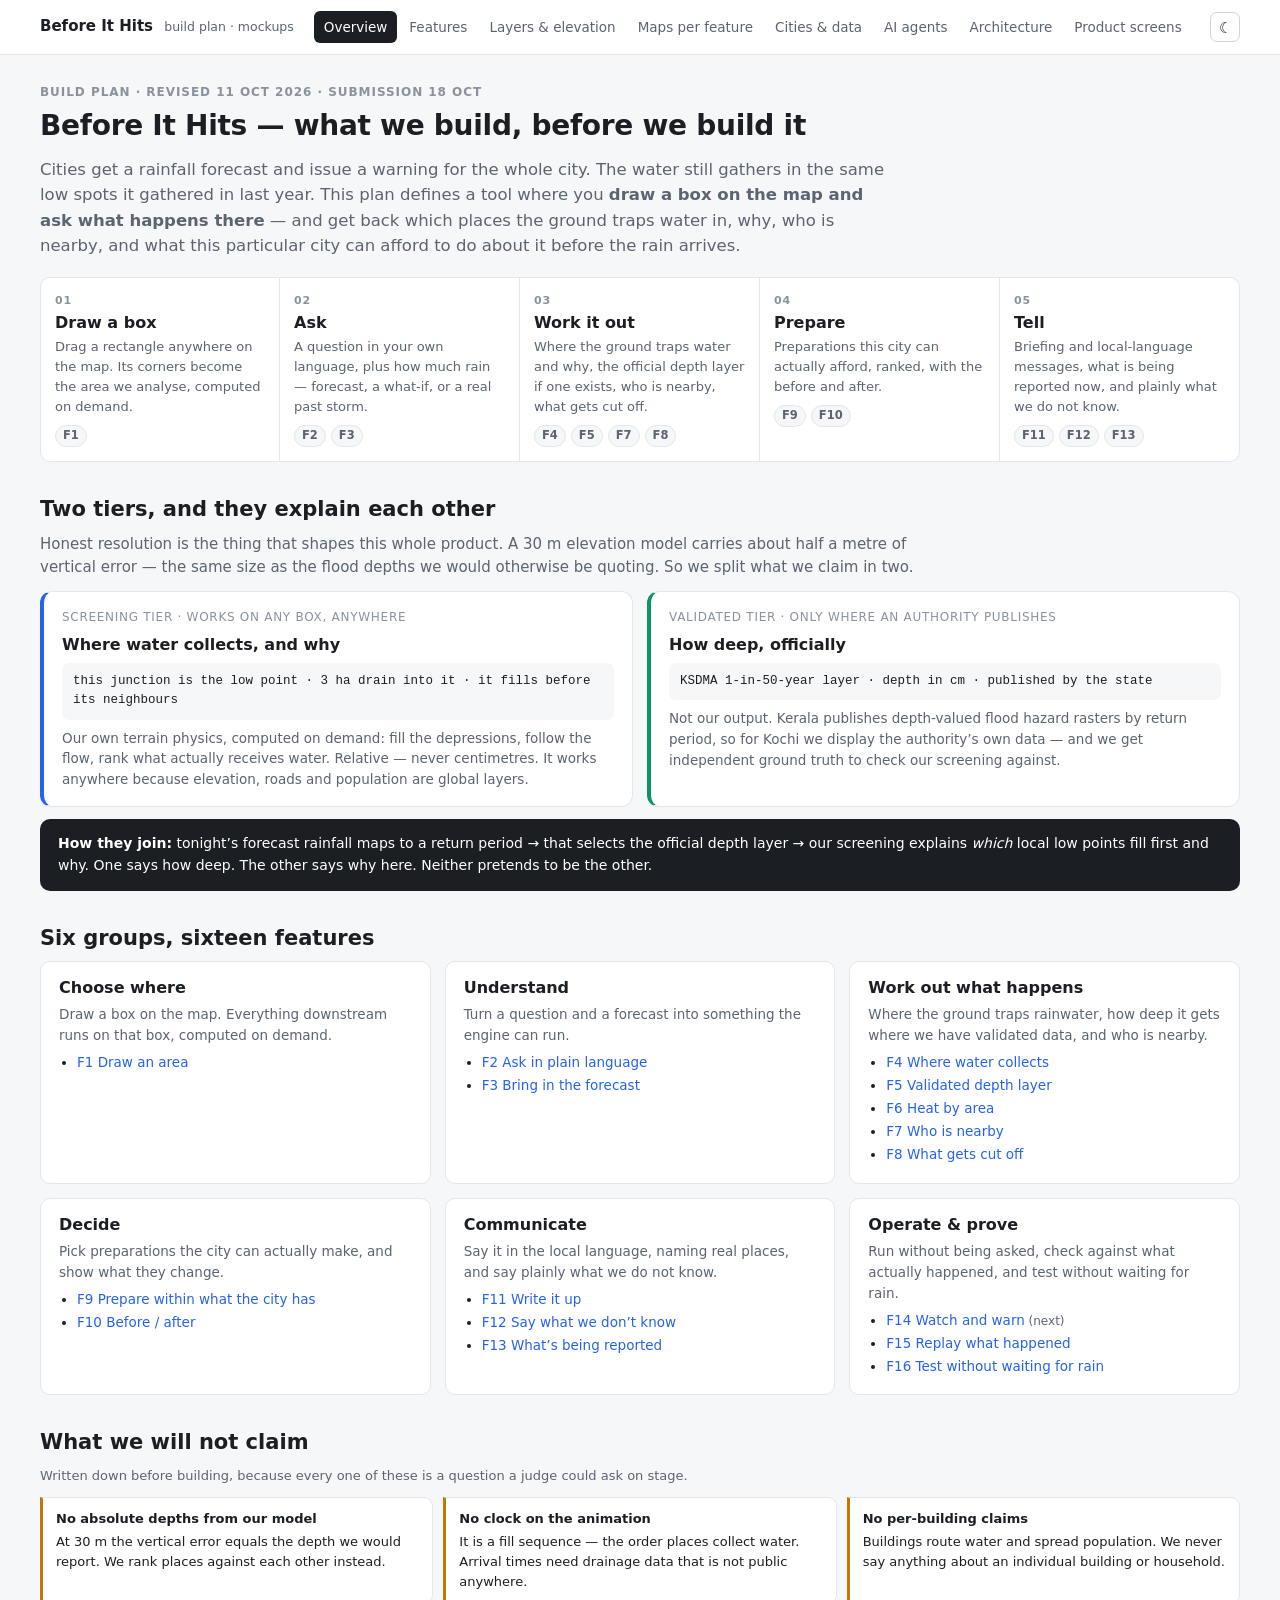
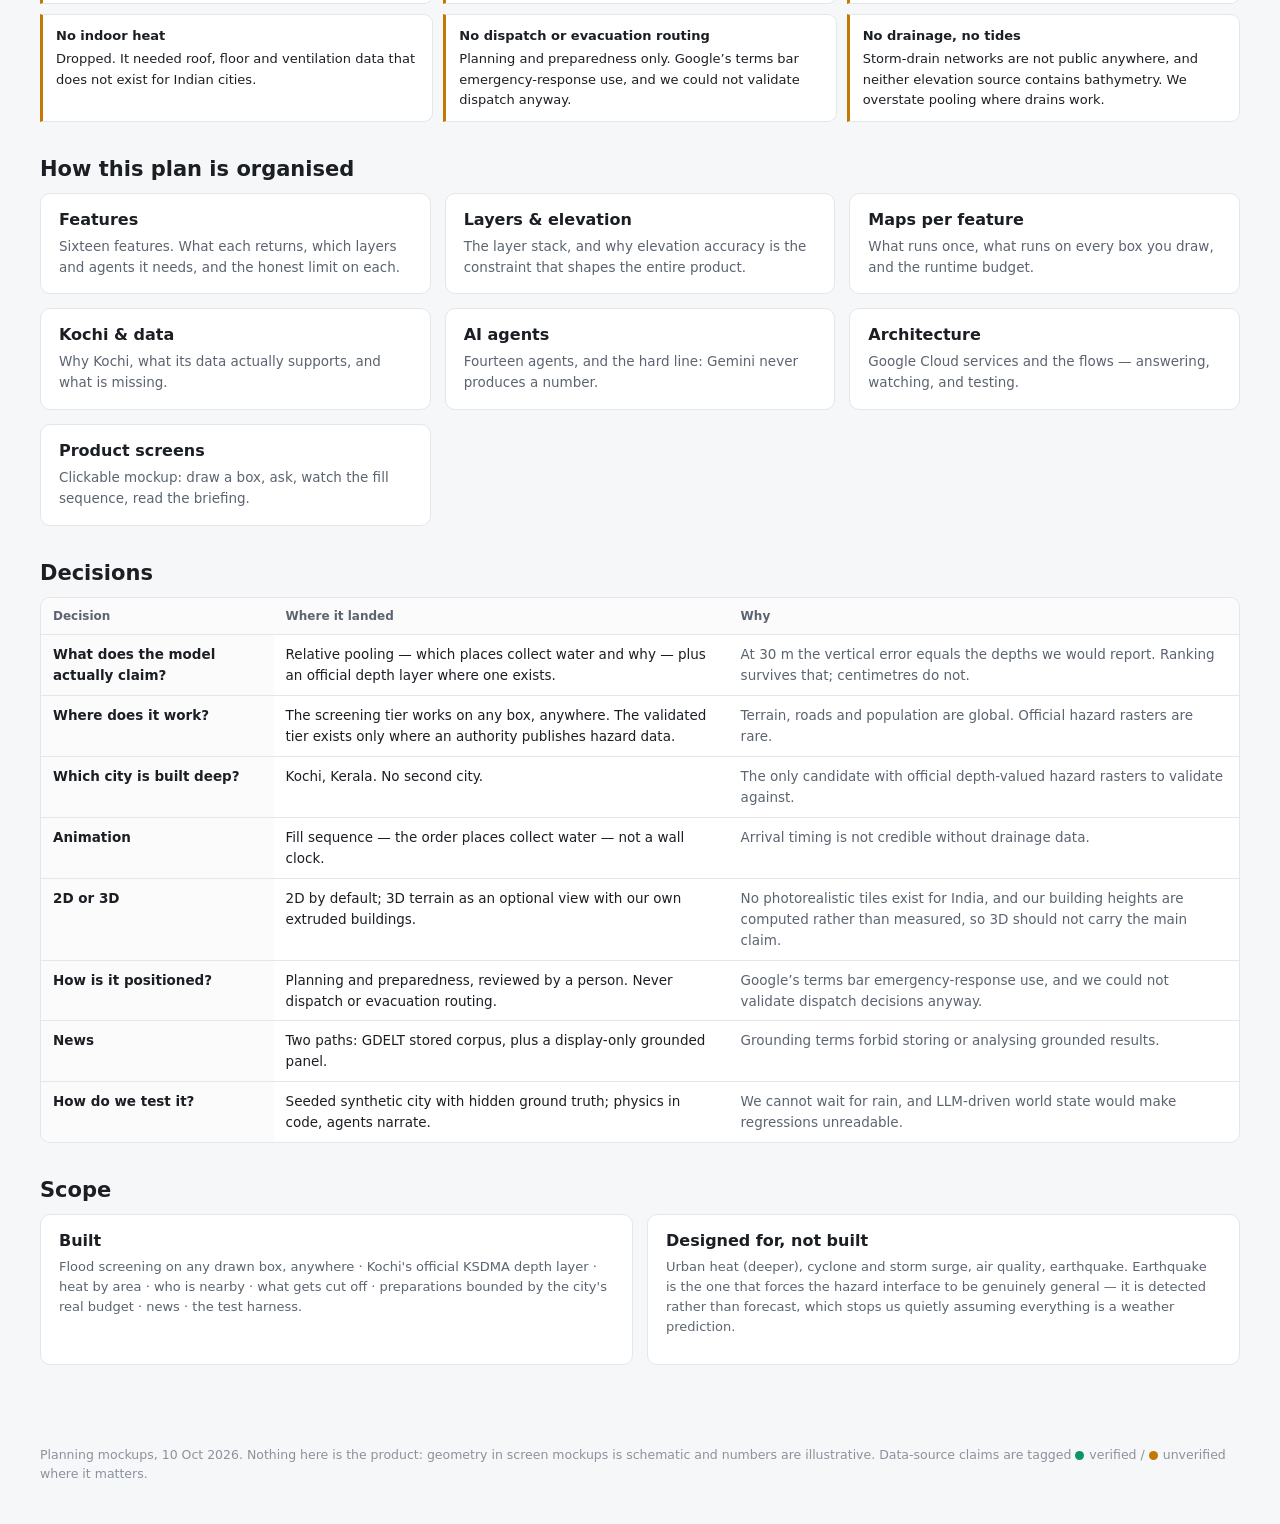
<file: plan/index.html>
<!doctype html>
<html lang="en">
<head>
<meta charset="utf-8">
<meta name="viewport" content="width=device-width, initial-scale=1">
<title>Before It Hits — build plan</title>
<script>(function(){try{var t=localStorage.getItem('biht-theme')||(matchMedia('(prefers-color-scheme: dark)').matches?'dark':'light');document.documentElement.setAttribute('data-theme',t);}catch(e){}})();</script>
<link rel="stylesheet" href="assets/style.css">
<style>
  .flow { display: grid; grid-template-columns: repeat(5, 1fr); gap: 0; margin-top: 18px; }
  .flow .stage { background: var(--card); border: 1px solid var(--line); padding: 14px; position: relative; }
  .flow .stage:first-child { border-radius: 10px 0 0 10px; }
  .flow .stage:last-child { border-radius: 0 10px 10px 0; }
  .flow .stage + .stage { border-left: 0; }
  .flow .n { font-size: 11px; font-weight: 700; color: var(--faint); letter-spacing: .08em; }
  .flow .stage h3 { margin: 4px 0 4px; }
  .flow .stage p { font-size: 13px; color: var(--muted); margin: 0; }
  .flow .stage .chips { margin-top: 8px; }
  @media (max-width: 900px) { .flow { grid-template-columns: 1fr; } .flow .stage { border-radius: 0 !important; border-left: 1px solid var(--line) !important; } }
  .tiers { display: grid; grid-template-columns: 1fr 1fr; gap: 14px; }
  @media (max-width: 860px) { .tiers { grid-template-columns: 1fr; } }
  .tier { border-radius: 12px; padding: 16px 18px; border: 1px solid var(--line); background: var(--card); }
  .tier.screen { border-left: 4px solid var(--water); }
  .tier.valid { border-left: 4px solid var(--act); }
  .tier h3 { margin-bottom: 2px; }
  .tier .where { font-size: 12px; color: var(--faint); text-transform: uppercase; letter-spacing: .06em; margin-bottom: 8px; }
  .tier .says { font-family: var(--mono); font-size: 12.5px; background: var(--bg); border-radius: 7px; padding: 9px 11px; margin: 8px 0; }
  .tier p { font-size: 13.5px; margin: 0; }
  .join { background: var(--accent-solid); color: #fff; border-radius: 10px; padding: 14px 18px; margin-top: 12px; font-size: 14px; }
  .join b { color: #fff; }
  .limits { display: grid; grid-template-columns: repeat(3, minmax(0,1fr)); gap: 10px; }
  @media (max-width: 900px) { .limits { grid-template-columns: 1fr; } }
  .limit { background: var(--card); border: 1px solid var(--line); border-left: 3px solid var(--weak); border-radius: 0 9px 9px 0; padding: 11px 13px; font-size: 13px; }
  .limit b { display: block; margin-bottom: 3px; }
  .group-card ul { margin: 6px 0 0; padding-left: 18px; font-size: 13.5px; }
  .group-card li { margin: 2px 0; }
</style>
</head>
<body>
<main class="page">
  <div class="eyebrow">Build plan · revised 11 Oct 2026 · submission 18 Oct</div>
  <h1>Before It Hits — what we build, before we build it</h1>
  <p class="lede">
    Cities get a rainfall forecast and issue a warning for the whole city. The water still gathers in the same
    low spots it gathered in last year. This plan defines a tool where you <b>draw a box on the map and ask what happens there</b> —
    and get back which places the ground traps water in, why, who is nearby, and what this particular city can afford to do about it
    before the rain arrives.
  </p>

  <div class="flow" id="flow"></div>

  <section class="section">
    <h2>Two tiers, and they explain each other</h2>
    <p class="muted" style="max-width:900px">
      Honest resolution is the thing that shapes this whole product. A 30 m elevation model carries about half a metre of
      vertical error — the same size as the flood depths we would otherwise be quoting. So we split what we claim in two.
    </p>
    <div class="tiers" id="tiers"></div>
    <div class="join" id="join"></div>
  </section>

  <section class="section">
    <h2>Six groups, sixteen features</h2>
    <div class="grid g3" id="groups"></div>
  </section>

  <section class="section">
    <h2>What we will not claim</h2>
    <p class="muted small" style="max-width:900px">Written down before building, because every one of these is a question a judge could ask on stage.</p>
    <div class="limits" id="limits"></div>
  </section>

  <section class="section">
    <h2>How this plan is organised</h2>
    <div class="grid g3" id="pages"></div>
  </section>

  <section class="section">
    <h2>Decisions</h2>
    <div class="tablewrap"><table class="t" id="decisions"></table></div>
  </section>

  <section class="section">
    <h2>Scope</h2>
    <div class="grid g2">
      <div class="card">
        <h3>Built</h3>
        <p class="small muted">Flood screening on any drawn box, anywhere · Kochi's official KSDMA depth layer · heat by area · who is nearby · what gets cut off · preparations bounded by the city's real budget · news · the test harness.</p>
      </div>
      <div class="card">
        <h3>Designed for, not built</h3>
        <p class="small muted">Urban heat (deeper), cyclone and storm surge, air quality, earthquake. Earthquake is the one that forces the hazard interface to be genuinely general — it is detected rather than forecast, which stops us quietly assuming everything is a weather prediction.</p>
      </div>
    </div>
  </section>
</main>

<script src="assets/common.js"></script>
<script src="assets/data.js"></script>
<script>
(function () {
  const { el } = UI;
  const P = PLAN;

  const stages = [
    ['01', 'Draw a box', 'Drag a rectangle anywhere on the map. Its corners become the area we analyse, computed on demand.', ['F1']],
    ['02', 'Ask', 'A question in your own language, plus how much rain — forecast, a what-if, or a real past storm.', ['F2', 'F3']],
    ['03', 'Work it out', 'Where the ground traps water and why, the official depth layer if one exists, who is nearby, what gets cut off.', ['F4', 'F5', 'F7', 'F8']],
    ['04', 'Prepare', 'Preparations this city can actually afford, ranked, with the before and after.', ['F9', 'F10']],
    ['05', 'Tell', 'Briefing and local-language messages, what is being reported now, and plainly what we do not know.', ['F11', 'F12', 'F13']],
  ];
  const flow = document.getElementById('flow');
  stages.forEach(([n, h, p, fs]) => flow.appendChild(el('div', { class: 'stage' }, [
    el('div', { class: 'n', text: n }), el('h3', { text: h }), el('p', { text: p }),
    el('div', { class: 'chips' }, fs.map((f) => el('a', { href: 'features.html#' + f, class: 'badge', text: f }))),
  ])));

  const tiers = document.getElementById('tiers');
  tiers.appendChild(el('div', { class: 'tier screen' }, [
    el('div', { class: 'where', text: 'Screening tier · works on any box, anywhere' }),
    el('h3', { text: 'Where water collects, and why' }),
    el('div', { class: 'says', text: 'this junction is the low point · 3 ha drain into it · it fills before its neighbours' }),
    el('p', { class: 'muted', text: 'Our own terrain physics, computed on demand: fill the depressions, follow the flow, rank what actually receives water. Relative — never centimetres. It works anywhere because elevation, roads and population are global layers.' }),
  ]));
  tiers.appendChild(el('div', { class: 'tier valid' }, [
    el('div', { class: 'where', text: 'Validated tier · only where an authority publishes' }),
    el('h3', { text: 'How deep, officially' }),
    el('div', { class: 'says', text: 'KSDMA 1-in-50-year layer · depth in cm · published by the state' }),
    el('p', { class: 'muted', text: 'Not our output. Kerala publishes depth-valued flood hazard rasters by return period, so for Kochi we display the authority’s own data — and we get independent ground truth to check our screening against.' }),
  ]));
  document.getElementById('join').innerHTML =
    '<b>How they join:</b> tonight’s forecast rainfall maps to a return period → that selects the official depth layer → our screening explains <i>which</i> local low points fill first and why. ' +
    'One says how deep. The other says why here. Neither pretends to be the other.';

  const g = document.getElementById('groups');
  P.groups.forEach((grp) => {
    const fs = P.features.filter((f) => f.group === grp.id);
    g.appendChild(el('div', { class: 'card group-card' }, [
      el('h3', { text: grp.name }), el('div', { class: 'sub', text: grp.desc }),
      el('ul', null, fs.map((f) => el('li', null, [
        el('a', { href: 'features.html#' + f.id, text: f.id + ' ' + f.name }),
        f.tier === 'next' ? el('span', { class: 'tiny muted', text: '  (next)' }) : null,
      ]))),
    ]));
  });

  const limits = [
    ['No absolute depths from our model', 'At 30 m the vertical error equals the depth we would report. We rank places against each other instead.'],
    ['No clock on the animation', 'It is a fill sequence — the order places collect water. Arrival times need drainage data that is not public anywhere.'],
    ['No per-building claims', 'Buildings route water and spread population. We never say anything about an individual building or household.'],
    ['No indoor heat', 'Dropped. It needed roof, floor and ventilation data that does not exist for Indian cities.'],
    ['No dispatch or evacuation routing', 'Planning and preparedness only. Google’s terms bar emergency-response use, and we could not validate dispatch anyway.'],
    ['No drainage, no tides', 'Storm-drain networks are not public anywhere, and neither elevation source contains bathymetry. We overstate pooling where drains work.'],
  ];
  const lm = document.getElementById('limits');
  limits.forEach(([h, p]) => lm.appendChild(el('div', { class: 'limit' }, [el('b', { text: h }), p])));

  const pages = [
    ['features.html', 'Features', 'Sixteen features. What each returns, which layers and agents it needs, and the honest limit on each.'],
    ['layers.html', 'Layers & elevation', 'The layer stack, and why elevation accuracy is the constraint that shapes the entire product.'],
    ['maps.html', 'Maps per feature', 'What runs once, what runs on every box you draw, and the runtime budget.'],
    ['cities.html', 'Kochi & data', 'Why Kochi, what its data actually supports, and what is missing.'],
    ['agents.html', 'AI agents', 'Fourteen agents, and the hard line: Gemini never produces a number.'],
    ['architecture.html', 'Architecture', 'Google Cloud services and the flows — answering, watching, and testing.'],
    ['screens.html', 'Product screens', 'Clickable mockup: draw a box, ask, watch the fill sequence, read the briefing.'],
  ];
  const pg = document.getElementById('pages');
  pages.forEach(([href, h, p]) => pg.appendChild(el('a', { class: 'card link', href }, [el('h3', { text: h }), el('div', { class: 'sub', text: p })])));

  const t = document.getElementById('decisions');
  t.appendChild(el('tr', null, [el('th', { text: 'Decision' }), el('th', { text: 'Where it landed' }), el('th', { text: 'Why' })]));
  P.decisions.forEach((d) => t.appendChild(el('tr', null, [
    el('td', { class: 'rowhead', text: d.q }), el('td', { text: d.rec }), el('td', { class: 'muted', text: d.why }),
  ])));
})();
</script>
</body>
</html>
</file>
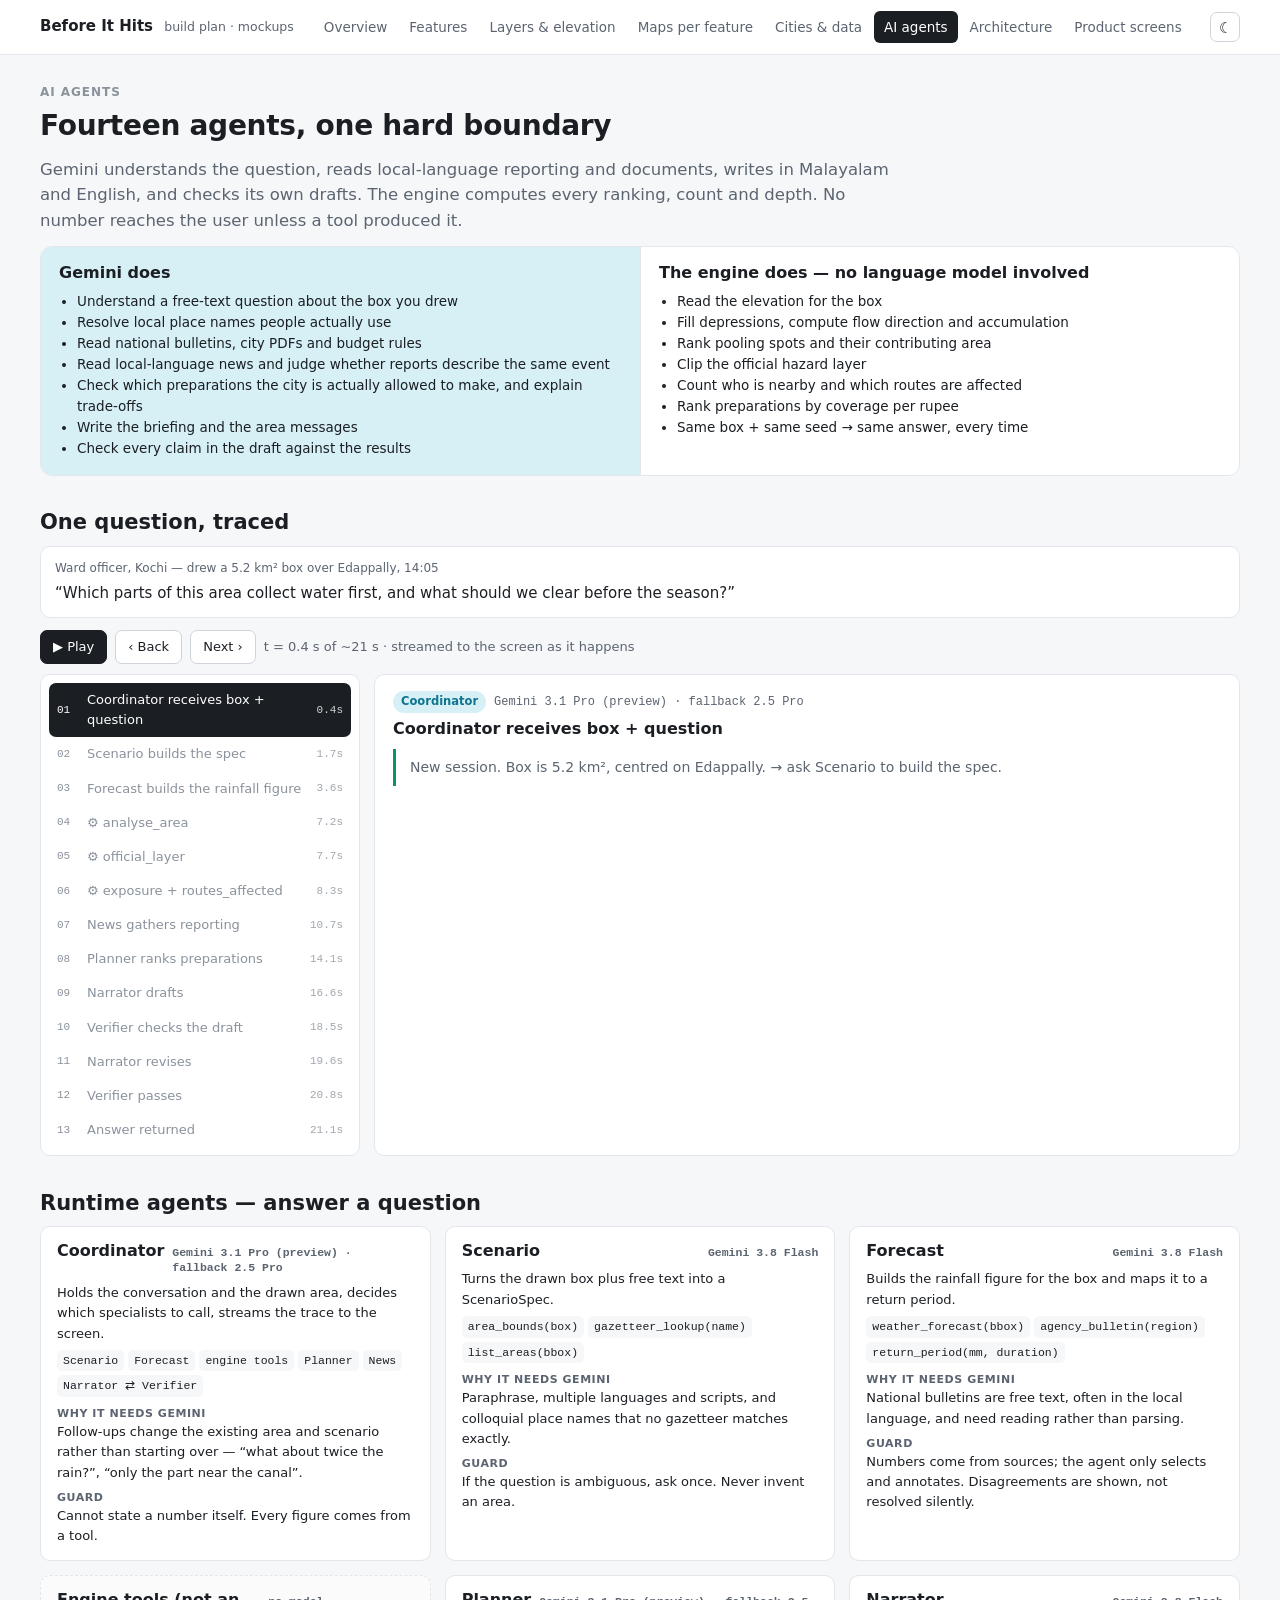
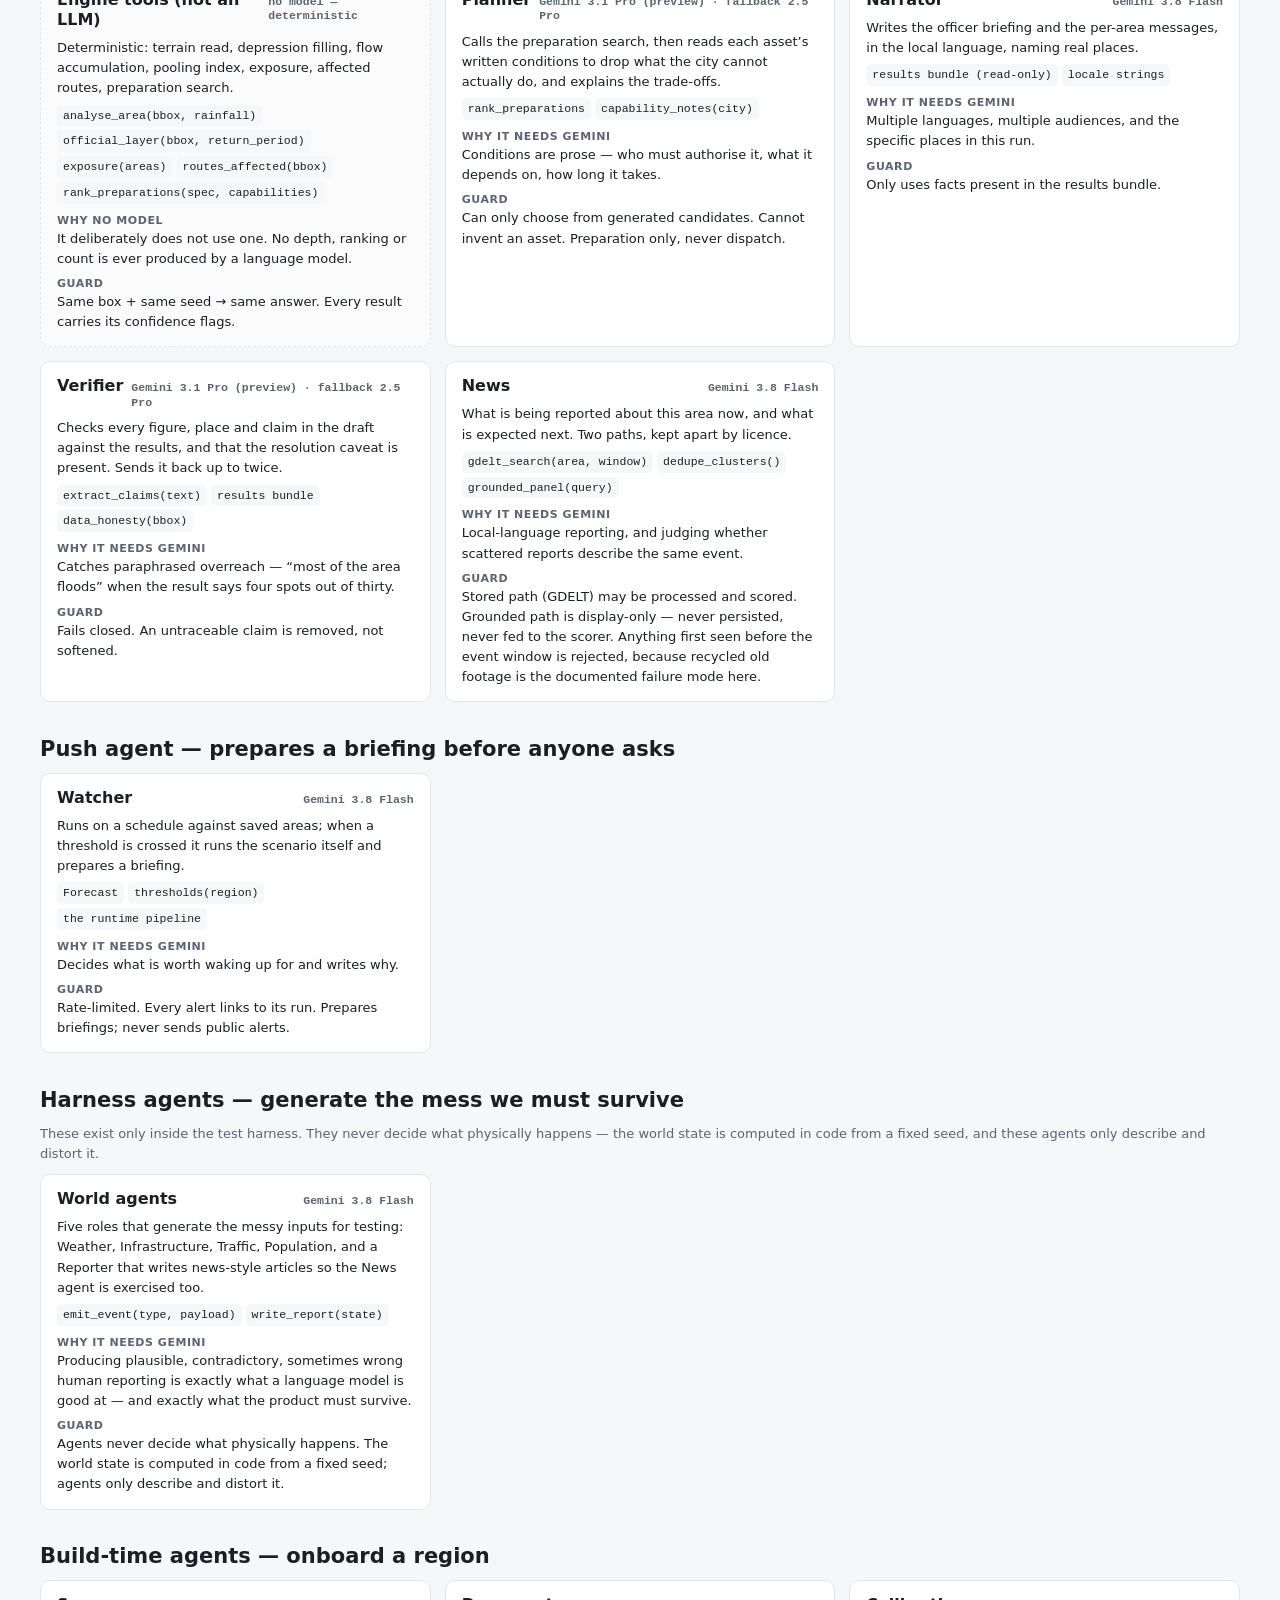
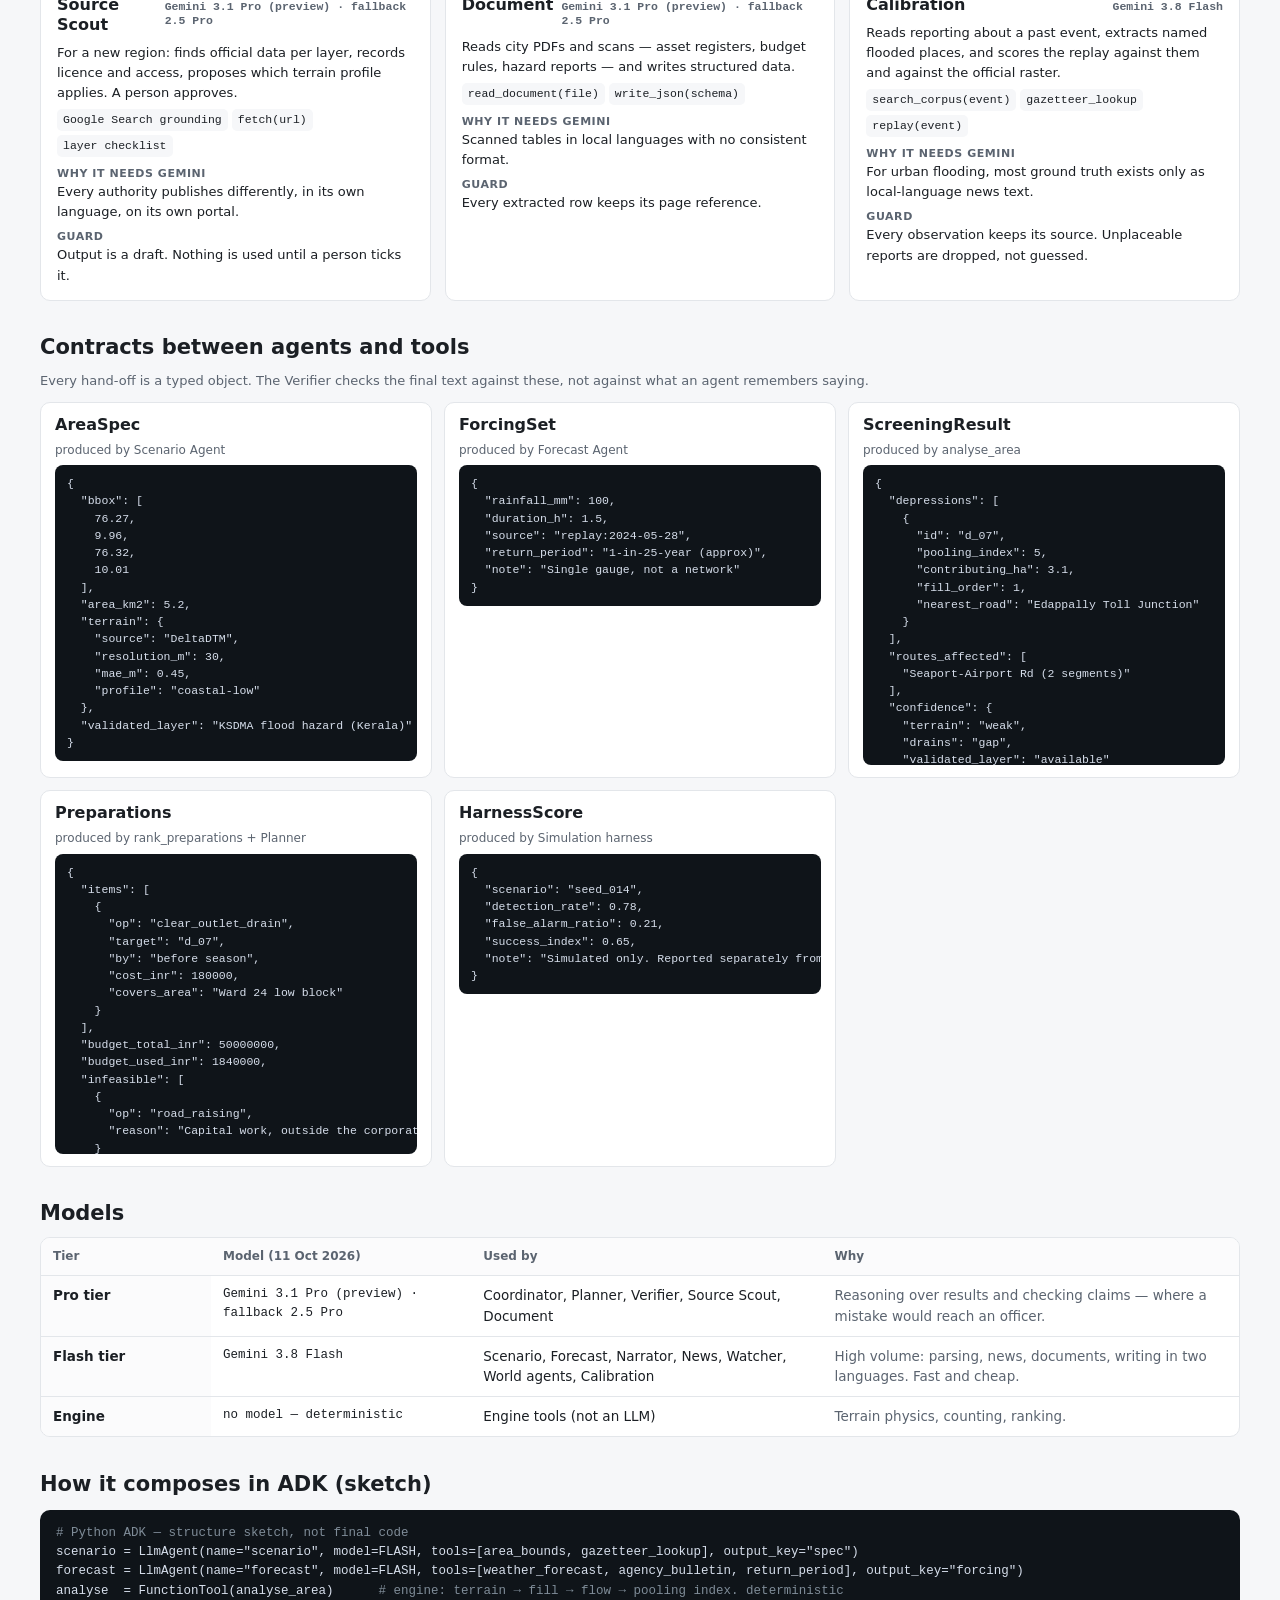
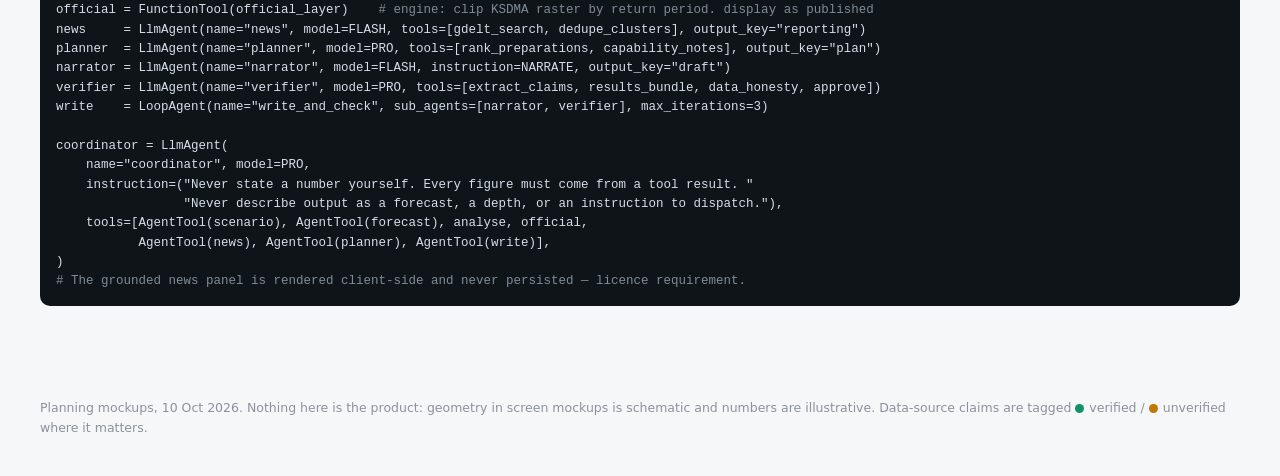
<file: plan/agents.html>
<!doctype html>
<html lang="en">
<head>
<meta charset="utf-8">
<meta name="viewport" content="width=device-width, initial-scale=1">
<title>AI agents — Before It Hits</title>
<script>(function(){try{var t=localStorage.getItem('biht-theme')||(matchMedia('(prefers-color-scheme: dark)').matches?'dark':'light');document.documentElement.setAttribute('data-theme',t);}catch(e){}})();</script>
<link rel="stylesheet" href="assets/style.css">
<style>
  .boundary { display: grid; grid-template-columns: 1fr 1fr; gap: 0; border: 1px solid var(--line); border-radius: 12px; overflow: hidden; }
  .boundary > div { padding: 16px 18px; }
  .boundary .llm { background: var(--ai-soft); }
  .boundary .eng { background: var(--card); border-left: 1px solid var(--line); }
  .boundary ul { margin: 6px 0 0; padding-left: 18px; font-size: 13.5px; }
  @media (max-width: 800px) { .boundary { grid-template-columns: 1fr; } .boundary .eng { border-left: 0; border-top: 1px solid var(--line); } }
  .trace { display: grid; grid-template-columns: 320px 1fr; gap: 14px; }
  @media (max-width: 900px) { .trace { grid-template-columns: 1fr; } }
  .tsteps { background: var(--card); border: 1px solid var(--line); border-radius: 10px; padding: 8px; max-height: 560px; overflow: auto; }
  .tstep { display: grid; grid-template-columns: 22px 1fr auto; gap: 8px; align-items: center; padding: 7px 8px; border-radius: 7px; font-size: 13px; cursor: pointer; color: var(--faint); }
  .tstep.done { color: var(--ink); }
  .tstep.cur { background: var(--accent-solid); color: #fff; }
  .tstep .n { font-family: var(--mono); font-size: 11px; }
  .tstep .t { font-family: var(--mono); font-size: 11px; opacity: .8; }
  .tdetail { background: var(--card); border: 1px solid var(--line); border-radius: 10px; padding: 16px 18px; min-height: 440px; }
  .tdetail .who { display: flex; align-items: center; gap: 8px; margin-bottom: 6px; }
  .tdetail pre { background: #0f1419; color: #d6deeb; border-radius: 8px; padding: 12px 14px; font: 12px/1.5 var(--mono); overflow: auto; white-space: pre-wrap; margin: 8px 0; }
  .tdetail .call { font-family: var(--mono); font-size: 12.5px; background: var(--ai-soft); color: var(--ai); padding: 6px 9px; border-radius: 6px; display: inline-block; margin: 2px 0; }
  .tdetail .call.eng { background: var(--bg); color: var(--ink); }
  .tctl { display: flex; gap: 8px; align-items: center; margin-bottom: 10px; flex-wrap: wrap; }
  .q-box { background: var(--card); border: 1px solid var(--line); border-radius: 10px; padding: 12px 14px; margin-bottom: 12px; font-size: 15px; }
  .q-box .ctx { font-size: 12px; color: var(--muted); display: block; margin-bottom: 4px; }
  .acard { background: var(--card); border: 1px solid var(--line); border-radius: 10px; padding: 14px 16px; scroll-margin-top: 70px; }
  .acard h3 { display: flex; justify-content: space-between; gap: 8px; align-items: baseline; }
  .acard .model { font-size: 11.5px; color: var(--muted); font-family: var(--mono); }
  .acard .tools { display: flex; flex-wrap: wrap; gap: 4px; margin: 6px 0 8px; }
  .acard .tools code { background: var(--bg); border-radius: 5px; padding: 2px 6px; font-size: 11.5px; }
  .acard .row { font-size: 13px; margin-top: 6px; }
  .acard .row b { display: block; font-size: 11px; text-transform: uppercase; letter-spacing: .05em; color: var(--muted); }
  .acard.none { background: var(--card-alt); border-style: dashed; }
  pre.code { background: #0f1419; color: #d6deeb; border-radius: 10px; padding: 14px 16px; font: 12.5px/1.55 var(--mono); overflow: auto; }
  pre.code .c { color: #7f8c98; }
  .contracts { display: grid; grid-template-columns: repeat(auto-fill, minmax(340px, 1fr)); gap: 12px; }
  .contracts pre { margin: 6px 0 0; background: #0f1419; color: #d6deeb; border-radius: 8px; padding: 10px 12px; font: 11.5px/1.5 var(--mono); overflow: auto; max-height: 300px; }
</style>
</head>
<body>
<main class="page">
  <div class="eyebrow">AI agents</div>
  <h1>Fourteen agents, one hard boundary</h1>
  <p class="lede">Gemini understands the question, reads local-language reporting and documents, writes in Malayalam and English, and checks its own drafts. The engine computes every ranking, count and depth. No number reaches the user unless a tool produced it.</p>

  <div class="boundary">
    <div class="llm">
      <h3>Gemini does</h3>
      <ul>
        <li>Understand a free-text question about the box you drew</li>
        <li>Resolve local place names people actually use</li>
        <li>Read national bulletins, city PDFs and budget rules</li>
        <li>Read local-language news and judge whether reports describe the same event</li>
        <li>Check which preparations the city is actually allowed to make, and explain trade-offs</li>
        <li>Write the briefing and the area messages</li>
        <li>Check every claim in the draft against the results</li>
      </ul>
    </div>
    <div class="eng">
      <h3>The engine does — no language model involved</h3>
      <ul>
        <li>Read the elevation for the box</li>
        <li>Fill depressions, compute flow direction and accumulation</li>
        <li>Rank pooling spots and their contributing area</li>
        <li>Clip the official hazard layer</li>
        <li>Count who is nearby and which routes are affected</li>
        <li>Rank preparations by coverage per rupee</li>
        <li>Same box + same seed → same answer, every time</li>
      </ul>
    </div>
  </div>

  <h2>One question, traced</h2>
  <div class="q-box">
    <span class="ctx">Ward officer, Kochi — drew a 5.2 km² box over Edappally, 14:05</span>
    “Which parts of this area collect water first, and what should we clear before the season?”
  </div>
  <div class="tctl">
    <button class="btn primary" id="play">▶ Play</button>
    <button class="btn" id="prev">‹ Back</button>
    <button class="btn" id="next">Next ›</button>
    <span class="small muted" id="clock"></span>
  </div>
  <div class="trace">
    <div class="tsteps" id="tsteps"></div>
    <div class="tdetail" id="tdetail"></div>
  </div>

  <h2>Runtime agents — answer a question</h2>
  <div class="grid g3" id="runtime"></div>
  <h2>Push agent — prepares a briefing before anyone asks</h2>
  <div class="grid g3" id="push"></div>
  <h2>Harness agents — generate the mess we must survive</h2>
  <p class="muted small">These exist only inside the test harness. They never decide what physically happens — the world state is computed in code from a fixed seed, and these agents only describe and distort it.</p>
  <div class="grid g3" id="harness"></div>
  <h2>Build-time agents — onboard a region</h2>
  <div class="grid g3" id="build"></div>

  <h2>Contracts between agents and tools</h2>
  <p class="muted small">Every hand-off is a typed object. The Verifier checks the final text against these, not against what an agent remembers saying.</p>
  <div class="contracts" id="contracts"></div>

  <h2>Models</h2>
  <div class="tablewrap"><table class="t" id="models"></table></div>

  <h2>How it composes in ADK (sketch)</h2>
  <pre class="code"><span class="c"># Python ADK — structure sketch, not final code</span>
scenario = LlmAgent(name="scenario", model=FLASH, tools=[area_bounds, gazetteer_lookup], output_key="spec")
forecast = LlmAgent(name="forecast", model=FLASH, tools=[weather_forecast, agency_bulletin, return_period], output_key="forcing")
analyse  = FunctionTool(analyse_area)      <span class="c"># engine: terrain → fill → flow → pooling index. deterministic</span>
official = FunctionTool(official_layer)    <span class="c"># engine: clip KSDMA raster by return period. display as published</span>
news     = LlmAgent(name="news", model=FLASH, tools=[gdelt_search, dedupe_clusters], output_key="reporting")
planner  = LlmAgent(name="planner", model=PRO, tools=[rank_preparations, capability_notes], output_key="plan")
narrator = LlmAgent(name="narrator", model=FLASH, instruction=NARRATE, output_key="draft")
verifier = LlmAgent(name="verifier", model=PRO, tools=[extract_claims, results_bundle, data_honesty, approve])
write    = LoopAgent(name="write_and_check", sub_agents=[narrator, verifier], max_iterations=3)

coordinator = LlmAgent(
    name="coordinator", model=PRO,
    instruction=("Never state a number yourself. Every figure must come from a tool result. "
                 "Never describe output as a forecast, a depth, or an instruction to dispatch."),
    tools=[AgentTool(scenario), AgentTool(forecast), analyse, official,
           AgentTool(news), AgentTool(planner), AgentTool(write)],
)
<span class="c"># The grounded news panel is rendered client-side and never persisted — licence requirement.</span></pre>
</main>

<script src="assets/common.js"></script>
<script src="assets/data.js"></script>
<script>
(function () {
  const { el, byId } = UI;
  const P = PLAN;
  const MODEL = {
    pro: 'Gemini 3.1 Pro (preview) · fallback 2.5 Pro',
    flash: 'Gemini 3.8 Flash',
    none: 'no model — deterministic',
  };

  const STEPS = [
    { a: 'A1', t: 0.4, title: 'Coordinator receives box + question', calls: [], out: 'New session. Box is 5.2 km², centred on Edappally. → ask Scenario to build the spec.' },
    { a: 'A2', t: 1.3, title: 'Scenario builds the spec', calls: ['area_bounds(box) → 76.27,9.96 → 76.32,10.01', 'gazetteer_lookup("Edappally") → confirms the box covers it'],
      json: { bbox: [76.27, 9.96, 76.32, 10.01], area_km2: 5.2, hazard: 'flood', mode: 'forecast', terrain: { source: 'DeltaDTM', profile: 'coastal-low', mae_m: 0.45 }, validated_layer: 'KSDMA (Kerala)', audience: 'officer' } },
    { a: 'A3', t: 1.9, title: 'Forecast builds the rainfall figure', calls: ['weather_forecast(bbox, 48h)', 'return_period(92mm, 2h) → ~1-in-25-year'],
      out: 'Expected peak ~92 mm in 2 h. Closest KSDMA return period: 1-in-25-year. Both the figure and the mapping are shown to the user — we do not silently pick one.' },
    { a: 'A4', t: 3.6, eng: true, title: 'analyse_area', calls: ['analyse_area(bbox, rainfall)'],
      out: 'Windowed terrain read 2.4 s · resample to 10 m (228×241 cells) · burn buildings and roads · fill depressions 0.4 s · rank by contributing area. 31 depressions found; 6 at pooling index 5. Confidence: terrain weak, drains gap.' },
    { a: 'A4', t: 0.5, eng: true, title: 'official_layer', calls: ['official_layer(bbox, "1-in-25-year")'],
      out: 'KSDMA raster clipped to the box and displayed as published. Four of our six top-ranked spots fall inside its high-depth zone — shown side by side, not merged.' },
    { a: 'A4', t: 0.6, eng: true, title: 'exposure + routes_affected', calls: ['exposure(areas)', 'routes_affected(bbox)'],
      out: 'About 900 residents in the two worst-affected wards. Two segments of the Seaport–Airport road cross top-ranked pooling spots.' },
    { a: 'A13', t: 2.4, title: 'News gathers reporting', calls: ['gdelt_search("Edappally OR Kochi flood", 72h)', 'dedupe_clusters() → 3 clusters from 11 articles'],
      out: '3 distinct story clusters. One cluster rejected: first seen Aug 2018, resurfacing now — exactly the recycled-footage failure mode. Grounded live panel rendered separately and never stored.' },
    { a: 'A5', t: 3.4, title: 'Planner ranks preparations', calls: ['rank_preparations(results, capabilities)', 'capability_notes("kochi")'],
      out: '9 candidates → 5 chosen within the ₹5 crore preparedness line. Top: clear the outlet drain serving the highest-ranked pooling spot. Dropped: road raising — capital work, outside this budget line.' },
    { a: 'A6', t: 2.5, title: 'Narrator drafts', calls: ['results bundle (read-only)'], out: 'Officer briefing in English; area messages in Malayalam naming Edappally and the junction.' },
    { a: 'A7', t: 1.9, title: 'Verifier checks the draft', calls: ['extract_claims(draft) → 19 claims'],
      out: '18 trace cleanly. One fails: the draft wrote “water will reach 40 cm here”, which our model never produced — that figure only exists in the KSDMA layer for a different return period. → sent back.', fail: true },
    { a: 'A6', t: 1.1, title: 'Narrator revises', calls: [], out: '“This junction is the first place water collects in the area — about 3 hectares drain into it.” No depth claimed from our own model.' },
    { a: 'A7', t: 1.2, title: 'Verifier passes', calls: ['extract_claims(draft) → 19 claims'], out: '19 of 19 traced. Screening caveat present. Drainage-gap note present. → approved.' },
    { a: 'A1', t: 0.3, title: 'Answer returned', calls: [], out: 'Map layers (pooling spots, fill order, official layer, affected routes), preparations with before/after, briefing, messages. Full trace saved.' },
  ];

  const A = byId(P.agents);
  let cur = -1, timer = null;
  const tsteps = document.getElementById('tsteps'), det = document.getElementById('tdetail');
  const total = STEPS.reduce((s, x) => s + x.t, 0);

  function drawList() {
    tsteps.innerHTML = '';
    let acc = 0;
    STEPS.forEach((s, i) => {
      acc += s.t;
      tsteps.appendChild(el('div', { class: 'tstep' + (i < cur ? ' done' : '') + (i === cur ? ' cur' : ''), onclick: () => { stop(); go(i); } }, [
        el('span', { class: 'n', text: String(i + 1).padStart(2, '0') }),
        el('span', { text: (s.eng ? '⚙ ' : '') + s.title }),
        el('span', { class: 't', text: acc.toFixed(1) + 's' }),
      ]));
    });
  }
  function go(i) {
    cur = Math.max(-1, Math.min(STEPS.length - 1, i));
    drawList();
    if (cur < 0) { det.innerHTML = '<p class="muted">Press play, or click a step.</p>'; document.getElementById('clock').textContent = ''; return; }
    const s = STEPS[cur], a = A[s.a];
    const acc = STEPS.slice(0, cur + 1).reduce((x, y) => x + y.t, 0);
    document.getElementById('clock').textContent = `t = ${acc.toFixed(1)} s of ~${total.toFixed(0)} s · streamed to the screen as it happens`;
    det.innerHTML = '';
    det.appendChild(el('div', { class: 'who' }, [
      el('span', { class: 'badge ' + (s.eng ? '' : 'ai'), text: a.name }),
      el('span', { class: 'tiny muted mono', text: MODEL[a.tier] }),
    ]));
    det.appendChild(el('h3', { text: s.title }));
    s.calls.forEach((c) => det.appendChild(el('div', null, el('span', { class: 'call' + (s.eng ? ' eng' : ''), text: c }))));
    if (s.json) det.appendChild(el('pre', { text: JSON.stringify(s.json, null, 2) }));
    if (s.out) det.appendChild(el('div', { class: 'note ' + (s.fail ? 'stop' : 'go'), style: 'margin-top:10px', text: s.out }));
  }
  function stop() { clearInterval(timer); timer = null; document.getElementById('play').textContent = '▶ Play'; }
  document.getElementById('play').onclick = () => {
    if (timer) return stop();
    if (cur >= STEPS.length - 1) cur = -1;
    document.getElementById('play').textContent = '❚❚ Pause';
    go(cur + 1);
    timer = setInterval(() => { if (cur >= STEPS.length - 1) return stop(); go(cur + 1); }, 1600);
  };
  document.getElementById('next').onclick = () => { stop(); go(cur + 1); };
  document.getElementById('prev').onclick = () => { stop(); go(cur - 1); };
  go(0);

  function card(a) {
    return el('div', { class: 'acard' + (a.tier === 'none' ? ' none' : ''), id: a.id }, [
      el('h3', null, [el('span', { text: a.name }), el('span', { class: 'model', text: MODEL[a.tier] })]),
      el('div', { class: 'small', text: a.role }),
      el('div', { class: 'tools' }, a.tools.map((t) => el('code', { text: t }))),
      el('div', { class: 'row' }, [el('b', { text: a.tier === 'none' ? 'Why no model' : 'Why it needs Gemini' }), a.whyLLM]),
      el('div', { class: 'row' }, [el('b', { text: 'Guard' }), a.guard]),
    ]);
  }
  const bucket = { runtime: 'runtime', push: 'push', harness: 'harness', build: 'build' };
  P.agents.forEach((a) => document.getElementById(bucket[a.when] || 'build').appendChild(card(a)));

  const ct = document.getElementById('contracts');
  P.contracts.forEach((c) => ct.appendChild(el('div', { class: 'card tight' }, [
    el('h3', { text: c.name }), el('div', { class: 'tiny muted', text: 'produced by ' + c.from }),
    el('pre', { text: JSON.stringify(c.json, null, 2) }),
  ])));

  const mt = document.getElementById('models');
  mt.appendChild(el('tr', null, [el('th', { text: 'Tier' }), el('th', { text: 'Model (11 Oct 2026)' }), el('th', { text: 'Used by' }), el('th', { text: 'Why' })]));
  [
    ['pro', 'Reasoning over results and checking claims — where a mistake would reach an officer.'],
    ['flash', 'High volume: parsing, news, documents, writing in two languages. Fast and cheap.'],
    ['none', 'Terrain physics, counting, ranking.'],
  ].forEach(([t, why]) => mt.appendChild(el('tr', null, [
    el('td', { class: 'rowhead', text: t === 'none' ? 'Engine' : t === 'pro' ? 'Pro tier' : 'Flash tier' }),
    el('td', { class: 'mono', text: MODEL[t] }),
    el('td', { text: P.agents.filter((a) => a.tier === t).map((a) => a.name).join(', ') }),
    el('td', { class: 'muted', text: why }),
  ])));
})();
</script>
</body>
</html>
</file>
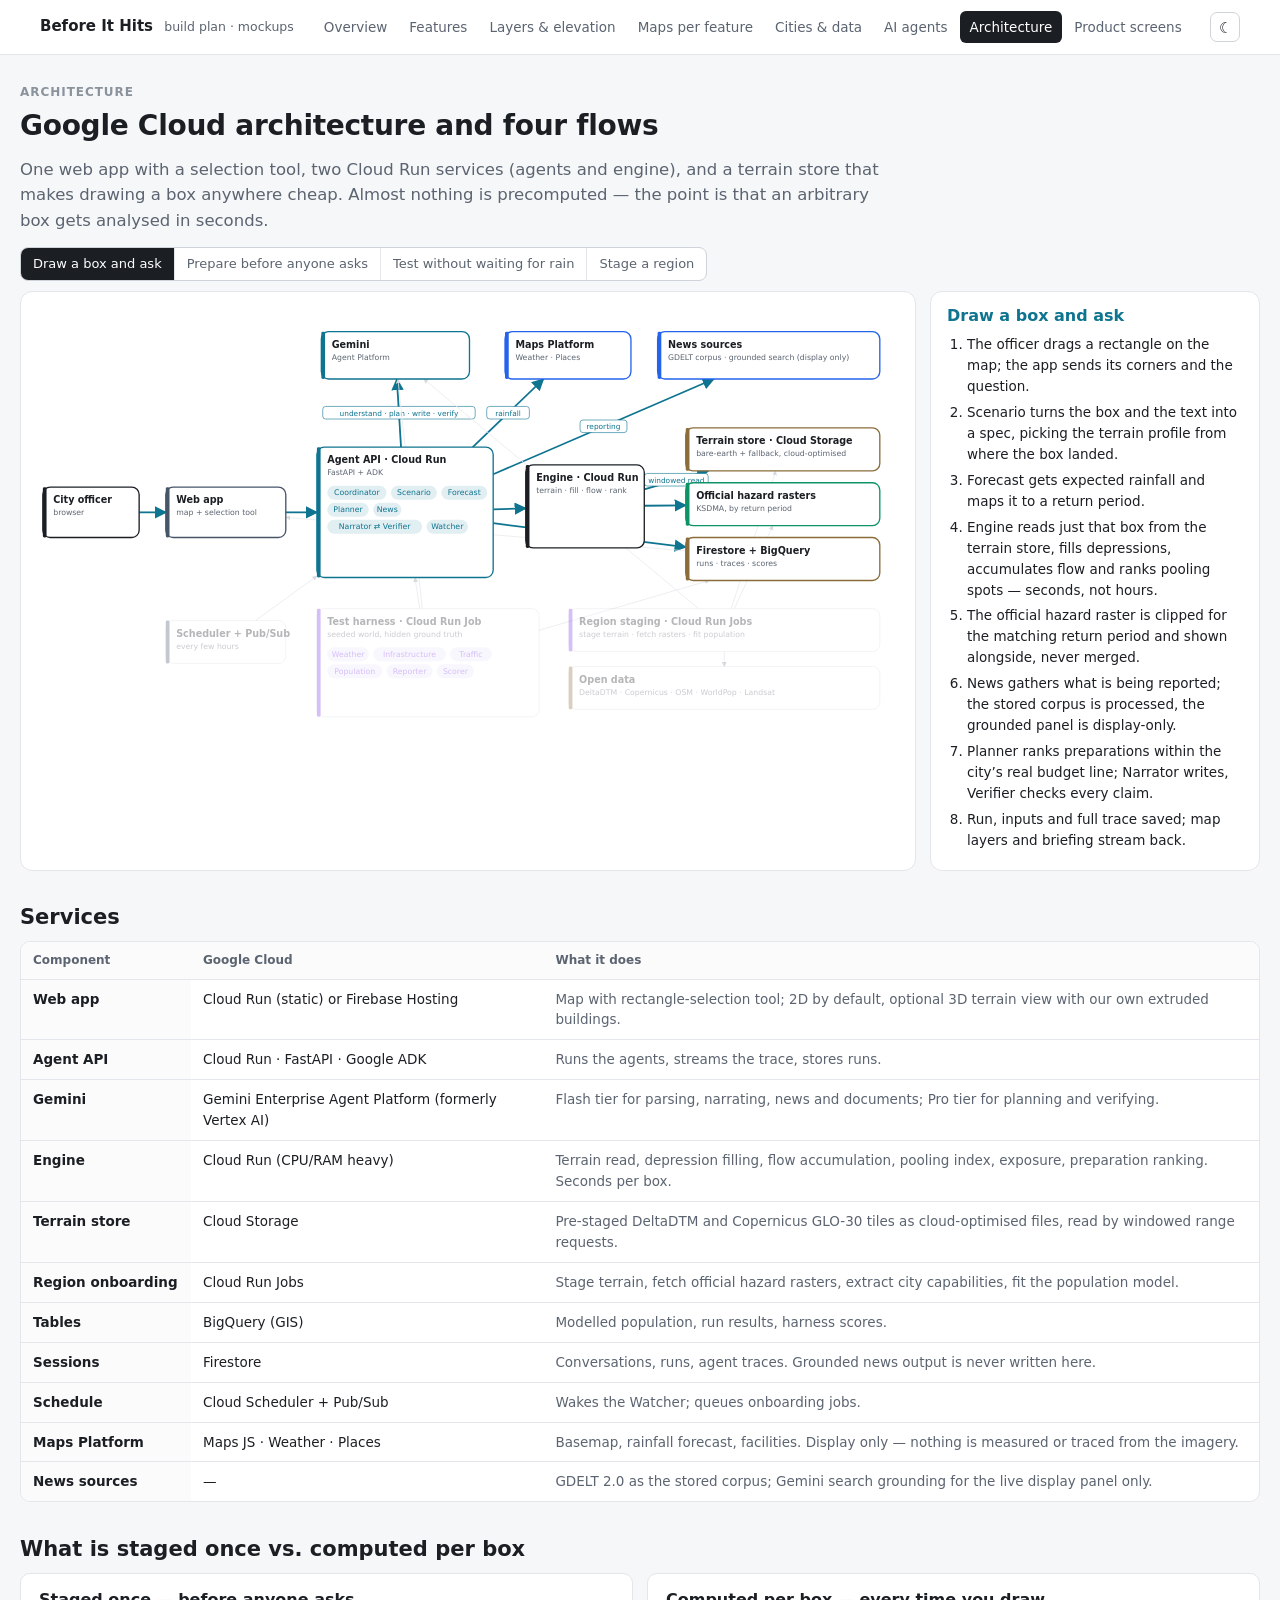
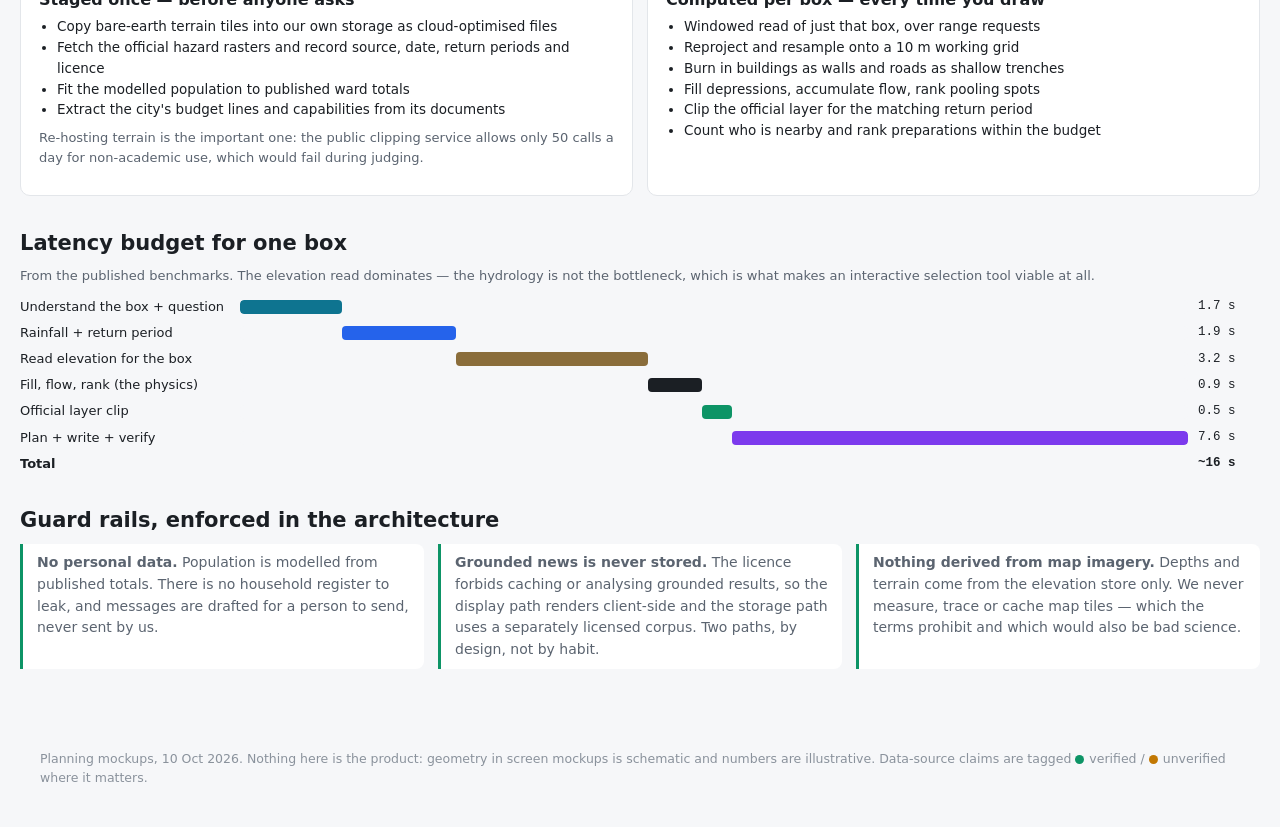
<file: plan/architecture.html>
<!doctype html>
<html lang="en">
<head>
<meta charset="utf-8">
<meta name="viewport" content="width=device-width, initial-scale=1">
<title>Architecture — Before It Hits</title>
<script>(function(){try{var t=localStorage.getItem('biht-theme')||(matchMedia('(prefers-color-scheme: dark)').matches?'dark':'light');document.documentElement.setAttribute('data-theme',t);}catch(e){}})();</script>
<link rel="stylesheet" href="assets/style.css">
<style>
  .arch { display: grid; grid-template-columns: 1fr 330px; gap: 14px; }
  @media (max-width: 1100px) { .arch { grid-template-columns: 1fr; } }
  /* Light island: the diagram's colours are tuned for a light canvas. */
  .diagram {
    --ink: #1b1f24; --muted: #5b6470; --faint: #8a929c; --line: #e3e6ea; --line-strong: #cfd4da;
    --card: #ffffff; --card-alt: #fbfbfc; background: #fff; color: var(--ink);
    border: 1px solid var(--line); border-radius: 12px; padding: 10px;
  }
  .diagram svg { width: 100%; height: auto; display: block; }
  .flowsteps { background: var(--card); border: 1px solid var(--line); border-radius: 12px; padding: 14px 16px; font-size: 13.5px; }
  .flowsteps ol { margin: 8px 0 0; padding-left: 20px; }
  .flowsteps li { margin: 5px 0; }
  .split { display: grid; grid-template-columns: 1fr 1fr; gap: 14px; }
  @media (max-width: 800px) { .split { grid-template-columns: 1fr; } }
  .split ul { margin: 6px 0 0; padding-left: 18px; font-size: 13.5px; }
  pre.tree { background: #0f1419; color: #d6deeb; border-radius: 10px; padding: 14px 16px; font: 12.5px/1.6 var(--mono); overflow: auto; }
  pre.tree .c { color: #7f8c98; }
  .bars { display: grid; gap: 6px; }
  .bar { display: grid; grid-template-columns: 210px 1fr 62px; gap: 10px; align-items: center; font-size: 13px; }
  .bar .track { background: var(--bg); border-radius: 4px; height: 14px; position: relative; overflow: hidden; }
  .bar .fill { position: absolute; top: 0; bottom: 0; border-radius: 4px; }
</style>
</head>
<body>
<main class="page wide">
  <div class="eyebrow">Architecture</div>
  <h1>Google Cloud architecture and four flows</h1>
  <p class="lede">One web app with a selection tool, two Cloud Run services (agents and engine), and a terrain store that makes drawing a box anywhere cheap. Almost nothing is precomputed — the point is that an arbitrary box gets analysed in seconds.</p>

  <div style="margin:14px 0 10px" id="flowSeg"></div>
  <div class="arch">
    <div class="diagram"><svg id="arch" viewBox="0 0 1180 620"></svg></div>
    <div class="flowsteps" id="flowSteps"></div>
  </div>

  <h2>Services</h2>
  <div class="tablewrap"><table class="t" id="services"></table></div>

  <h2>What is staged once vs. computed per box</h2>
  <div class="split">
    <div class="card">
      <h3>Staged once — before anyone asks</h3>
      <ul>
        <li>Copy bare-earth terrain tiles into our own storage as cloud-optimised files</li>
        <li>Fetch the official hazard rasters and record source, date, return periods and licence</li>
        <li>Fit the modelled population to published ward totals</li>
        <li>Extract the city's budget lines and capabilities from its documents</li>
      </ul>
      <p class="small muted" style="margin-top:8px">Re-hosting terrain is the important one: the public clipping service allows only 50 calls a day for non-academic use, which would fail during judging.</p>
    </div>
    <div class="card">
      <h3>Computed per box — every time you draw</h3>
      <ul>
        <li>Windowed read of just that box, over range requests</li>
        <li>Reproject and resample onto a 10 m working grid</li>
        <li>Burn in buildings as walls and roads as shallow trenches</li>
        <li>Fill depressions, accumulate flow, rank pooling spots</li>
        <li>Clip the official layer for the matching return period</li>
        <li>Count who is nearby and rank preparations within the budget</li>
      </ul>
    </div>
  </div>

  <h2>Latency budget for one box</h2>
  <p class="muted small">From the published benchmarks. The elevation read dominates — the hydrology is not the bottleneck, which is what makes an interactive selection tool viable at all.</p>
  <div class="bars" id="bars"></div>

  <h2>Guard rails, enforced in the architecture</h2>
  <div class="grid g3">
    <div class="note go"><b>No personal data.</b> Population is modelled from published totals. There is no household register to leak, and messages are drafted for a person to send, never sent by us.</div>
    <div class="note go"><b>Grounded news is never stored.</b> The licence forbids caching or analysing grounded results, so the display path renders client-side and the storage path uses a separately licensed corpus. Two paths, by design, not by habit.</div>
    <div class="note go"><b>Nothing derived from map imagery.</b> Depths and terrain come from the elevation store only. We never measure, trace or cache map tiles — which the terms prohibit and which would also be bad science.</div>
  </div>
</main>

<script src="assets/common.js"></script>
<script src="assets/data.js"></script>
<script>
(function () {
  const { el, svg, seg } = UI;
  const P = PLAN;

  const N = {
    user:   { x: 16,  y: 250, w: 130, h: 68, t: 'City officer', s: 'browser', c: '#1b1f24' },
    web:    { x: 182, y: 250, w: 162, h: 68, t: 'Web app', s: 'map + selection tool', c: '#475569' },
    api:    { x: 386, y: 196, w: 238, h: 176, t: 'Agent API · Cloud Run', s: 'FastAPI + ADK', c: '#0e7490',
              chips: ['Coordinator', 'Scenario', 'Forecast', 'Planner', 'News', 'Narrator ⇄ Verifier', 'Watcher'] },
    gem:    { x: 392, y: 40,  w: 200, h: 64, t: 'Gemini', s: 'Agent Platform', c: '#0e7490' },
    ext:    { x: 640, y: 40,  w: 170, h: 64, t: 'Maps Platform', s: 'Weather · Places', c: '#2563eb' },
    news:   { x: 846, y: 40,  w: 300, h: 64, t: 'News sources', s: 'GDELT corpus · grounded search (display only)', c: '#2563eb' },
    eng:    { x: 668, y: 220, w: 160, h: 112, t: 'Engine · Cloud Run', s: 'terrain · fill · flow · rank', c: '#1b1f24' },
    dem:    { x: 884, y: 170, w: 262, h: 58, t: 'Terrain store · Cloud Storage', s: 'bare-earth + fallback, cloud-optimised', c: '#8a6d3b' },
    official: { x: 884, y: 244, w: 262, h: 58, t: 'Official hazard rasters', s: 'KSDMA, by return period', c: '#0d9466' },
    store:  { x: 884, y: 318, w: 262, h: 58, t: 'Firestore + BigQuery', s: 'runs · traces · scores', c: '#8a6d3b' },
    sch:    { x: 182, y: 430, w: 162, h: 58, t: 'Scheduler + Pub/Sub', s: 'every few hours', c: '#475569' },
    harness:{ x: 386, y: 414, w: 300, h: 146, t: 'Test harness · Cloud Run Job', s: 'seeded world, hidden ground truth', c: '#7c3aed',
              chips: ['Weather', 'Infrastructure', 'Traffic', 'Population', 'Reporter', 'Scorer'] },
    jobs:   { x: 726, y: 414, w: 420, h: 58, t: 'Region staging · Cloud Run Jobs', s: 'stage terrain · fetch rasters · fit population', c: '#7c3aed' },
    open:   { x: 726, y: 492, w: 420, h: 58, t: 'Open data', s: 'DeltaDTM · Copernicus · OSM · WorldPop · Landsat', c: '#8a6d3b' },
  };

  const E = [
    ['user', 'web', ['ask'], 'draws a box'],
    ['web', 'api', ['ask'], 'bbox + question'],
    ['api', 'gem', ['ask', 'watch', 'test'], 'understand · plan · write · verify'],
    ['api', 'ext', ['ask', 'watch'], 'rainfall'],
    ['api', 'news', ['ask'], 'reporting'],
    ['api', 'eng', ['ask', 'watch', 'test'], 'analyse box'],
    ['eng', 'dem', ['ask', 'watch', 'test'], 'windowed read'],
    ['eng', 'official', ['ask', 'watch'], 'clip by return period'],
    ['api', 'store', ['ask', 'watch', 'test'], 'run + trace'],
    ['store', 'web', ['watch'], 'briefing'],
    ['sch', 'api', ['watch'], 'wake Watcher'],
    ['harness', 'api', ['test'], 'synthetic feeds'],
    ['harness', 'gem', ['test'], 'world agents narrate'],
    ['harness', 'store', ['test'], 'scores'],
    ['jobs', 'open', ['onboard'], 'download'],
    ['jobs', 'dem', ['onboard'], 'stage tiles'],
    ['jobs', 'official', ['onboard'], 'fetch rasters'],
    ['jobs', 'gem', ['onboard'], 'read documents'],
  ];

  const FLOWS = {
    ask: { name: 'Draw a box and ask', color: '#0e7490', steps: [
      'The officer drags a rectangle on the map; the app sends its corners and the question.',
      'Scenario turns the box and the text into a spec, picking the terrain profile from where the box landed.',
      'Forecast gets expected rainfall and maps it to a return period.',
      'Engine reads just that box from the terrain store, fills depressions, accumulates flow and ranks pooling spots — seconds, not hours.',
      'The official hazard raster is clipped for the matching return period and shown alongside, never merged.',
      'News gathers what is being reported; the stored corpus is processed, the grounded panel is display-only.',
      'Planner ranks preparations within the city’s real budget line; Narrator writes, Verifier checks every claim.',
      'Run, inputs and full trace saved; map layers and briefing stream back.',
    ] },
    watch: { name: 'Prepare before anyone asks', color: '#c2410c', steps: [
      'Scheduler wakes the Watcher for saved areas every few hours.',
      'It compares the forecast against the region’s own warning thresholds.',
      'If a threshold is crossed it writes the spec itself and runs the same pipeline.',
      'A briefing lands in the officer’s inbox. We prepare it; we never issue public alerts.',
    ] },
    test: { name: 'Test without waiting for rain', color: '#7c3aed', steps: [
      'A seeded world is built on the real city geometry — wards, roads, elevation.',
      'The physics is computed in code from that seed, so the same scenario always gives the same answer.',
      'World agents generate the mess: storms, pump failures, closures, resident reports, and news-style articles that exercise the News agent.',
      'The product sees only those feeds — never the hidden ground truth of which ward actually floods.',
      'The scorer compares what was flagged against what was true: detection rate, false alarms, success index.',
      'Twenty seeded scenarios run on every commit. Simulated and real-event scores are reported separately, never averaged.',
    ] },
    onboard: { name: 'Stage a region', color: '#8a6d3b', steps: [
      'Copy bare-earth terrain tiles into our own storage as cloud-optimised files.',
      'Fetch any official hazard rasters and record source, date, return periods and licence.',
      'Read the city’s documents for budget lines and capabilities.',
      'Fit the modelled population to published ward totals.',
      'After this the whole region is drawable — no per-box preparation needed.',
    ] },
  };

  let flow = 'ask';
  const s = document.getElementById('arch');
  const center = (n) => [n.x + n.w / 2, n.y + n.h / 2];
  function edgePts(a, b) {
    const [ax, ay] = center(a), [bx, by] = center(b);
    const clip = (n, x, y, tx, ty) => {
      const dx = tx - x, dy = ty - y;
      const sx = dx ? (n.w / 2) / Math.abs(dx) : Infinity, sy = dy ? (n.h / 2) / Math.abs(dy) : Infinity;
      const k = Math.min(sx, sy);
      return [x + dx * k, y + dy * k];
    };
    return [clip(a, ax, ay, bx, by), clip(b, bx, by, ax, ay)];
  }
  function draw() {
    s.innerHTML = '';
    const col = FLOWS[flow].color;
    s.appendChild(svg('defs', null, [
      svg('marker', { id: 'ar', viewBox: '0 0 10 10', refX: 9, refY: 5, markerWidth: 7, markerHeight: 7, orient: 'auto-start-reverse' }, svg('path', { d: 'M0 0L10 5L0 10z', fill: col })),
      svg('marker', { id: 'arf', viewBox: '0 0 10 10', refX: 9, refY: 5, markerWidth: 6, markerHeight: 6, orient: 'auto-start-reverse' }, svg('path', { d: 'M0 0L10 5L0 10z', fill: '#d5dae1' })),
    ]));
    E.forEach(([a, b, fl, label]) => {
      const on = fl.includes(flow);
      const [[x1, y1], [x2, y2]] = edgePts(N[a], N[b]);
      s.appendChild(svg('line', { x1, y1, x2, y2, stroke: on ? col : '#e8eaee', 'stroke-width': on ? 2.4 : 1.1, 'marker-end': on ? 'url(#ar)' : 'url(#arf)' }));
      if (on && Math.hypot(x2 - x1, y2 - y1) >= 86) {
        const mx = (x1 + x2) / 2, my = (y1 + y2) / 2, w = label.length * 5.7 + 12;
        s.appendChild(svg('rect', { x: mx - w / 2, y: my - 9, width: w, height: 17, rx: 4, fill: '#fff', stroke: col, 'stroke-width': 0.8 }));
        s.appendChild(svg('text', { x: mx, y: my + 3.5, 'text-anchor': 'middle', 'font-size': 10, fill: col, text: label }));
      }
    });
    const active = new Set();
    E.forEach(([a, b, fl]) => { if (fl.includes(flow)) { active.add(a); active.add(b); } });
    Object.entries(N).forEach(([id, n]) => {
      const on = active.has(id);
      const g = svg('g', { opacity: on ? 1 : 0.32 });
      g.appendChild(svg('rect', { x: n.x, y: n.y, width: n.w, height: n.h, rx: 10, fill: '#fff', stroke: on ? n.c : '#cfd4da', 'stroke-width': on ? 1.8 : 1 }));
      g.appendChild(svg('rect', { x: n.x, y: n.y, width: 5, height: n.h, rx: 2, fill: n.c }));
      g.appendChild(svg('text', { x: n.x + 14, y: n.y + 22, 'font-size': 13, 'font-weight': 600, fill: '#1b1f24', text: n.t }));
      if (n.s) g.appendChild(svg('text', { x: n.x + 14, y: n.y + 38, 'font-size': 10.5, fill: '#5b6470', text: n.s }));
      if (n.chips) {
        let cx = n.x + 14, cy = n.y + 52;
        n.chips.forEach((c) => {
          const w = c.length * 6 + 14;
          if (cx + w > n.x + n.w - 8) { cx = n.x + 14; cy += 23; }
          g.appendChild(svg('rect', { x: cx, y: cy, width: w, height: 19, rx: 9.5, fill: n.c, opacity: 0.12 }));
          g.appendChild(svg('text', { x: cx + w / 2, y: cy + 13, 'text-anchor': 'middle', 'font-size': 10.5, fill: n.c, text: c }));
          cx += w + 6;
        });
      }
      s.appendChild(g);
    });
    const fsBox = document.getElementById('flowSteps');
    fsBox.innerHTML = '';
    fsBox.appendChild(el('h3', { style: 'color:' + col, text: FLOWS[flow].name }));
    fsBox.appendChild(el('ol', null, FLOWS[flow].steps.map((x) => el('li', { text: x }))));
  }
  document.getElementById('flowSeg').appendChild(seg(Object.entries(FLOWS).map(([k, v]) => [k, v.name]), flow, (v) => { flow = v; draw(); }));
  draw();

  const st = document.getElementById('services');
  st.appendChild(el('tr', null, [el('th', { text: 'Component' }), el('th', { text: 'Google Cloud' }), el('th', { text: 'What it does' })]));
  P.services.forEach((x) => st.appendChild(el('tr', null, [el('td', { class: 'rowhead', text: x.name }), el('td', { text: x.gcp }), el('td', { class: 'muted', text: x.does })])));

  const LAT = [
    ['Understand the box + question', 1.7, '#0e7490'],
    ['Rainfall + return period', 1.9, '#2563eb'],
    ['Read elevation for the box', 3.2, '#8a6d3b'],
    ['Fill, flow, rank (the physics)', 0.9, '#1b1f24'],
    ['Official layer clip', 0.5, '#0d9466'],
    ['Plan + write + verify', 7.6, '#7c3aed'],
  ];
  const tot = LAT.reduce((a, b) => a + b[1], 0);
  let acc = 0;
  const bars = document.getElementById('bars');
  LAT.forEach(([n, t, c]) => {
    bars.appendChild(el('div', { class: 'bar' }, [
      el('span', { text: n }),
      el('div', { class: 'track' }, el('div', { class: 'fill', style: `left:${(acc / tot) * 100}%;width:${(t / tot) * 100}%;background:${c}` })),
      el('span', { class: 'mono', text: t.toFixed(1) + ' s' }),
    ]));
    acc += t;
  });
  bars.appendChild(el('div', { class: 'bar' }, [el('b', { text: 'Total' }), el('div'), el('b', { class: 'mono', text: '~' + tot.toFixed(0) + ' s' })]));
})();
</script>
</body>
</html>
</file>
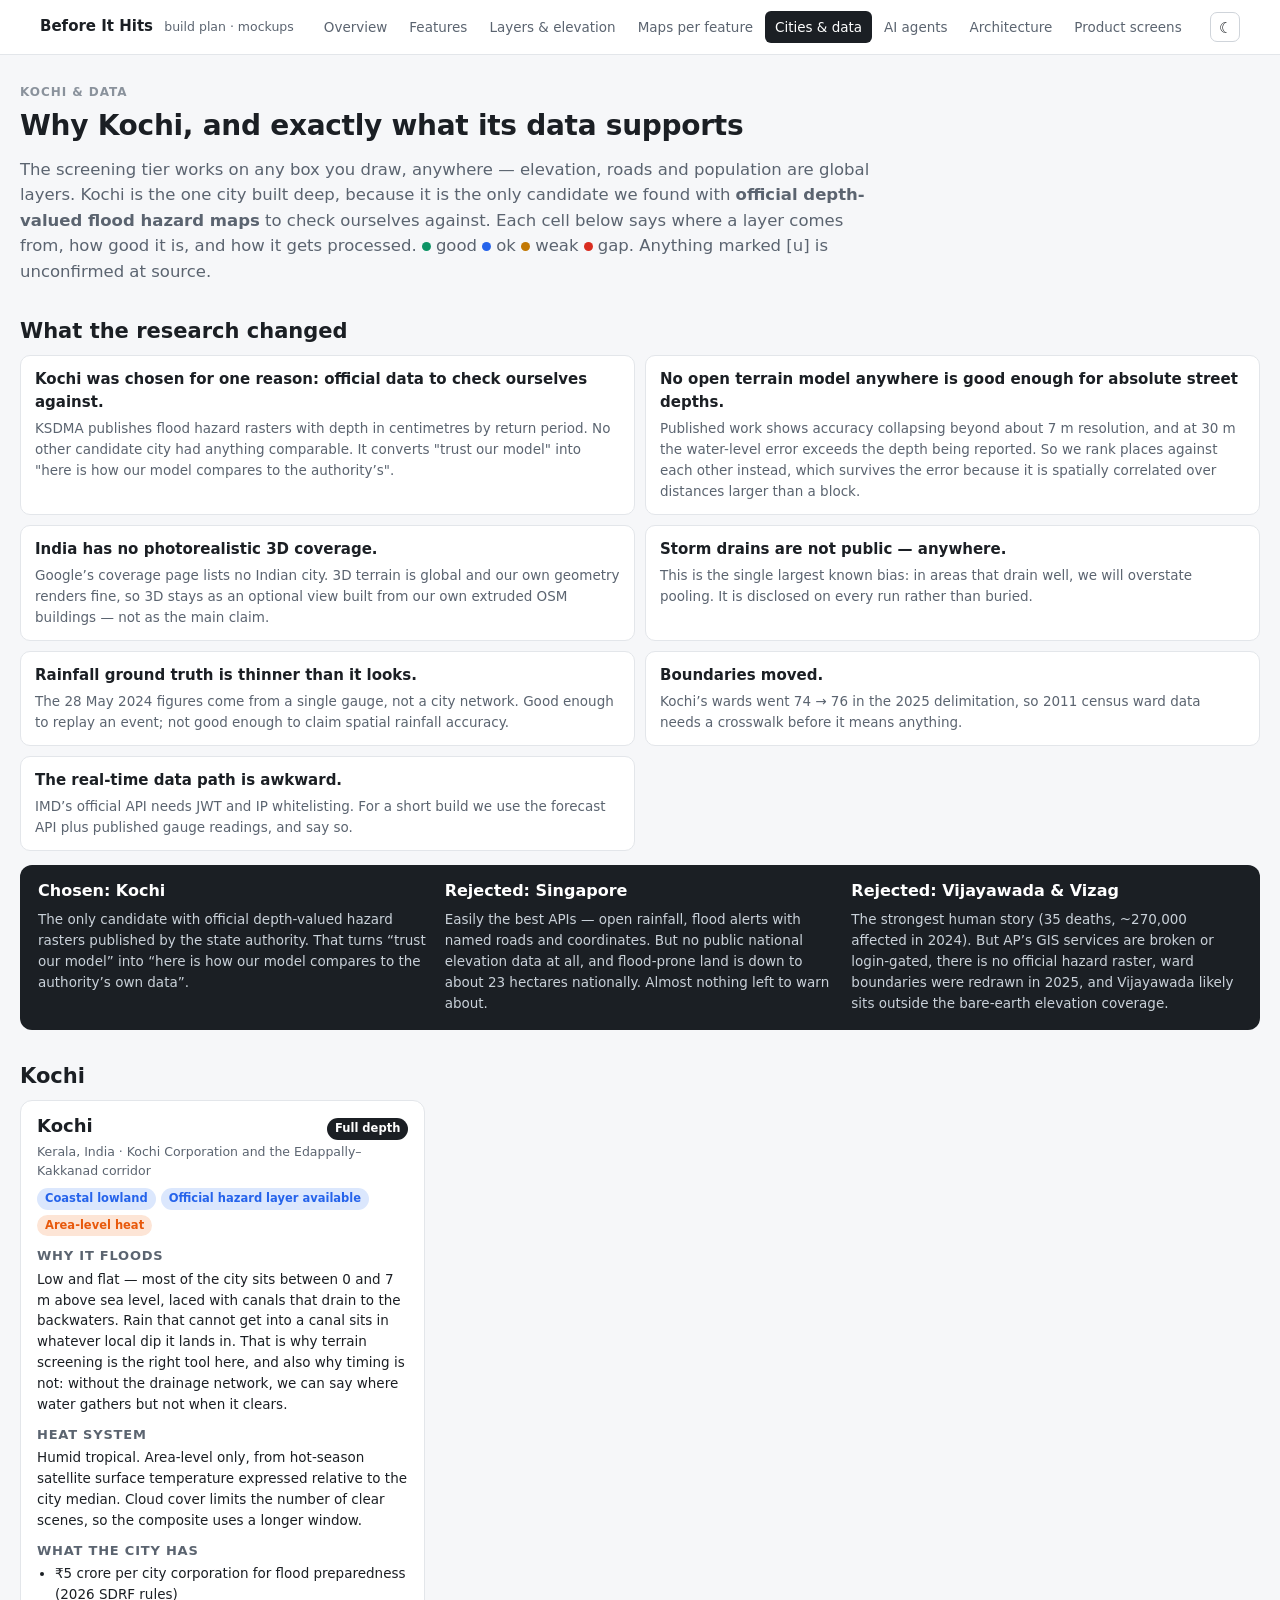
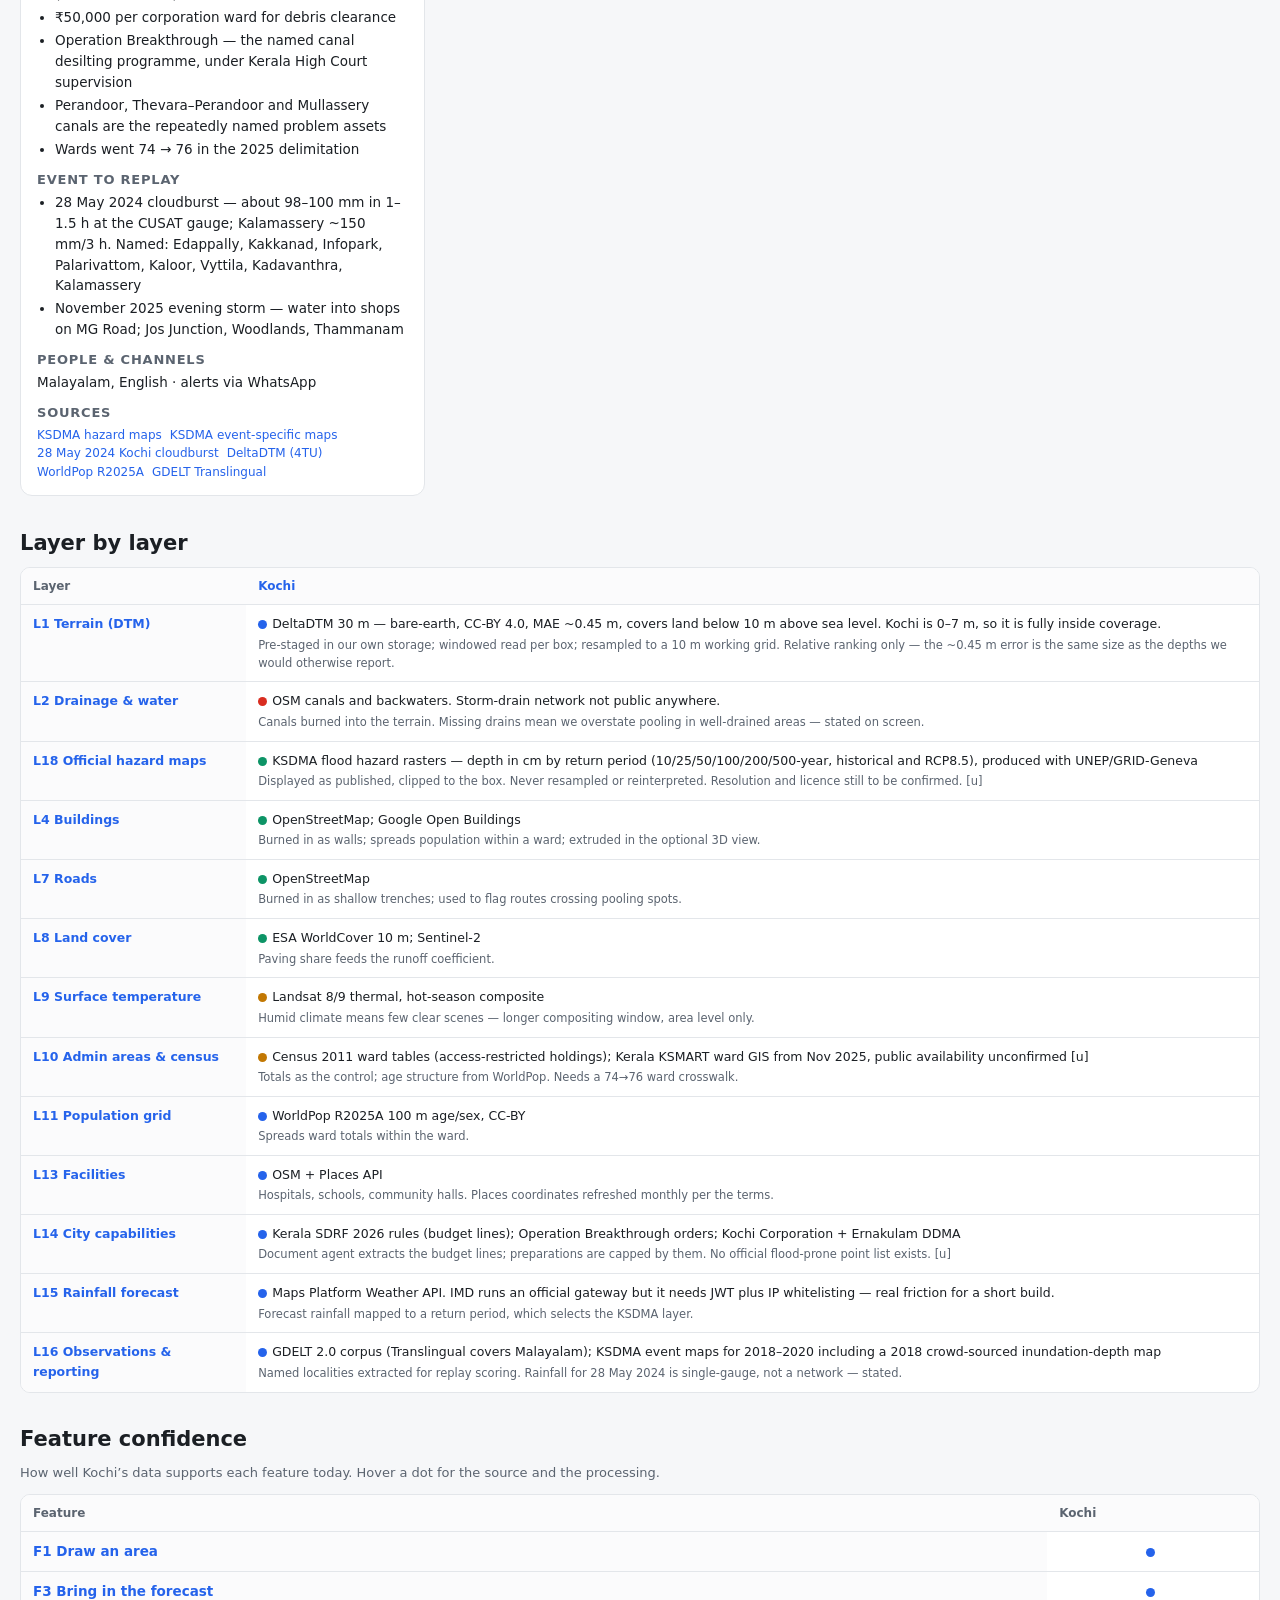
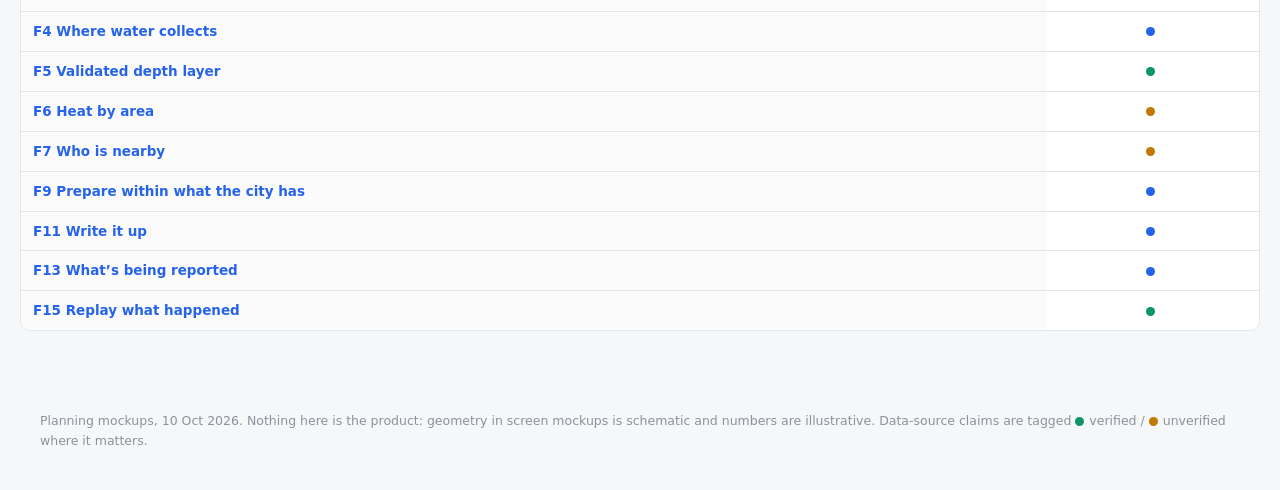
<file: plan/cities.html>
<!doctype html>
<html lang="en">
<head>
<meta charset="utf-8">
<meta name="viewport" content="width=device-width, initial-scale=1">
<title>Cities & data — Before It Hits</title>
<script>(function(){try{var t=localStorage.getItem('biht-theme')||(matchMedia('(prefers-color-scheme: dark)').matches?'dark':'light');document.documentElement.setAttribute('data-theme',t);}catch(e){}})();</script>
<link rel="stylesheet" href="assets/style.css">
<style>
  .findings { display: grid; grid-template-columns: repeat(2, minmax(0, 1fr)); gap: 10px; }
  @media (max-width: 800px) { .findings { grid-template-columns: 1fr; } }
  .finding { background: var(--card); border: 1px solid var(--line); border-radius: 10px; padding: 12px 14px; }
  .finding b { display: block; margin-bottom: 4px; }
  .finding p { margin: 0; font-size: 13.5px; color: var(--muted); }
  .rec { background: var(--accent-solid); color: #fff; border-radius: 12px; padding: 16px 18px; margin-top: 14px; display: grid; grid-template-columns: 1fr 1fr 1fr; gap: 16px; }
  .rec h3 { color: #fff; }
  .rec p { color: #c9d1d9; font-size: 13.5px; margin: 0; }
  @media (max-width: 900px) { .rec { grid-template-columns: 1fr; } }
  .ccards { display: grid; grid-template-columns: repeat(auto-fill, minmax(340px, 1fr)); gap: 12px; }
  .ccard { background: var(--card); border: 1px solid var(--line); border-radius: 12px; padding: 14px 16px; scroll-margin-top: 70px; font-size: 13.5px; }
  .ccard:target { outline: 2px solid var(--ink); }
  .ccard h3 { display: flex; justify-content: space-between; align-items: baseline; gap: 8px; font-size: 18px; margin-bottom: 2px; }
  .ccard .area { color: var(--muted); font-size: 12.5px; margin-bottom: 8px; }
  .ccard h4 { margin: 12px 0 4px; }
  .ccard ul { margin: 0; padding-left: 18px; }
  .ccard li { margin: 2px 0; }
  .ccard .srcs { font-size: 12px; }
  .ccard .srcs a { display: inline-block; margin-right: 8px; }
  table.cm td { min-width: 190px; font-size: 12.5px; }
  table.cm td .s { display: block; }
  table.cm td .p { display: block; color: var(--muted); font-size: 11.5px; margin-top: 3px; }
  table.cm th.city { min-width: 190px; }
  .fq td.c { text-align: center; }
</style>
</head>
<body>
<main class="page wide">
  <div class="eyebrow">Kochi & data</div>
  <h1>Why Kochi, and exactly what its data supports</h1>
  <p class="lede">The screening tier works on any box you draw, anywhere — elevation, roads and population are global layers. Kochi is the one city built deep, because it is the only candidate we found with <b>official depth-valued flood hazard maps</b> to check ourselves against. Each cell below says where a layer comes from, how good it is, and how it gets processed. <span class="q good"></span>good <span class="q ok"></span>ok <span class="q weak"></span>weak <span class="q gap"></span>gap. Anything marked [u] is unconfirmed at source.</p>

  <h2>What the research changed</h2>
  <div class="findings" id="findings"></div>

  <div class="rec">
    <div><h3>Chosen: Kochi</h3><p>The only candidate with official depth-valued hazard rasters published by the state authority. That turns “trust our model” into “here is how our model compares to the authority’s own data”.</p></div>
    <div><h3>Rejected: Singapore</h3><p>Easily the best APIs — open rainfall, flood alerts with named roads and coordinates. But no public national elevation data at all, and flood-prone land is down to about 23 hectares nationally. Almost nothing left to warn about.</p></div>
    <div><h3>Rejected: Vijayawada & Vizag</h3><p>The strongest human story (35 deaths, ~270,000 affected in 2024). But AP’s GIS services are broken or login-gated, there is no official hazard raster, ward boundaries were redrawn in 2025, and Vijayawada likely sits outside the bare-earth elevation coverage.</p></div>
  </div>

  <h2>Kochi</h2>
  <div class="ccards" id="cards"></div>

  <h2>Layer by layer</h2>
  <div class="tablewrap"><table class="t cm" id="matrix"></table></div>

  <h2>Feature confidence</h2>
  <p class="muted small">How well Kochi’s data supports each feature today. Hover a dot for the source and the processing.</p>
  <div class="tablewrap"><table class="t fq" id="fq"></table></div>
</main>

<script src="assets/common.js"></script>
<script src="assets/data.js"></script>
<script src="assets/data-cities.js"></script>
<script>
(function () {
  const { el, qdot, badge, byId } = UI;
  const P = PLAN, C = CITIES;
  const PR = byId(P.profiles), L = byId(P.layers), F = byId(P.features);

  const fd = document.getElementById('findings');
  C.findings.forEach((f) => fd.appendChild(el('div', { class: 'finding' }, [el('b', { text: f.h }), el('p', { text: f.p })])));

  const cards = document.getElementById('cards');
  C.cities.forEach((c) => cards.appendChild(el('div', { class: 'ccard', id: c.id }, [
    el('h3', null, [el('span', { text: c.name }), badge(c.depth === 'deep' ? 'Full depth' : 'Approximate', c.depth === 'deep' ? 'core' : 'next')]),
    el('div', { class: 'area', text: c.country + ' · ' + c.area }),
    el('div', { class: 'chips' }, [
      ...c.profiles.map((p) => el('a', { class: 'badge ' + P.hazards[PR[p].hazard].cls, href: 'maps.html#profiles', text: PR[p].name })),
      ...c.profilesMaybe.map((p) => el('a', { class: 'badge', href: 'maps.html#profiles', text: PR[p].name + ' (if access granted)' })),
    ]),
    el('h4', { text: 'Why it floods' }), el('div', { text: c.character }),
    el('h4', { text: 'Heat system' }), el('div', { text: c.heat }),
    el('h4', { text: 'What the city has' }), el('ul', null, c.inventory.map((x) => el('li', { text: x }))),
    el('h4', { text: 'Event to replay' }), el('ul', null, c.replay.map((x) => el('li', { text: x }))),
    el('h4', { text: 'People & channels' }), el('div', { text: c.languages.join(', ') + ' · alerts via ' + c.app }),
    el('h4', { text: 'Sources' }), el('div', { class: 'srcs' }, c.sources.map(([t, u]) => el('a', { href: u, target: '_blank', rel: 'noopener', text: t }))),
  ])));

  const m = document.getElementById('matrix');
  m.appendChild(el('tr', null, [el('th', { text: 'Layer' }), ...C.cities.map((c) => el('th', { class: 'city' }, el('a', { href: '#' + c.id, text: c.name })))]));
  C.layerRows.forEach(([id, label]) => m.appendChild(el('tr', null, [
    el('td', { class: 'rowhead' }, id === 'tide' ? label : el('a', { href: 'layers.html#' + id, text: id + ' ' + label })),
    ...C.cities.map((c) => { const x = c.layers[id]; return el('td', null, x ? [el('span', { class: 's' }, [qdot(x.q), x.src]), el('span', { class: 'p', text: x.proc })] : '—'); }),
  ])));

  const fq = document.getElementById('fq');
  fq.appendChild(el('tr', null, [el('th', { text: 'Feature' }), ...C.cities.map((c) => el('th', { class: 'c', text: c.name }))]));
  Object.keys(C.variants).forEach((fid) => fq.appendChild(el('tr', null, [
    el('td', { class: 'rowhead' }, el('a', { href: 'features.html#' + fid, text: fid + ' ' + F[fid].name })),
    ...C.cities.map((c) => { const x = C.variants[fid][c.id]; const td = el('td', { class: 'c' }, qdot(x.q)); UI.tip(td, `<b>${c.name} · ${F[fid].name}</b><br>${x.data}<br><span style="opacity:.75">${x.proc}</span>`); return td; }),
  ])));
})();
</script>
</body>
</html>
</file>
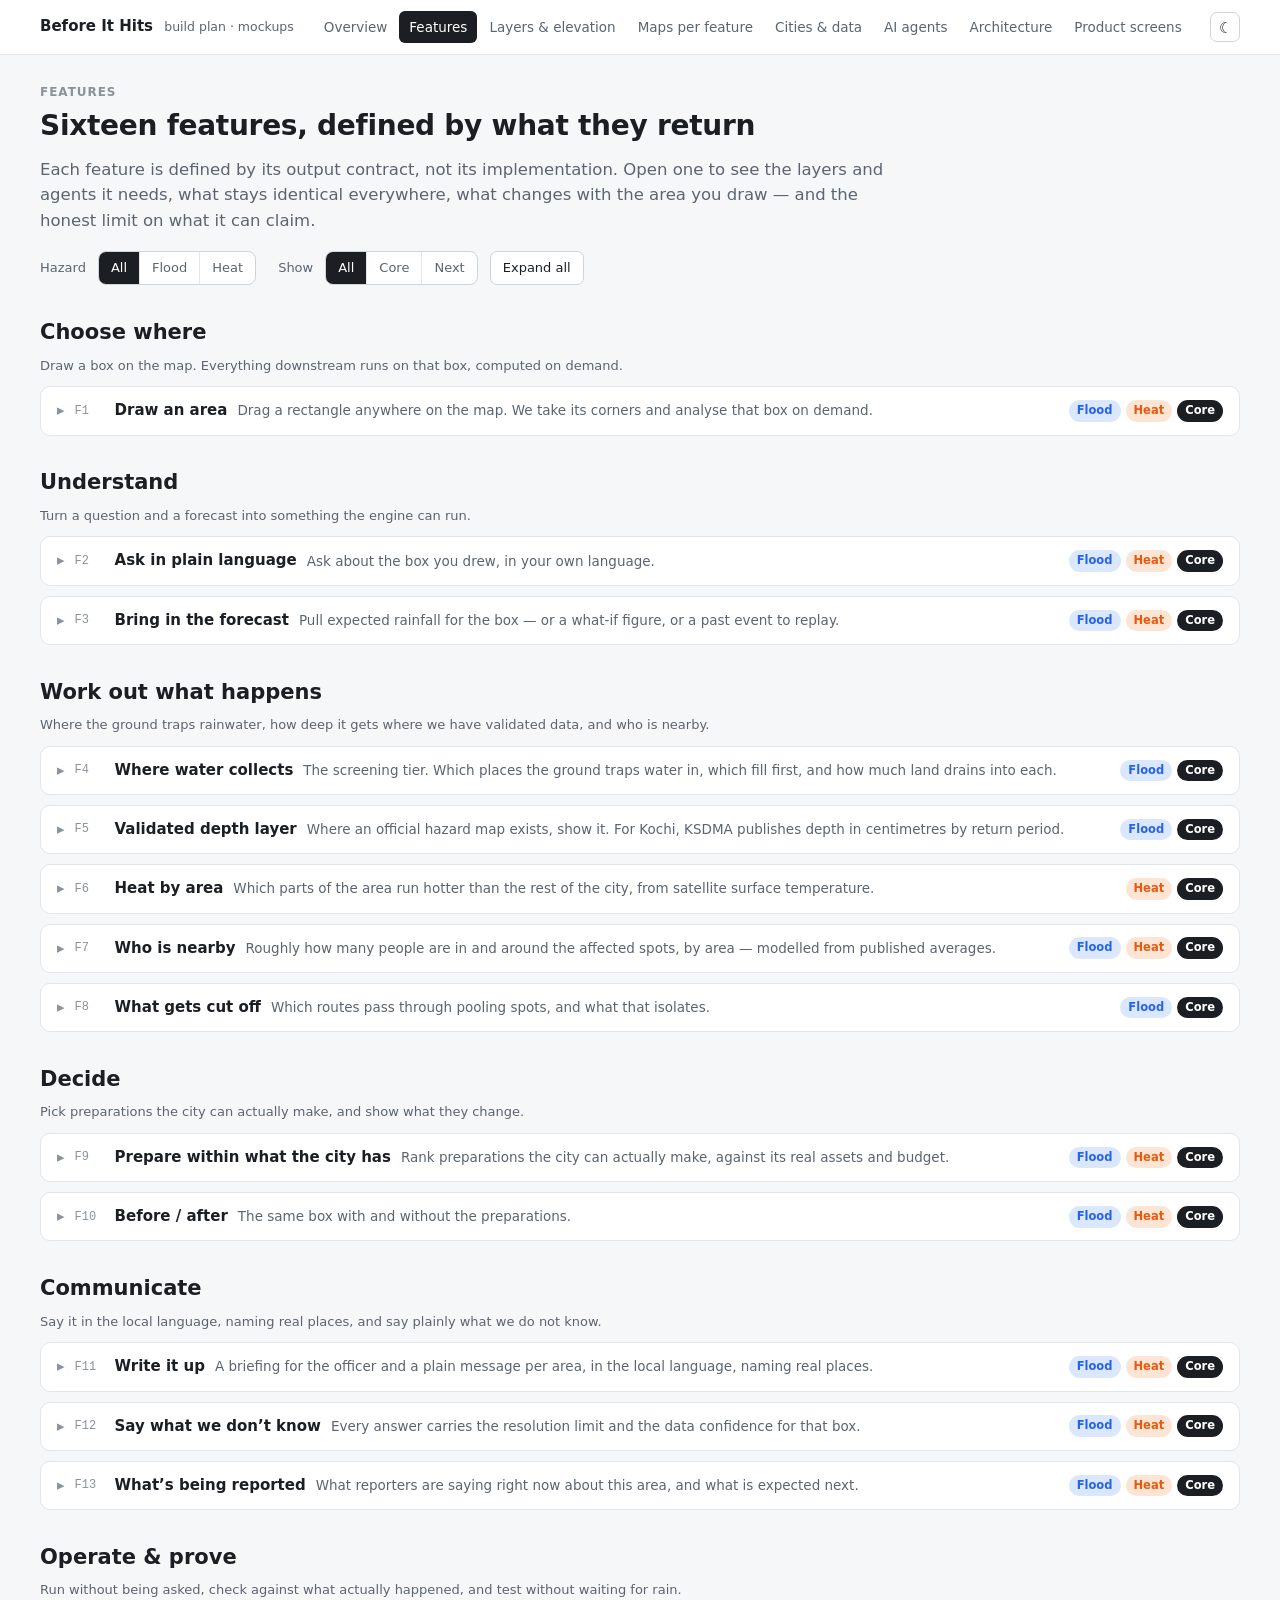
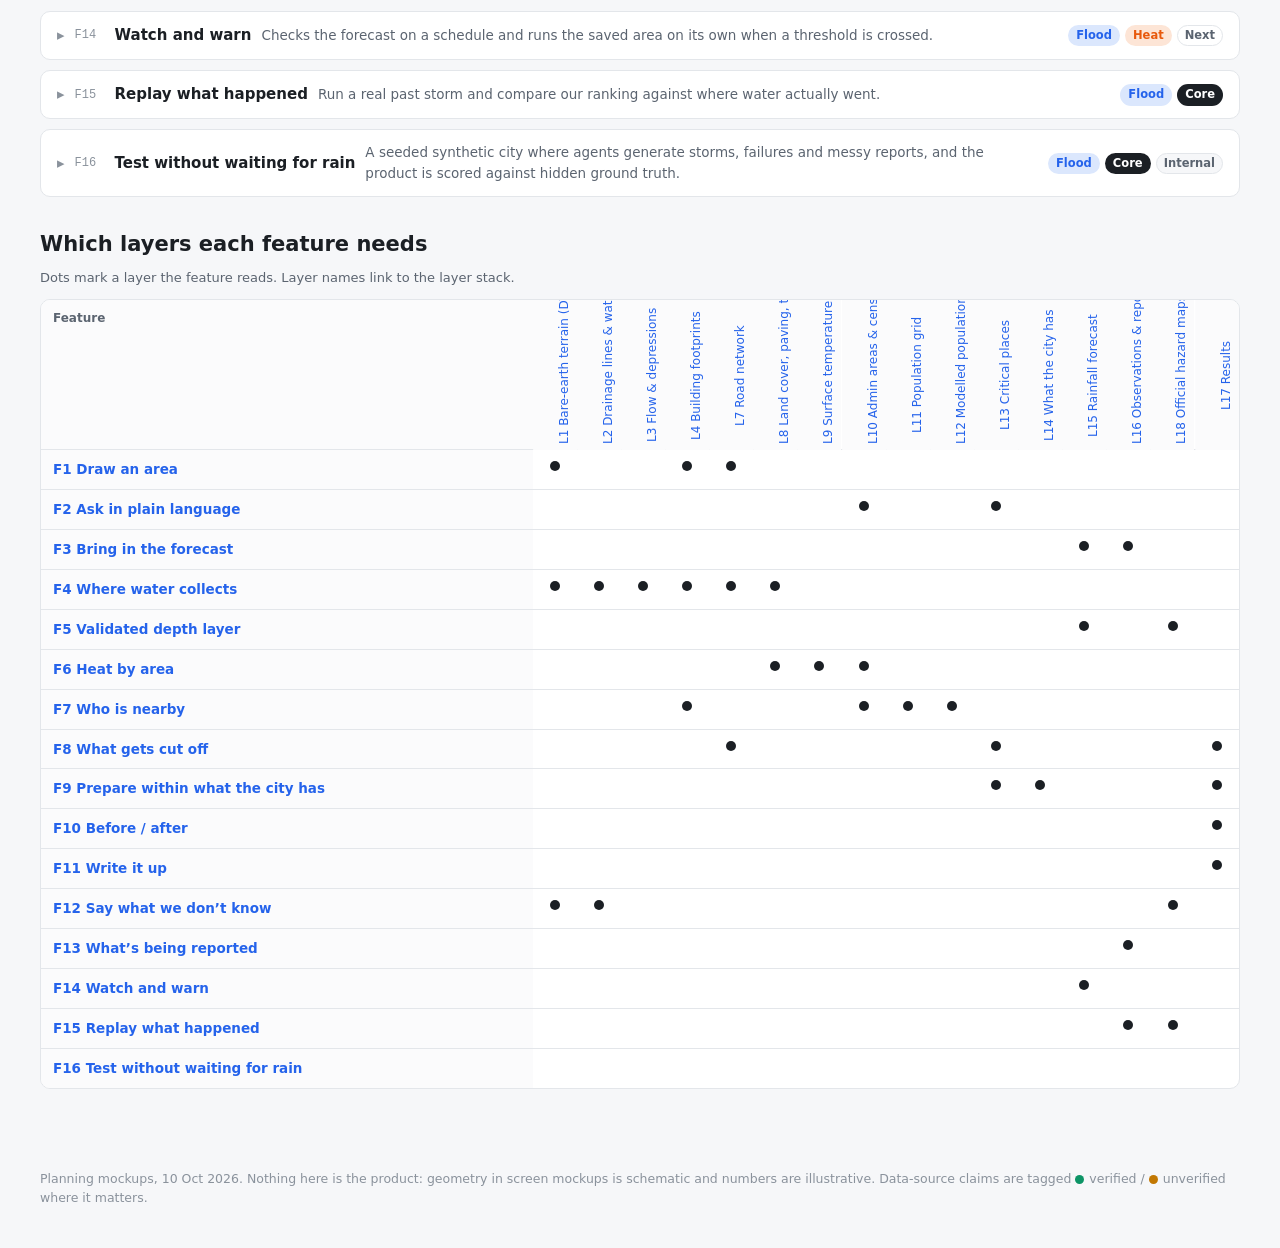
<file: plan/features.html>
<!doctype html>
<html lang="en">
<head>
<meta charset="utf-8">
<meta name="viewport" content="width=device-width, initial-scale=1">
<title>Features — Before It Hits</title>
<script>(function(){try{var t=localStorage.getItem('biht-theme')||(matchMedia('(prefers-color-scheme: dark)').matches?'dark':'light');document.documentElement.setAttribute('data-theme',t);}catch(e){}})();</script>
<link rel="stylesheet" href="assets/style.css">
<style>
  .filters { display: flex; gap: 12px; flex-wrap: wrap; align-items: center; margin: 18px 0 6px; }
  details.x > summary .fid { font-family: var(--mono); font-size: 12px; color: var(--faint); width: 30px; }
  details.x > summary .fname { font-weight: 600; }
  details.x > summary .fshort { color: var(--muted); font-size: 13.5px; flex: 1; }
  details.x > summary .chips { flex-shrink: 0; }
  .fbody { display: grid; grid-template-columns: 1.3fr 1fr; gap: 18px; }
  @media (max-width: 900px) { .fbody { grid-template-columns: 1fr; } }
  .fbody ul { margin: 4px 0 10px; padding-left: 18px; font-size: 13.5px; }
  .contractline { font-family: var(--mono); font-size: 12.5px; background: var(--bg); border-radius: 6px; padding: 8px 10px; margin: 4px 0 10px; }
  .sv { display: grid; grid-template-columns: 1fr 1fr; gap: 10px; margin-bottom: 12px; }
  .sv > div { border-radius: 8px; padding: 10px 12px; font-size: 13px; }
  .sv .same { background: var(--act-soft); }
  .sv .vary { background: var(--heat-soft); }
  .sv h4 { margin-bottom: 4px; color: var(--ink); }
  .refs a.badge { text-decoration: none; }
  .matrix td.c, .matrix th.c { text-align: center; padding: 6px 4px; }
  .matrix th.c { writing-mode: vertical-rl; transform: rotate(180deg); white-space: nowrap; font-weight: 500; height: 150px; vertical-align: bottom; }
  .dot { display: inline-block; width: 10px; height: 10px; border-radius: 50%; background: var(--ink); }
  .citytable td:first-child { white-space: nowrap; font-weight: 600; }
</style>
</head>
<body>
<main class="page">
  <div class="eyebrow">Features</div>
  <h1>Sixteen features, defined by what they return</h1>
  <p class="lede">Each feature is defined by its output contract, not its implementation. Open one to see the layers and agents it needs, what stays identical everywhere, what changes with the area you draw — and the honest limit on what it can claim.</p>

  <div class="filters">
    <span class="small muted">Hazard</span><span id="fHaz"></span>
    <span class="small muted" style="margin-left:10px">Show</span><span id="fTier"></span>
    <button class="btn" id="expand">Expand all</button>
  </div>

  <div id="list"></div>

  <section class="section">
    <h2>Which layers each feature needs</h2>
    <p class="muted small">Dots mark a layer the feature reads. Layer names link to the layer stack.</p>
    <div class="tablewrap"><table class="t matrix" id="matrix"></table></div>
  </section>
</main>

<script src="assets/common.js"></script>
<script src="assets/data.js"></script>
<script src="assets/data-cities.js"></script>
<script>
(function () {
  const { el, badge, seg, byId } = UI;
  const P = PLAN;
  const C = window.CITIES || null;
  const L = byId(P.layers), A = byId(P.agents);
  let haz = 'all', tier = 'all', expandAll = false;

  document.getElementById('fHaz').appendChild(seg([['all', 'All'], ['flood', 'Flood'], ['heat', 'Heat']], haz, (v) => { haz = v; draw(); }));
  document.getElementById('fTier').appendChild(seg([['all', 'All'], ['core', 'Core'], ['next', 'Next']], tier, (v) => { tier = v; draw(); }));
  document.getElementById('expand').onclick = (e) => {
    expandAll = !expandAll; e.target.textContent = expandAll ? 'Collapse all' : 'Expand all';
    document.querySelectorAll('details.x').forEach((d) => (d.open = expandAll));
  };

  function hazBadges(f) { return f.hazards.map((h) => badge(P.hazards[h].name, P.hazards[h].cls)); }

  function cityTable(f) {
    if (!C || !C.variants || !C.variants[f.id]) return el('p', { class: 'small muted', text: 'No city-specific sourcing — this runs the same way on any area.' });
    const rows = C.variants[f.id];
    const t = el('table', { class: 't citytable' });
    t.appendChild(el('tr', null, [el('th', { text: 'City' }), el('th', { text: 'Data source' }), el('th', { text: 'Processing' })]));
    C.cities.forEach((c) => {
      const r = rows[c.id]; if (!r) return;
      t.appendChild(el('tr', null, [
        el('td', null, [UI.qdot(r.q), c.name]),
        el('td', { html: r.data }), el('td', { class: 'muted', html: r.proc }),
      ]));
    });
    return el('div', { class: 'tablewrap' }, t);
  }

  function featureCard(f) {
    const d = el('details', { class: 'x', id: f.id, open: expandAll || location.hash === '#' + f.id ? '' : null });
    d.appendChild(el('summary', null, [
      el('span', { class: 'fid', text: f.id }),
      el('span', { class: 'fname', text: f.name }),
      el('span', { class: 'fshort', text: f.short }),
      el('span', { class: 'chips' }, [...hazBadges(f), badge(f.tier === 'core' ? 'Core' : 'Next', f.tier), f.internal ? badge('Internal') : null]),
    ]));
    const left = el('div', null, [
      el('h4', { text: 'Examples' }), el('ul', null, f.examples.map((x) => el('li', { text: x }))),
      el('h4', { text: 'Returns' }), el('div', { class: 'contractline', text: f.output }),
      el('div', { class: 'sv' }, [
        el('div', { class: 'same' }, [el('h4', { text: 'Same everywhere' }), el('div', { text: f.same })]),
        el('div', { class: 'vary' }, [el('h4', { text: 'Changes with the area' }), el('div', { text: f.varies })]),
      ]),
      f.honest ? el('div', { class: 'note warn', style: 'margin-bottom:10px' }, [el('b', { text: 'Honest limit. ' }), f.honest]) : null,
    ]);
    const right = el('div', { class: 'refs' }, [
      el('h4', { text: 'Layers it reads' }),
      el('div', { class: 'chips', style: 'margin-bottom:12px' }, f.layers.map((id) => el('a', { class: 'badge', href: 'layers.html#' + id, title: L[id].type, text: id + ' ' + L[id].name }))),
      el('h4', { text: 'Agents' }),
      f.agents.length
        ? el('div', { class: 'chips', style: 'margin-bottom:12px' }, f.agents.map((id) => el('a', { class: 'badge ai', href: 'agents.html#' + id, text: A[id].name })))
        : el('p', { class: 'small muted', text: 'None — deterministic engine only. No language model touches the numbers.' }),
      ['F3', 'F4', 'F5', 'F6', 'F7', 'F8'].includes(f.id) ? el('a', { class: 'small', href: 'maps.html#' + f.id, text: 'How its maps are processed →' }) : null,
    ]);
    d.appendChild(el('div', { class: 'body' }, [
      el('div', { class: 'fbody' }, [left, right]),
      el('h4', { style: 'margin-top:6px', text: 'In Kochi' }),
      cityTable(f),
    ]));
    return d;
  }

  function draw() {
    const list = document.getElementById('list');
    list.innerHTML = '';
    P.groups.forEach((g) => {
      const fs = P.features.filter((f) => (haz === 'all' || f.hazards.includes(haz)) && (tier === 'all' || f.tier === tier) && f.group === g.id);
      if (!fs.length) return;
      list.appendChild(el('h2', { text: g.name }));
      list.appendChild(el('p', { class: 'muted small', text: g.desc }));
      fs.forEach((f) => list.appendChild(featureCard(f)));
    });
  }
  draw();

  const m = document.getElementById('matrix');
  const ls = P.layers.filter((l) => l.id !== 'L0');
  m.appendChild(el('tr', null, [el('th', { text: 'Feature' }), ...ls.map((l) => el('th', { class: 'c' }, el('a', { href: 'layers.html#' + l.id, text: l.id + ' ' + l.name })))]));
  P.features.forEach((f) => m.appendChild(el('tr', null, [
    el('td', { class: 'rowhead' }, el('a', { href: '#' + f.id, text: f.id + ' ' + f.name, onclick: () => { const d = document.getElementById(f.id); if (d) d.open = true; } })),
    ...ls.map((l) => el('td', { class: 'c' }, f.layers.includes(l.id) ? el('span', { class: 'dot', title: l.name }) : null)),
  ])));
})();
</script>
</body>
</html>
</file>
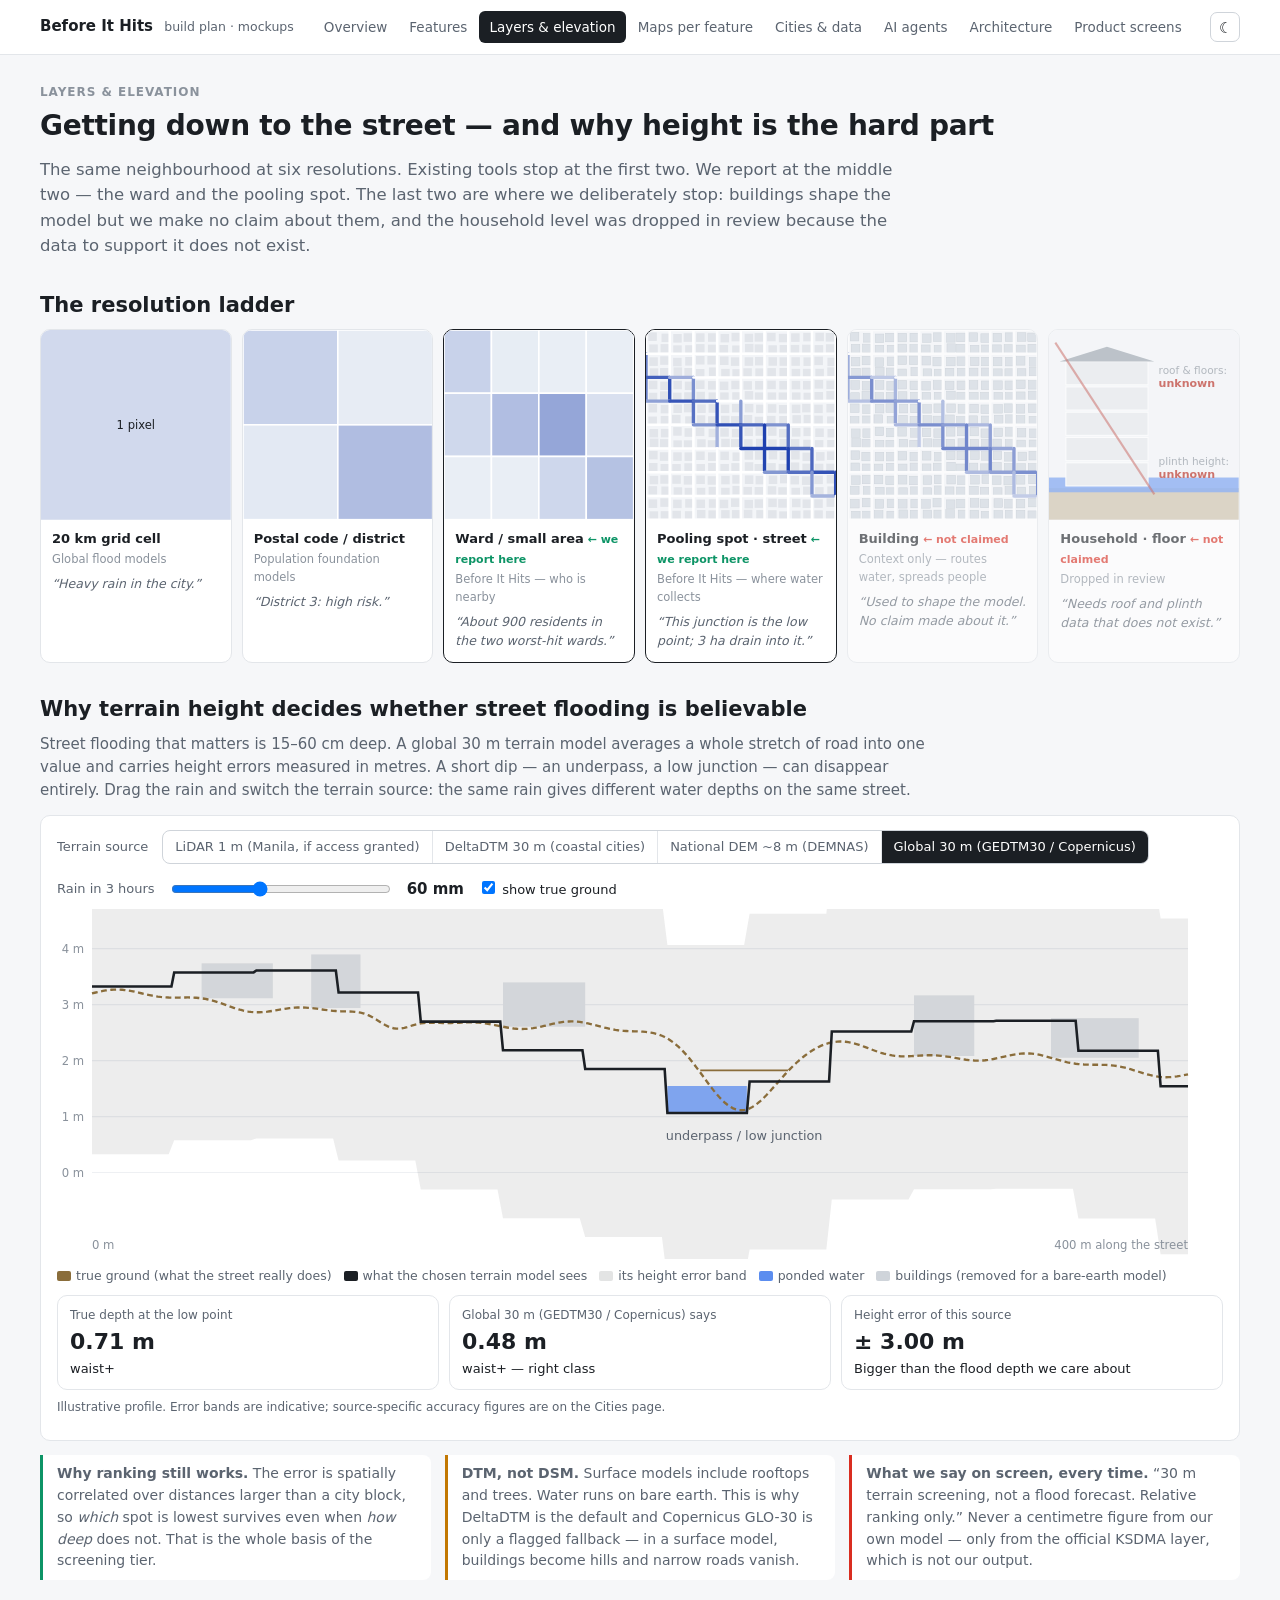
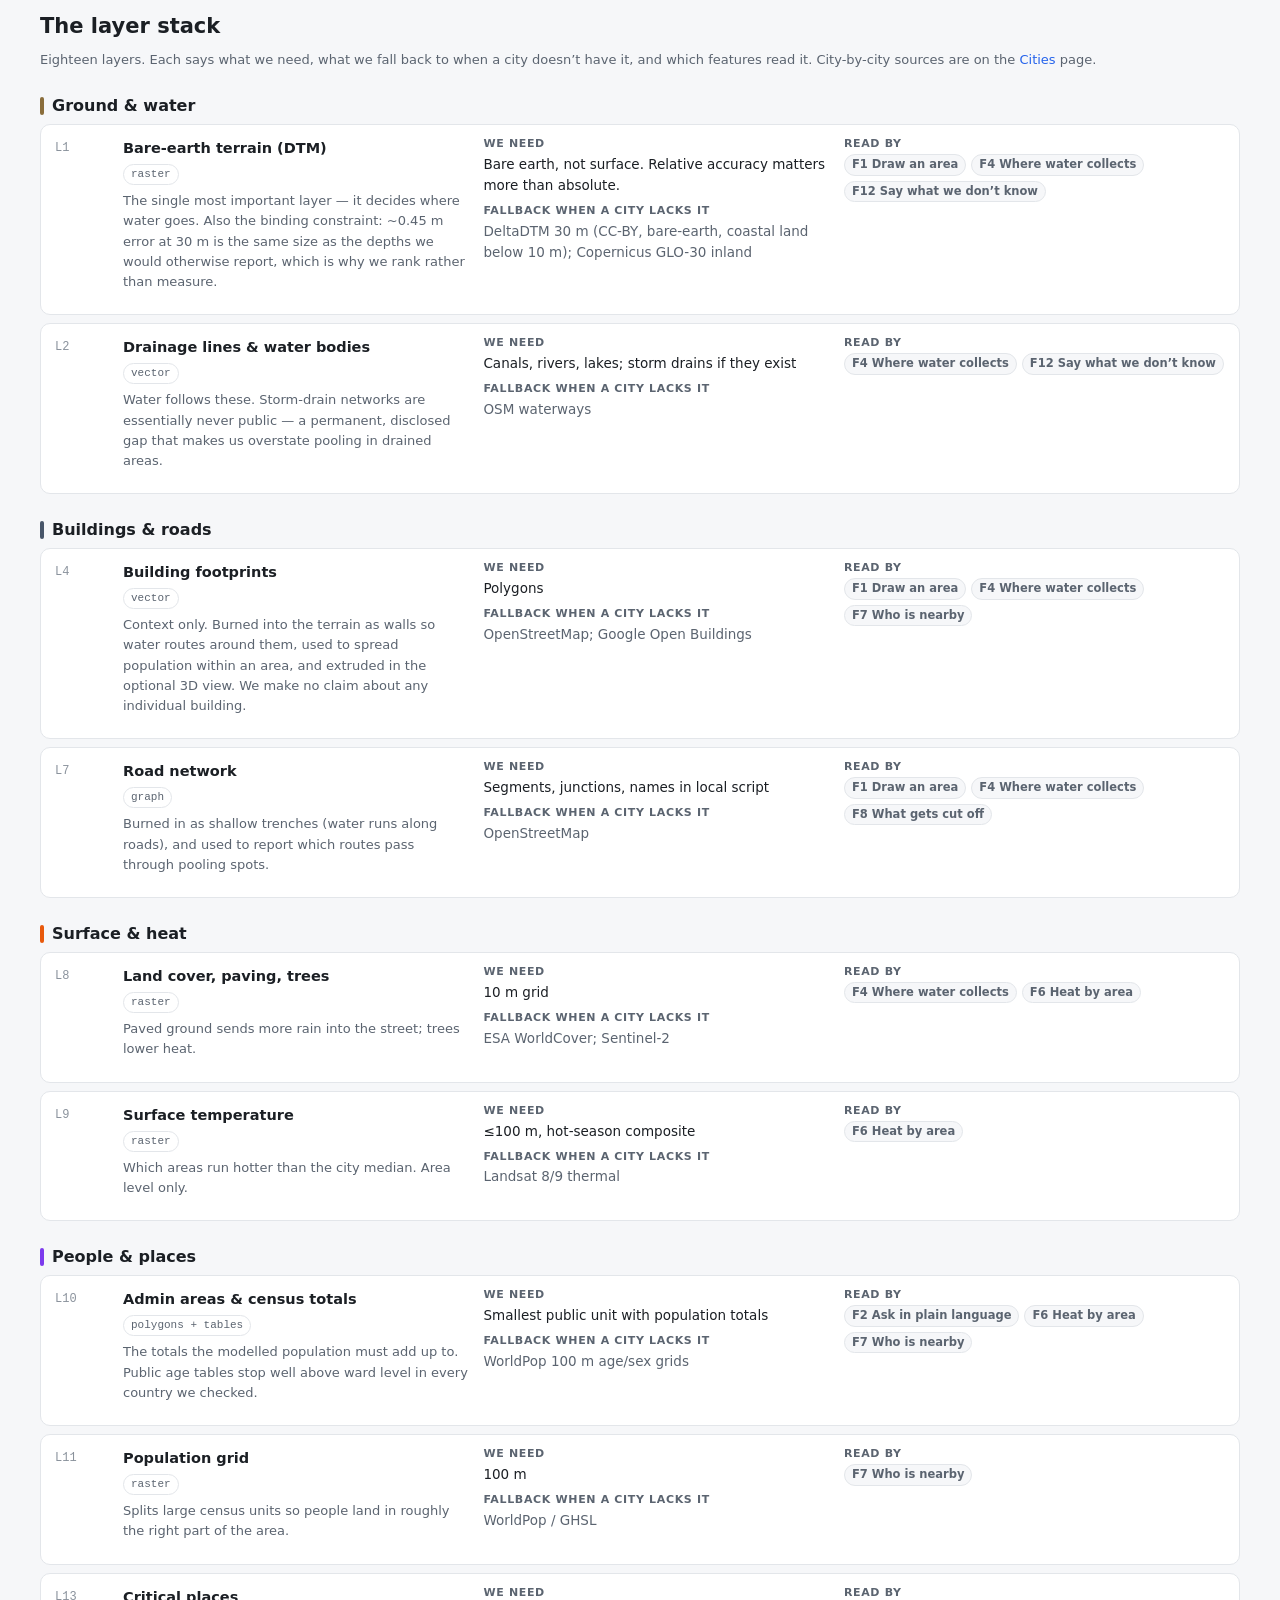
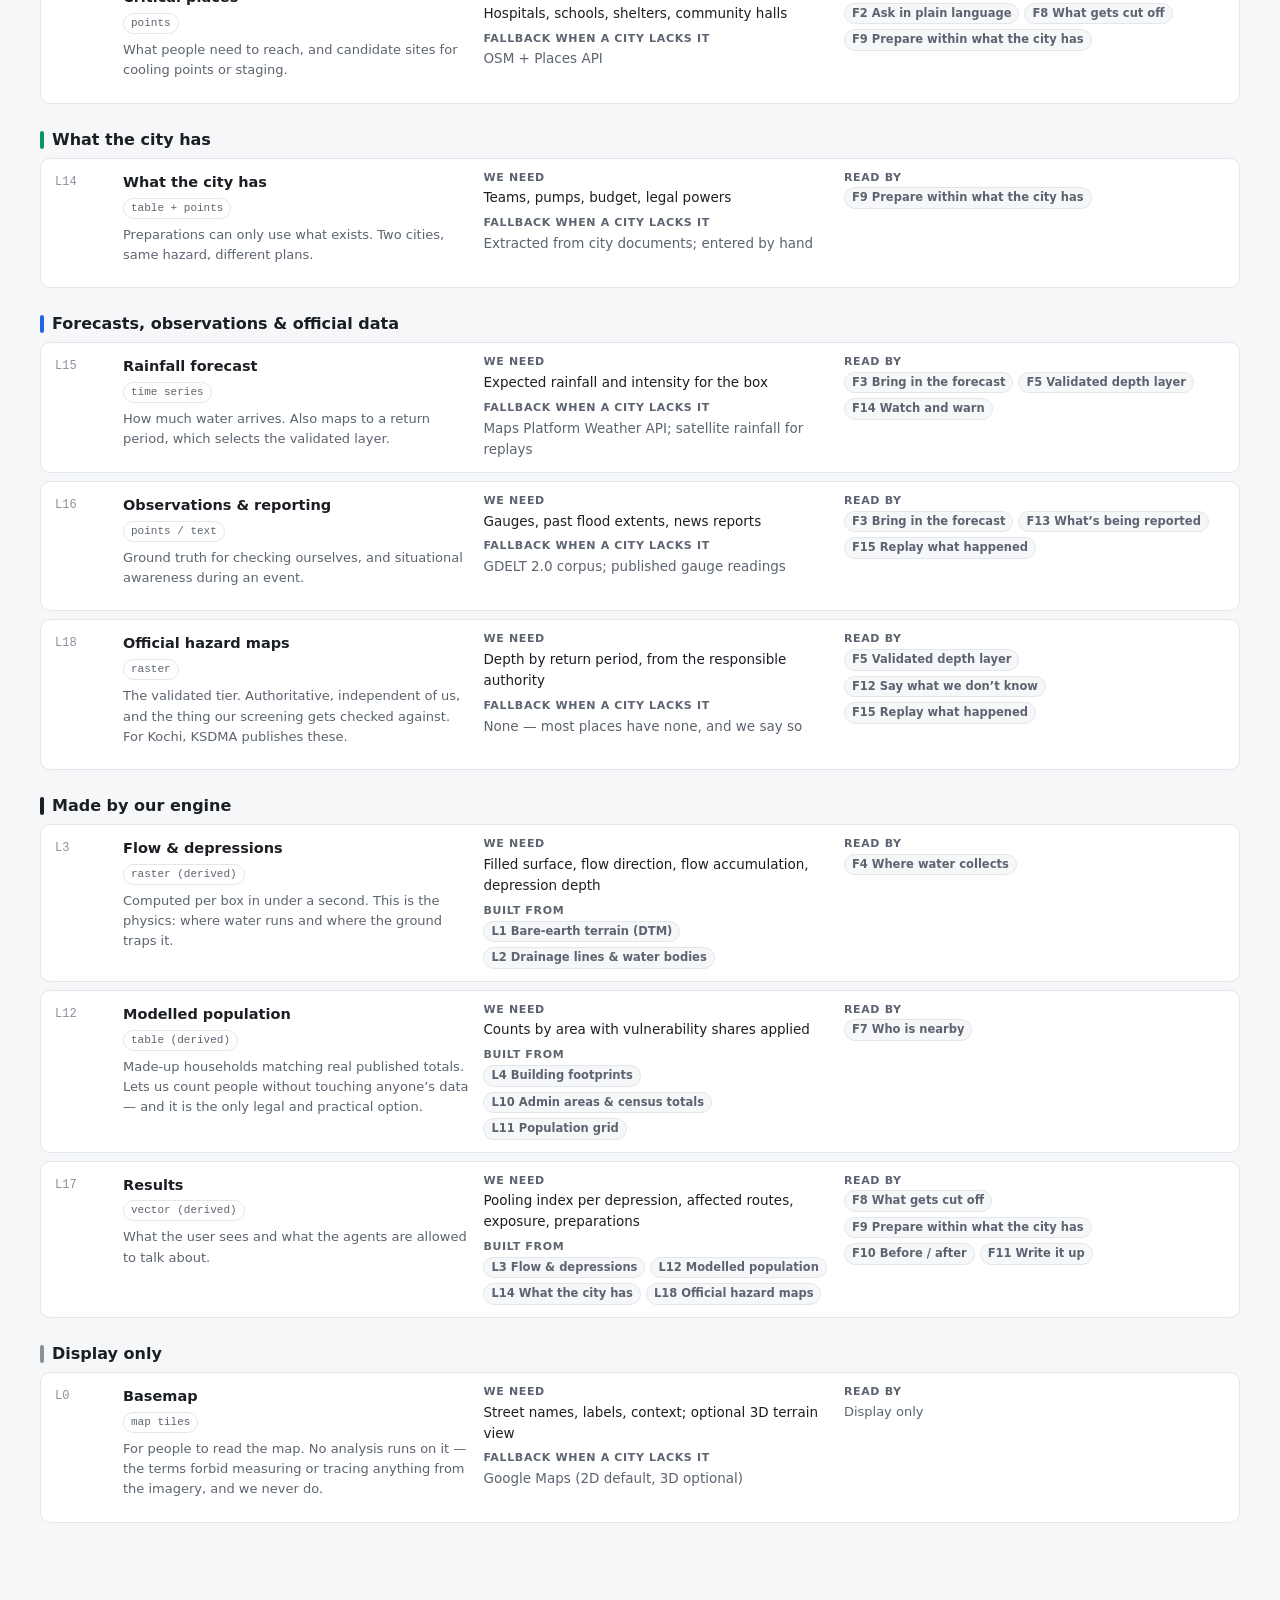
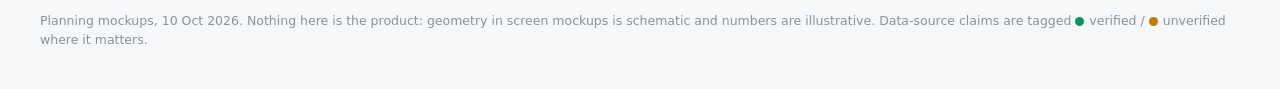
<file: plan/layers.html>
<!doctype html>
<html lang="en">
<head>
<meta charset="utf-8">
<meta name="viewport" content="width=device-width, initial-scale=1">
<title>Layers & elevation — Before It Hits</title>
<script>(function(){try{var t=localStorage.getItem('biht-theme')||(matchMedia('(prefers-color-scheme: dark)').matches?'dark':'light');document.documentElement.setAttribute('data-theme',t);}catch(e){}})();</script>
<link rel="stylesheet" href="assets/style.css">
<style>
  .ladder { display: grid; grid-template-columns: repeat(6, minmax(0, 1fr)); gap: 10px; }
  @media (max-width: 1000px) { .ladder { grid-template-columns: repeat(3, minmax(0, 1fr)); } }
  /* Light islands: these cards mix a schematic SVG (colors tuned for a light
     canvas) with real caption/control text, so the theme variables are pinned
     to their light values for everything inside, independent of page theme. */
  .rung, .xs-wrap {
    --ink: #1b1f24; --muted: #5b6470; --faint: #8a929c; --line: #e3e6ea; --line-strong: #cfd4da;
    --card: #ffffff; --card-alt: #fbfbfc; background: #fff; color: var(--ink);
  }
  .rung { border: 1px solid var(--line); border-radius: 10px; overflow: hidden; }
  .rung svg { display: block; width: 100%; height: auto; background: #f3f5f8; }
  .rung .cap { padding: 9px 11px 11px; font-size: 12.5px; }
  .rung .cap b { display: block; font-size: 13px; }
  .rung .cap .who { color: var(--faint); font-size: 11.5px; margin: 2px 0 5px; }
  .rung .cap .say { font-style: italic; color: var(--muted); }
  .rung.ours { border-color: var(--ink); }
  .rung.ours .cap b::after { content: "  ← we report here"; color: var(--act); font-weight: 600; font-size: 11px; }
  .rung.dropped { opacity: .62; }
  .rung.dropped .cap b::after { content: "  ← not claimed"; color: var(--gap); font-weight: 600; font-size: 11px; }
  .xs-wrap { border: 1px solid var(--line); border-radius: 10px; padding: 14px 16px; }
  .xs-controls { display: flex; flex-wrap: wrap; gap: 14px; align-items: center; margin-bottom: 8px; }
  .xs-controls input[type=range] { width: 220px; vertical-align: middle; }
  .readout { display: grid; grid-template-columns: repeat(3, minmax(0, 1fr)); gap: 10px; margin-top: 10px; }
  .readout .card { padding: 10px 12px; }
  .readout .big { font-size: 22px; font-weight: 700; }
  .lgroup { margin-top: 26px; }
  .lgroup h3 { display: flex; align-items: center; gap: 8px; }
  .lgroup h3 .bar { width: 4px; height: 18px; border-radius: 2px; display: inline-block; }
  .lcard { display: grid; grid-template-columns: 54px 1fr 1fr 1.1fr; gap: 14px; background: var(--card); border: 1px solid var(--line); border-radius: 10px; padding: 12px 14px; margin-bottom: 8px; font-size: 13.5px; }
  .lcard:target { outline: 2px solid var(--ink); }
  .lcard .lid { font-family: var(--mono); color: var(--faint); font-size: 12px; padding-top: 2px; }
  .lcard h4 { margin: 0 0 3px; font-size: 11px; }
  .lcard .lname { font-weight: 600; font-size: 14.5px; margin-bottom: 4px; }
  @media (max-width: 900px) { .lcard { grid-template-columns: 1fr; } }
</style>
</head>
<body>
<main class="page">
  <div class="eyebrow">Layers & elevation</div>
  <h1>Getting down to the street — and why height is the hard part</h1>
  <p class="lede">The same neighbourhood at six resolutions. Existing tools stop at the first two. We report at the middle two — the ward and the pooling spot. The last two are where we deliberately stop: buildings shape the model but we make no claim about them, and the household level was dropped in review because the data to support it does not exist.</p>

  <h2>The resolution ladder</h2>
  <div class="ladder" id="ladder"></div>

  <h2 id="elevation">Why terrain height decides whether street flooding is believable</h2>
  <p class="muted" style="max-width:900px">
    Street flooding that matters is 15–60 cm deep. A global 30 m terrain model averages a whole stretch of road into one value
    and carries height errors measured in metres. A short dip — an underpass, a low junction — can disappear entirely. Drag the rain
    and switch the terrain source: the same rain gives different water depths on the same street.
  </p>
  <div class="xs-wrap">
    <div class="xs-controls">
      <span class="small muted">Terrain source</span><span id="demSeg"></span>
      <span class="small muted">Rain in 3 hours</span>
      <input type="range" id="rain" min="0" max="150" value="60"><b id="rainV"></b>
      <label class="small"><input type="checkbox" id="showTrue" checked> show true ground</label>
    </div>
    <svg id="xs" viewBox="0 0 1000 300" style="width:100%;height:auto"></svg>
    <div class="legend">
      <span><i class="sw" style="background:#8a6d3b"></i>true ground (what the street really does)</span>
      <span><i class="sw" style="background:#1b1f24"></i>what the chosen terrain model sees</span>
      <span><i class="sw" style="background:rgba(27,31,36,.12)"></i>its height error band</span>
      <span><i class="sw" style="background:#5b8def"></i>ponded water</span>
      <span><i class="sw" style="background:#cfd4da"></i>buildings (removed for a bare-earth model)</span>
    </div>
    <div class="readout" id="readout"></div>
    <p class="tiny muted" style="margin-top:8px">Illustrative profile. Error bands are indicative; source-specific accuracy figures are on the Cities page.</p>
  </div>
  <div class="grid g3" style="margin-top:14px">
    <div class="note go"><b>Why ranking still works.</b> The error is spatially correlated over distances larger than a city block, so <i>which</i> spot is lowest survives even when <i>how deep</i> does not. That is the whole basis of the screening tier.</div>
    <div class="note warn"><b>DTM, not DSM.</b> Surface models include rooftops and trees. Water runs on bare earth. This is why DeltaDTM is the default and Copernicus GLO-30 is only a flagged fallback — in a surface model, buildings become hills and narrow roads vanish.</div>
    <div class="note stop"><b>What we say on screen, every time.</b> “30 m terrain screening, not a flood forecast. Relative ranking only.” Never a centimetre figure from our own model — only from the official KSDMA layer, which is not our output.</div>
  </div>

  <h2>The layer stack</h2>
  <p class="muted small">Eighteen layers. Each says what we need, what we fall back to when a city doesn’t have it, and which features read it. City-by-city sources are on the <a href="cities.html">Cities</a> page.</p>
  <div id="stack"></div>
</main>

<script src="assets/common.js"></script>
<script src="assets/data.js"></script>
<script>
(function () {
  const { el, svg, seg, byId, clamp } = UI;
  const P = PLAN;

  /* ---------------- resolution ladder ---------------- */
  const wet = (x, y) => {
    const valley = Math.exp(-Math.pow((y - (0.25 + 0.55 * x)) / 0.09, 2));
    const pond = Math.exp(-(Math.pow(x - 0.66, 2) + Math.pow(y - 0.62, 2)) / 0.012);
    return clamp(0.75 * valley + 0.9 * pond - 0.08, 0, 1);
  };
  const blue = (v) => {
    const t = clamp(v, 0, 1);
    const a = [233, 238, 245], b = [30, 64, 175];
    return `rgb(${a.map((c, i) => Math.round(c + (b[i] - c) * t)).join(',')})`;
  };
  const meanWet = (x0, y0, x1, y1) => {
    let s = 0, n = 0;
    for (let x = x0; x < x1; x += 0.02) for (let y = y0; y < y1; y += 0.02) { s += wet(x, y); n++; }
    return s / n;
  };
  const S = 180;
  const N = 8;
  const r = UI.rng(7);
  const blocks = [];
  for (let i = 0; i < N; i++) for (let j = 0; j < N; j++) {
    const x0 = i / N, y0 = j / N, w = 1 / N;
    for (let k = 0; k < 4; k++) {
      const bx = x0 + 0.012 + (k % 2) * w * 0.48 + r() * 0.01, by = y0 + 0.012 + Math.floor(k / 2) * w * 0.48 + r() * 0.01;
      blocks.push({ x: bx, y: by, w: w * 0.36, h: w * 0.36 });
    }
  }
  const segs = [];
  for (let i = 0; i <= N; i++) for (let j = 0; j < N; j++) {
    segs.push({ x1: i / N, y1: j / N, x2: i / N, y2: (j + 1) / N });
    segs.push({ x1: j / N, y1: i / N, x2: (j + 1) / N, y2: i / N });
  }

  function panel(kind) {
    const s = svg('svg', { viewBox: `0 0 ${S} ${S}` });
    const P2 = (v) => v * S;
    if (kind === 1) {
      s.appendChild(svg('rect', { x: 0, y: 0, width: S, height: S, fill: blue(meanWet(0, 0, 1, 1)) }));
      s.appendChild(svg('text', { x: S / 2, y: S / 2 + 4, 'text-anchor': 'middle', 'font-size': 11, fill: '#1b1f24', text: '1 pixel' }));
    } else if (kind === 2 || kind === 3) {
      const nx = kind === 2 ? 2 : 4, ny = kind === 2 ? 2 : 3;
      for (let i = 0; i < nx; i++) for (let j = 0; j < ny; j++) {
        s.appendChild(svg('rect', { x: P2(i / nx), y: P2(j / ny), width: P2(1 / nx), height: P2(1 / ny),
          fill: blue(meanWet(i / nx, j / ny, (i + 1) / nx, (j + 1) / ny)), stroke: '#fff', 'stroke-width': 1.5 }));
      }
    } else if (kind === 4 || kind === 5) {
      blocks.forEach((b) => {
        const w = wet(b.x + b.w / 2, b.y + b.h / 2);
        s.appendChild(svg('rect', { x: P2(b.x), y: P2(b.y), width: P2(b.w), height: P2(b.h),
          fill: kind === 5 ? '#cfd6de' : '#e2e5ea', stroke: kind === 5 ? '#b6bfc9' : 'none', 'stroke-width': 0.5 }));
      });
      segs.forEach((g) => {
        const w = wet((g.x1 + g.x2) / 2, (g.y1 + g.y2) / 2);
        s.appendChild(svg('line', { x1: P2(g.x1), y1: P2(g.y1), x2: P2(g.x2), y2: P2(g.y2),
          stroke: w > 0.08 ? blue(0.25 + w) : '#ffffff', 'stroke-width': w > 0.08 ? 3.2 : 2.4, 'stroke-linecap': 'round' }));
      });
    } else if (kind === 6) {
      s.appendChild(svg('rect', { x: 0, y: 150, width: S, height: 30, fill: '#cbbfa8' }));
      s.appendChild(svg('rect', { x: 0, y: 140, width: S, height: 14, fill: '#5b8def', opacity: 0.85 }));
      const floors = 5, fh = 24, bx = 16, bw = 78;
      for (let f = 0; f < floors; f++) {
        const y = 150 - (f + 1) * fh;
        s.appendChild(svg('rect', { x: bx, y, width: bw, height: fh - 2, fill: '#e5e8ec', stroke: '#fff' }));
      }
      s.appendChild(svg('path', { d: `M${bx - 6} ${150 - floors * fh} L${bx + bw / 2} ${150 - floors * fh - 14} L${bx + bw + 6} ${150 - floors * fh}`, fill: '#9aa3ad' }));
      const lx = bx + bw + 10;
      s.appendChild(svg('text', { x: lx, y: 128, 'font-size': 10, fill: '#8a929c', text: 'plinth height:' }));
      s.appendChild(svg('text', { x: lx, y: 140, 'font-size': 10.5, 'font-weight': 700, fill: '#b42318', text: 'unknown' }));
      s.appendChild(svg('text', { x: lx, y: 150 - floors * fh + 12, 'font-size': 10, fill: '#8a929c', text: 'roof & floors:' }));
      s.appendChild(svg('text', { x: lx, y: 150 - floors * fh + 24, 'font-size': 10.5, 'font-weight': 700, fill: '#b42318', text: 'unknown' }));
      s.appendChild(svg('line', { x1: bx - 10, y1: 150 - floors * fh - 18, x2: bx + bw + 6, y2: 156, stroke: '#b42318', 'stroke-width': 2, opacity: 0.55 }));
    }
    return s;
  }

  const rungs = [
    [1, '20 km grid cell', 'Global flood models', '“Heavy rain in the city.”', ''],
    [2, 'Postal code / district', 'Population foundation models', '“District 3: high risk.”', ''],
    [3, 'Ward / small area', 'Before It Hits — who is nearby', '“About 900 residents in the two worst-hit wards.”', 'ours'],
    [4, 'Pooling spot · street', 'Before It Hits — where water collects', '“This junction is the low point; 3 ha drain into it.”', 'ours'],
    [5, 'Building', 'Context only — routes water, spreads people', '“Used to shape the model. No claim made about it.”', 'dropped'],
    [6, 'Household · floor', 'Dropped in review', '“Needs roof and plinth data that does not exist.”', 'dropped'],
  ];
  const ladder = document.getElementById('ladder');
  rungs.forEach(([k, b, who, say, kind]) => ladder.appendChild(el('div', { class: 'rung' + (kind ? ' ' + kind : '') }, [
    panel(k), el('div', { class: 'cap' }, [el('b', { text: b }), el('div', { class: 'who', text: who }), el('div', { class: 'say', text: say })]),
  ])));

  /* ---------------- elevation cross-section ---------------- */
  const LEN = 400;
  const trueZ = new Float64Array(LEN + 1);
  for (let s = 0; s <= LEN; s++) {
    trueZ[s] = 3.2 - 0.0035 * s + 0.08 * Math.sin(s / 13) + 0.05 * Math.sin(s / 5.3)
      - 1.25 * Math.exp(-Math.pow((s - 238) / 17, 2)) - 0.35 * Math.exp(-Math.pow((s - 110) / 9, 2));
  }
  const DEMS = {
    lidar: { label: 'LiDAR 1 m (Manila, if access granted)', res: 1, err: 0.2, bias: 0 },
    delta: { label: 'DeltaDTM 30 m (coastal cities)', res: 30, err: 0.45, bias: 0.15 },
    national: { label: 'National DEM ~8 m (DEMNAS)', res: 8, err: 1.8, bias: 0.5 },
    global: { label: 'Global 30 m (GEDTM30 / Copernicus)', res: 30, err: 3.0, bias: 0.7 },
  };
  let dem = 'global';
  const sample = (key) => {
    const d = DEMS[key], out = new Float64Array(LEN + 1);
    for (let s = 0; s <= LEN; s++) {
      const b0 = Math.floor(s / d.res) * d.res, b1 = Math.min(LEN, b0 + d.res);
      let m = 0, n = 0;
      for (let k = b0; k <= b1; k++) { m += trueZ[k]; n++; }
      out[s] = m / n + d.bias * Math.sin((b0 + 7) / 41);
    }
    return out;
  };
  function pond(z, W) {
    let iMin = 0;
    for (let s = 150; s <= 330; s++) if (z[s] < z[iMin] || iMin < 150) iMin = s;
    const zmin = z[iMin];
    const vol = (h) => {
      let v = 0, a = iMin, b = iMin;
      while (a > 0 && z[a - 1] < h) a--;
      while (b < LEN && z[b + 1] < h) b++;
      for (let s = a; s <= b; s++) v += Math.max(0, h - z[s]);
      return { v, a, b };
    };
    if (W <= 0) return { h: zmin, zmin, a: iMin, b: iMin };
    let lo = zmin, hi = zmin + 4;
    for (let i = 0; i < 40; i++) { const m = (lo + hi) / 2; if (vol(m).v < W) lo = m; else hi = m; }
    const r = vol(lo);
    return { h: lo, zmin, a: r.a, b: r.b, iMin };
  }

  const X = (s) => 30 + (s / LEN) * 940;
  const Y = (z) => 250 - (z - (-0.5)) * 48;
  const xs = document.getElementById('xs');

  function drawXS() {
    const rain = +document.getElementById('rain').value;
    document.getElementById('rainV').textContent = rain + ' mm';
    const W = (rain / 1000) * 300 * 0.8;
    const z = sample(dem), d = DEMS[dem];
    const showTrue = document.getElementById('showTrue').checked;
    xs.innerHTML = '';
    for (let m = 0; m <= 4; m++) {
      xs.appendChild(svg('line', { x1: 30, x2: 970, y1: Y(m), y2: Y(m), stroke: '#eef0f3' }));
      xs.appendChild(svg('text', { x: 4, y: Y(m) + 4, 'font-size': 10, fill: '#8a929c', text: m + ' m' }));
    }
    [[40, 26, 30], [80, 18, 46], [150, 30, 38], [300, 22, 52], [350, 32, 34]].forEach(([s0, w, hgt]) => {
      xs.appendChild(svg('rect', { x: X(s0), y: Y(trueZ[s0]) - hgt, width: X(s0 + w) - X(s0), height: hgt, fill: '#e3e6ea' }));
    });
    let band = '';
    for (let s = 0; s <= LEN; s += 2) band += `${s ? 'L' : 'M'}${X(s)} ${Y(z[s] + d.err)} `;
    for (let s = LEN; s >= 0; s -= 2) band += `L${X(s)} ${Y(z[s] - d.err)} `;
    xs.appendChild(svg('path', { d: band + 'Z', fill: 'rgba(27,31,36,.08)' }));

    const pT = pond(trueZ, W), pD = pond(z, W);
    if (pD.h > pD.zmin + 0.005) {
      let wpath = `M${X(pD.a)} ${Y(pD.h)} `;
      for (let s = pD.a; s <= pD.b; s++) wpath += `L${X(s)} ${Y(Math.min(pD.h, z[s]))} `;
      wpath += `L${X(pD.b)} ${Y(pD.h)} Z`;
      xs.appendChild(svg('path', { d: wpath, fill: '#5b8def', opacity: 0.75 }));
    }
    if (showTrue) {
      let tp = '';
      for (let s = 0; s <= LEN; s++) tp += `${s ? 'L' : 'M'}${X(s)} ${Y(trueZ[s])} `;
      xs.appendChild(svg('path', { d: tp, fill: 'none', stroke: '#8a6d3b', 'stroke-width': 2, 'stroke-dasharray': '5 3' }));
      if (pT.h > pT.zmin + 0.005) xs.appendChild(svg('line', { x1: X(pT.a), x2: X(pT.b), y1: Y(pT.h), y2: Y(pT.h), stroke: '#8a6d3b', 'stroke-width': 1.5 }));
    }
    let dp = '';
    for (let s = 0; s <= LEN; s++) dp += `${s ? 'L' : 'M'}${X(s)} ${Y(z[s])} `;
    xs.appendChild(svg('path', { d: dp, fill: 'none', stroke: '#1b1f24', 'stroke-width': 2.2 }));
    xs.appendChild(svg('text', { x: X(238), y: Y(trueZ[238]) + 26, 'text-anchor': 'middle', 'font-size': 11, fill: '#5b6470', text: 'underpass / low junction' }));
    xs.appendChild(svg('text', { x: 30, y: 292, 'font-size': 10, fill: '#8a929c', text: '0 m' }));
    xs.appendChild(svg('text', { x: 970, y: 292, 'text-anchor': 'end', 'font-size': 10, fill: '#8a929c', text: '400 m along the street' }));

    const tDepth = Math.max(0, pT.h - pT.zmin), dDepth = Math.max(0, pD.h - pD.zmin);
    const cls = (m) => (m < 0.05 ? 'dry' : m < 0.15 ? 'ankle' : m < 0.45 ? 'knee' : 'waist+');
    const ro = document.getElementById('readout');
    ro.innerHTML = '';
    ro.appendChild(el('div', { class: 'card' }, [el('div', { class: 'tiny muted', text: 'True depth at the low point' }), el('div', { class: 'big', text: tDepth.toFixed(2) + ' m' }), el('div', { class: 'small', text: cls(tDepth) })]));
    ro.appendChild(el('div', { class: 'card' }, [el('div', { class: 'tiny muted', text: d.label + ' says' }), el('div', { class: 'big', text: dDepth.toFixed(2) + ' m' }), el('div', { class: 'small', text: cls(dDepth) + (cls(dDepth) !== cls(tDepth) ? ' — wrong class' : ' — right class') })]));
    ro.appendChild(el('div', { class: 'card' }, [el('div', { class: 'tiny muted', text: 'Height error of this source' }), el('div', { class: 'big', text: '± ' + d.err.toFixed(2) + ' m' }), el('div', { class: 'small', text: d.err > 0.45 ? 'Bigger than the flood depth we care about' : 'Smaller than the flood depth we care about' })]));
  }
  document.getElementById('demSeg').appendChild(seg(Object.entries(DEMS).map(([k, v]) => [k, v.label]), dem, (v) => { dem = v; drawXS(); }));
  document.getElementById('rain').oninput = drawXS;
  document.getElementById('showTrue').onchange = drawXS;
  drawXS();

  /* ---------------- layer stack ---------------- */
  const usedBy = {};
  P.features.forEach((f) => f.layers.forEach((l) => (usedBy[l] = usedBy[l] || []).push(f.id)));
  const F = byId(P.features), Lb = byId(P.layers);
  const stack = document.getElementById('stack');
  P.layerGroups.forEach((g) => {
    const ls = P.layers.filter((l) => l.group === g.id);
    if (!ls.length) return;
    const box = el('div', { class: 'lgroup' }, el('h3', null, [el('span', { class: 'bar', style: 'background:' + g.color }), g.name]));
    ls.forEach((l) => box.appendChild(el('div', { class: 'lcard', id: l.id }, [
      el('div', { class: 'lid', text: l.id }),
      el('div', null, [el('div', { class: 'lname', text: l.name }), el('span', { class: 'badge type', text: l.type }), el('p', { class: 'small muted', style: 'margin-top:6px', text: l.why })]),
      el('div', null, [el('h4', { text: 'We need' }), el('div', { text: l.need }),
        l.from ? [el('h4', { style: 'margin-top:8px', text: 'Built from' }), el('div', { class: 'chips' }, l.from.map((x) => el('a', { class: 'badge', href: '#' + x, text: x + ' ' + Lb[x].name })))]
          : [el('h4', { style: 'margin-top:8px', text: 'Fallback when a city lacks it' }), el('div', { class: 'muted', text: l.fallback })]].flat()),
      el('div', null, [el('h4', { text: 'Read by' }), (usedBy[l.id] || []).length
        ? el('div', { class: 'chips' }, usedBy[l.id].map((f) => el('a', { class: 'badge', href: 'features.html#' + f, text: f + ' ' + F[f].name })))
        : el('div', { class: 'muted small', text: 'Display only' })]),
    ])));
    stack.appendChild(box);
  });
})();
</script>
</body>
</html>
</file>
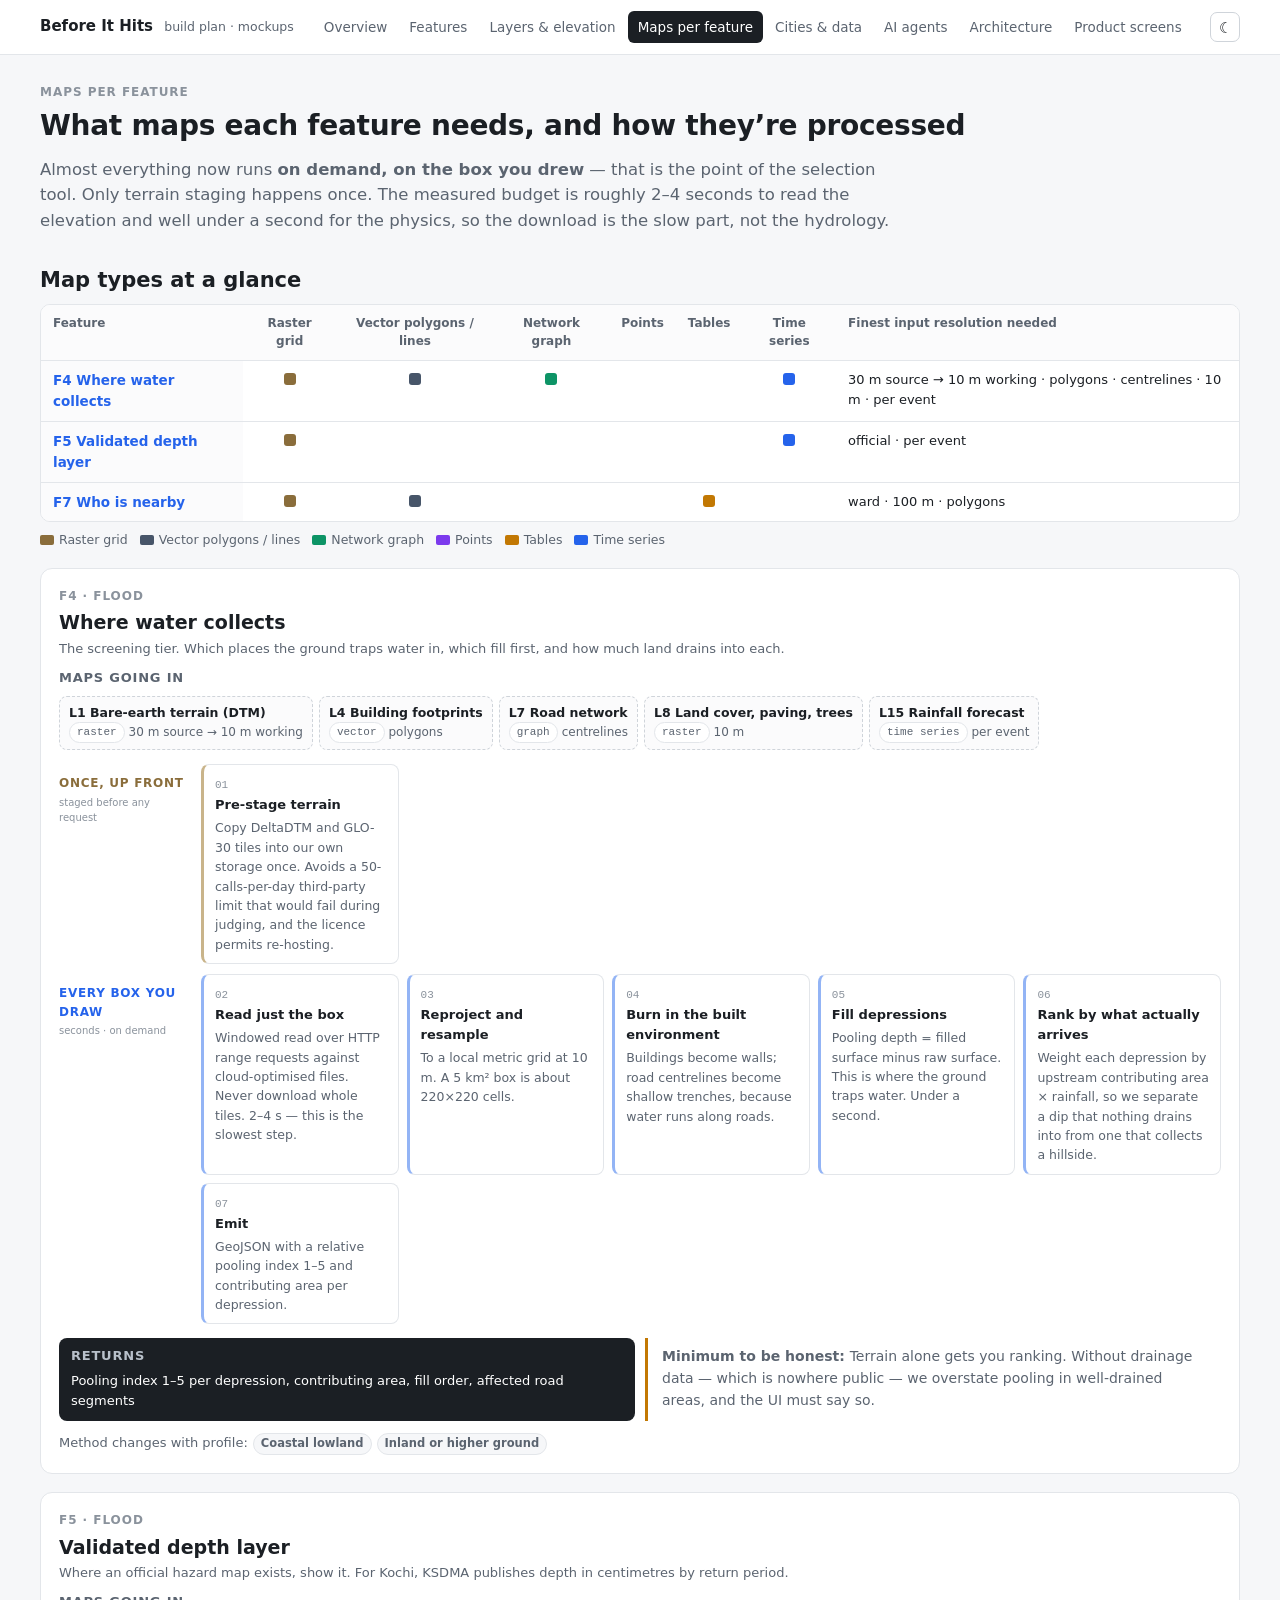
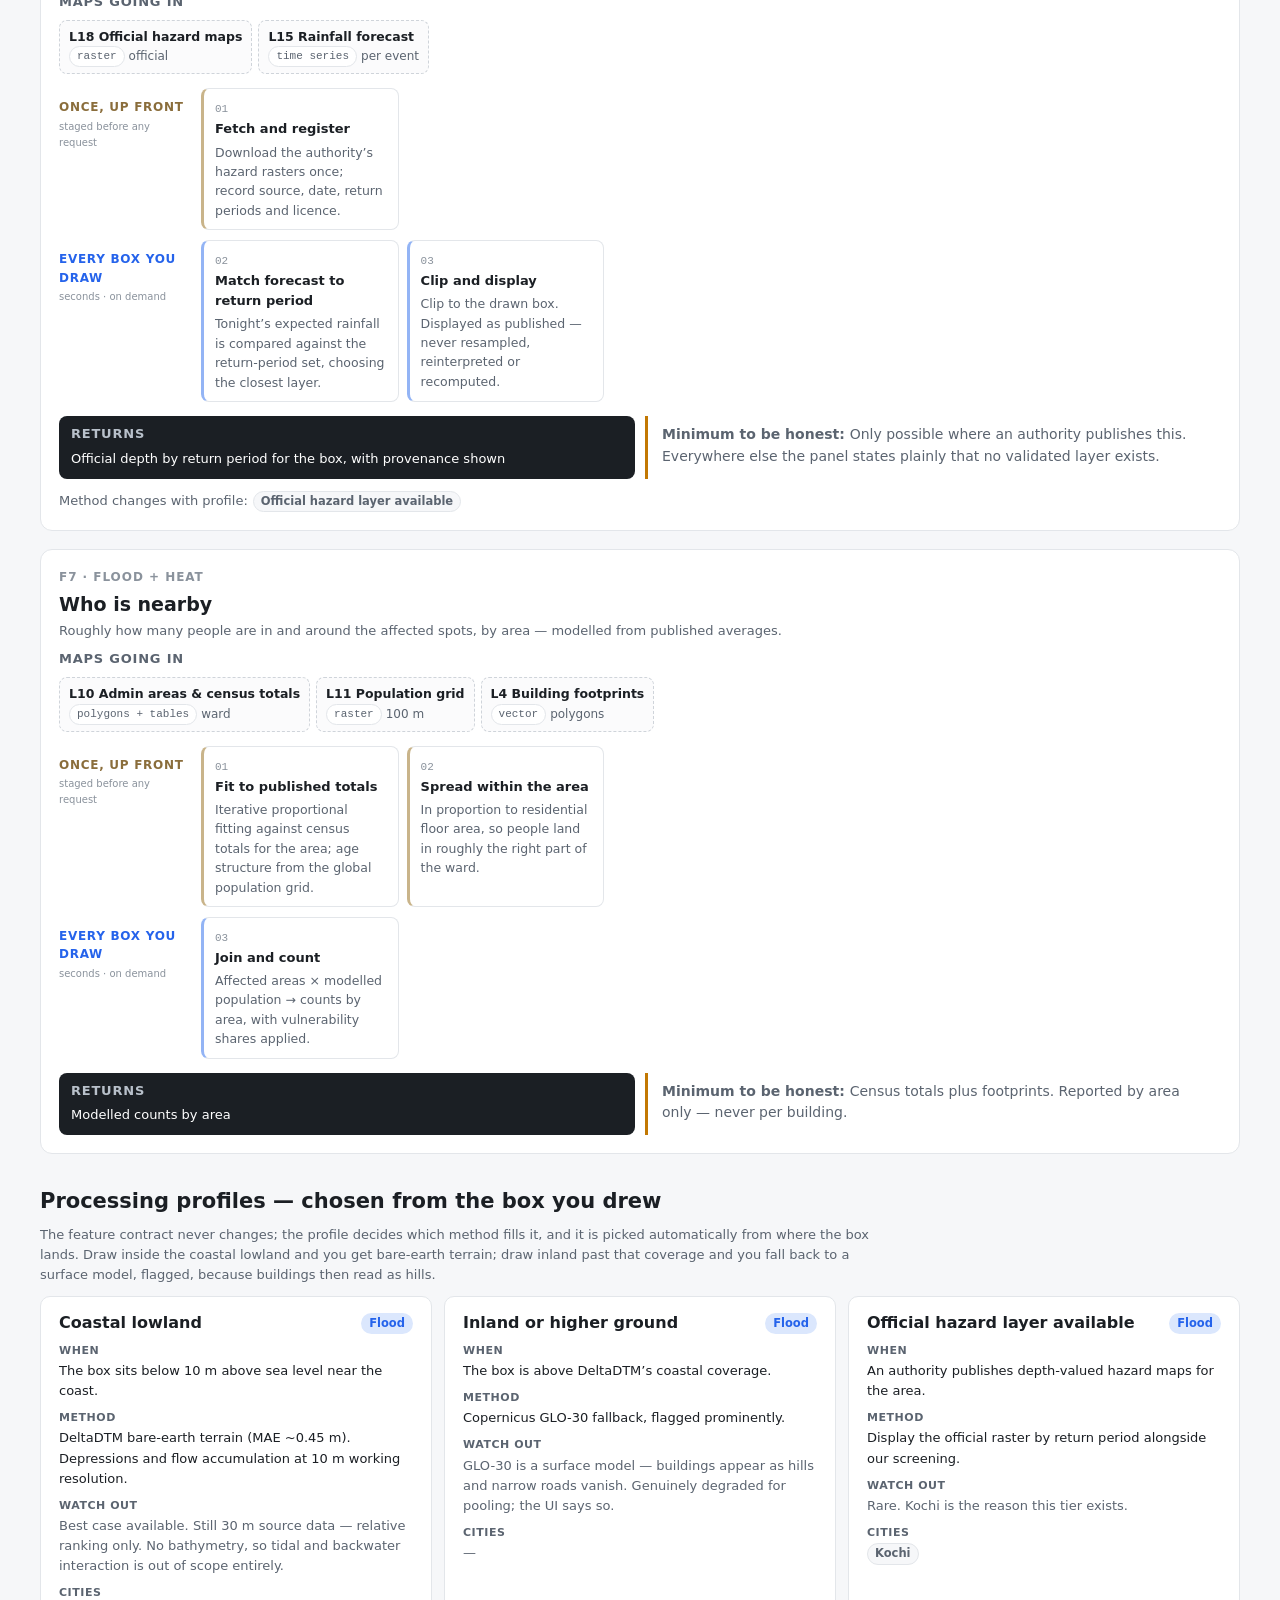
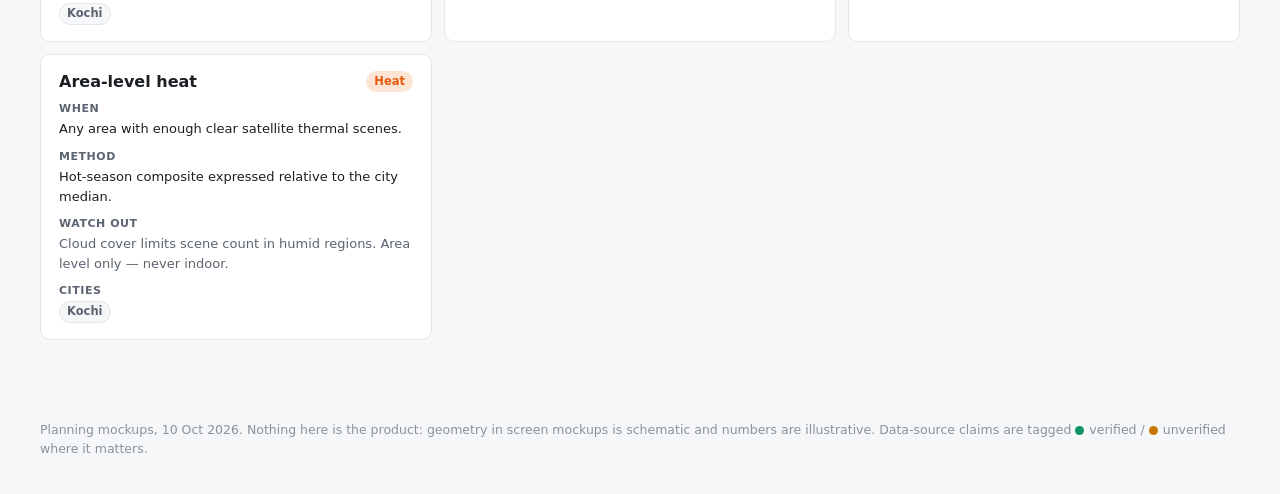
<file: plan/maps.html>
<!doctype html>
<html lang="en">
<head>
<meta charset="utf-8">
<meta name="viewport" content="width=device-width, initial-scale=1">
<title>Maps per feature — Before It Hits</title>
<script>(function(){try{var t=localStorage.getItem('biht-theme')||(matchMedia('(prefers-color-scheme: dark)').matches?'dark':'light');document.documentElement.setAttribute('data-theme',t);}catch(e){}})();</script>
<link rel="stylesheet" href="assets/style.css">
<style>
  .types td.c, .types th.c { text-align: center; }
  .tdot { display: inline-block; width: 12px; height: 12px; border-radius: 3px; }
  .pl { background: var(--card); border: 1px solid var(--line); border-radius: 12px; padding: 18px; margin-top: 18px; scroll-margin-top: 70px; }
  .pl h2 { margin: 0 0 4px; font-size: 19px; }
  .pl .ins { display: flex; flex-wrap: wrap; gap: 6px; margin: 10px 0 14px; }
  .pl .in { border: 1px dashed var(--line-strong); border-radius: 8px; padding: 6px 9px; font-size: 12.5px; background: var(--card-alt); }
  .pl .in b { display: block; font-size: 12.5px; }
  .phase { display: grid; grid-template-columns: 130px 1fr; gap: 12px; align-items: start; margin-top: 10px; }
  .phase .lab { font-size: 12px; font-weight: 700; text-transform: uppercase; letter-spacing: .06em; padding-top: 10px; }
  .phase .lab small { display: block; font-weight: 500; text-transform: none; letter-spacing: 0; color: var(--faint); margin-top: 2px; }
  .phase.once .lab { color: #8a6d3b; }
  .phase.run .lab { color: var(--water); }
  .steps { display: grid; grid-template-columns: repeat(auto-fill, minmax(190px, 1fr)); gap: 8px; }
  .steps .s { border: 1px solid var(--line); border-radius: 8px; padding: 9px 11px; font-size: 12.5px; background: var(--card); position: relative; }
  .steps .s .k { font-family: var(--mono); font-size: 11px; color: var(--faint); }
  .steps .s b { display: block; font-size: 13px; margin: 1px 0 3px; }
  .phase.once .s { border-left: 3px solid #c9b48a; }
  .phase.run .s { border-left: 3px solid #93b4f5; }
  .outrow { display: grid; grid-template-columns: 1fr 1fr; gap: 10px; margin-top: 14px; }
  @media (max-width: 800px) { .outrow, .phase { grid-template-columns: 1fr; } }
  .outrow .o { background: var(--accent-solid); color: #fff; border-radius: 8px; padding: 10px 12px; font-size: 13px; }
  .outrow .o h4 { color: #b8c0ca; }
  .profiles { display: grid; grid-template-columns: repeat(3, minmax(0, 1fr)); gap: 12px; }
  @media (max-width: 900px) { .profiles { grid-template-columns: 1fr; } }
  .prof h3 { display: flex; justify-content: space-between; align-items: center; gap: 8px; }
  .prof dl { margin: 8px 0 0; font-size: 13px; }
  .prof dt { font-size: 11px; font-weight: 700; color: var(--muted); text-transform: uppercase; letter-spacing: .05em; margin-top: 8px; }
  .prof dd { margin: 2px 0 0; }
</style>
</head>
<body>
<main class="page">
  <div class="eyebrow">Maps per feature</div>
  <h1>What maps each feature needs, and how they’re processed</h1>
  <p class="lede">Almost everything now runs <b>on demand, on the box you drew</b> — that is the point of the selection tool. Only terrain staging happens once. The measured budget is roughly 2–4 seconds to read the elevation and well under a second for the physics, so the download is the slow part, not the hydrology.</p>

  <h2>Map types at a glance</h2>
  <div class="tablewrap"><table class="t types" id="types"></table></div>
  <div class="legend" style="margin-top:8px" id="typeLegend"></div>

  <div id="pipes"></div>

  <h2 id="profiles">Processing profiles — chosen from the box you drew</h2>
  <p class="muted small" style="max-width:860px">The feature contract never changes; the profile decides which method fills it, and it is picked automatically from where the box lands. Draw inside the coastal lowland and you get bare-earth terrain; draw inland past that coverage and you fall back to a surface model, flagged, because buildings then read as hills.</p>
  <div class="profiles" id="profileCards"></div>
</main>

<script src="assets/common.js"></script>
<script src="assets/data.js"></script>
<script src="assets/data-cities.js"></script>
<script>
(function () {
  const { el, byId } = UI;
  const P = PLAN, C = window.CITIES || null;
  const L = byId(P.layers), F = byId(P.features);

  const TYPES = [
    ['raster', 'Raster grid', '#8a6d3b'],
    ['vector', 'Vector polygons / lines', '#475569'],
    ['graph', 'Network graph', '#0d9466'],
    ['points', 'Points', '#7c3aed'],
    ['table', 'Tables', '#c27803'],
    ['time series', 'Time series', '#2563eb'],
  ];
  const typeOf = (t) => {
    t = t.toLowerCase();
    if (t.includes('time series')) return 'time series';
    if (t.includes('graph')) return 'graph';
    if (t.includes('raster')) return 'raster';
    if (t.includes('table') || t.includes('attribute')) return 'table';
    if (t.includes('point')) return 'points';
    return 'vector';
  };

  const tt = document.getElementById('types');
  tt.appendChild(el('tr', null, [el('th', { text: 'Feature' }), ...TYPES.map(([, n]) => el('th', { class: 'c', text: n })), el('th', { text: 'Finest input resolution needed' })]));
  P.pipelines.forEach((p) => {
    const used = new Set(p.inputs.map((i) => typeOf(i.type)));
    tt.appendChild(el('tr', null, [
      el('td', { class: 'rowhead' }, el('a', { href: '#' + p.feature, text: p.feature + ' ' + p.title })),
      ...TYPES.map(([k, , c]) => el('td', { class: 'c' }, used.has(k) ? el('span', { class: 'tdot', style: 'background:' + c }) : null)),
      el('td', { class: 'small', text: p.inputs.map((i) => i.res).filter((r) => r && r !== '—').join(' · ') }),
    ]));
  });
  const lg = document.getElementById('typeLegend');
  TYPES.forEach(([, n, c]) => lg.appendChild(el('span', null, [el('i', { class: 'sw', style: 'background:' + c }), n])));

  const pipes = document.getElementById('pipes');
  P.pipelines.forEach((p) => {
    const f = F[p.feature];
    const box = el('section', { class: 'pl', id: p.feature }, [
      el('div', { class: 'eyebrow', text: p.feature + ' · ' + f.hazards.map((h) => P.hazards[h].name).join(' + ') }),
      el('h2', { text: p.title }),
      el('p', { class: 'small muted', text: f.short }),
      el('h4', { text: 'Maps going in' }),
      el('div', { class: 'ins' }, p.inputs.map((i) => el('a', { class: 'in', href: 'layers.html#' + i.layer, style: 'color:inherit;text-decoration:none' }, [
        el('b', { text: i.layer + ' ' + L[i.layer].name }),
        el('span', { class: 'badge type', text: i.type }), ' ', el('span', { class: 'tiny muted', text: i.res }),
      ]))),
      el('div', { class: 'phase once' }, [
        el('div', { class: 'lab', html: 'Once, up front<small>staged before any request</small>' }),
        el('div', { class: 'steps' }, p.once.map((s, i) => el('div', { class: 's' }, [el('span', { class: 'k', text: String(i + 1).padStart(2, '0') }), el('b', { text: s.name }), el('span', { class: 'muted', text: s.detail })]))),
      ]),
      el('div', { class: 'phase run' }, [
        el('div', { class: 'lab', html: 'Every box you draw<small>seconds · on demand</small>' }),
        el('div', { class: 'steps' }, p.run.map((s, i) => el('div', { class: 's' }, [el('span', { class: 'k', text: String(p.once.length + i + 1).padStart(2, '0') }), el('b', { text: s.name }), el('span', { class: 'muted', text: s.detail })]))),
      ]),
      el('div', { class: 'outrow' }, [
        el('div', { class: 'o' }, [el('h4', { text: 'Returns' }), el('div', { text: p.outputs })]),
        el('div', { class: 'note warn' }, [el('b', { text: 'Minimum to be honest: ' }), p.minimum]),
      ]),
      p.profiles.length ? el('div', { class: 'chips', style: 'margin-top:12px' }, [el('span', { class: 'small muted', text: 'Method changes with profile: ' }),
        ...p.profiles.map((id) => el('a', { class: 'badge', href: '#profiles', text: P.profiles.find((x) => x.id === id).name }))]) : null,
    ]);
    pipes.appendChild(box);
  });

  const pc = document.getElementById('profileCards');
  P.profiles.forEach((pr) => {
    const cities = C ? C.cities.filter((c) => (c.profiles || []).includes(pr.id) || (c.profilesMaybe || []).includes(pr.id)) : [];
    pc.appendChild(el('div', { class: 'card prof' }, [
      el('h3', null, [pr.name, el('span', { class: 'badge ' + P.hazards[pr.hazard].cls, text: P.hazards[pr.hazard].name })]),
      el('dl', null, [
        el('dt', { text: 'When' }), el('dd', { text: pr.when }),
        el('dt', { text: 'Method' }), el('dd', { text: pr.method }),
        el('dt', { text: 'Watch out' }), el('dd', { class: 'muted', text: pr.risk }),
        el('dt', { text: 'Cities' }), el('dd', null, cities.length ? el('div', { class: 'chips' }, cities.map((c) => el('a', { class: 'badge', href: 'cities.html#' + c.id,
          text: c.name + ((c.profilesMaybe || []).includes(pr.id) ? ' (if access granted)' : '') }))) : el('span', { class: 'muted', text: '—' })),
      ]),
    ]));
  });
})();
</script>
</body>
</html>
</file>
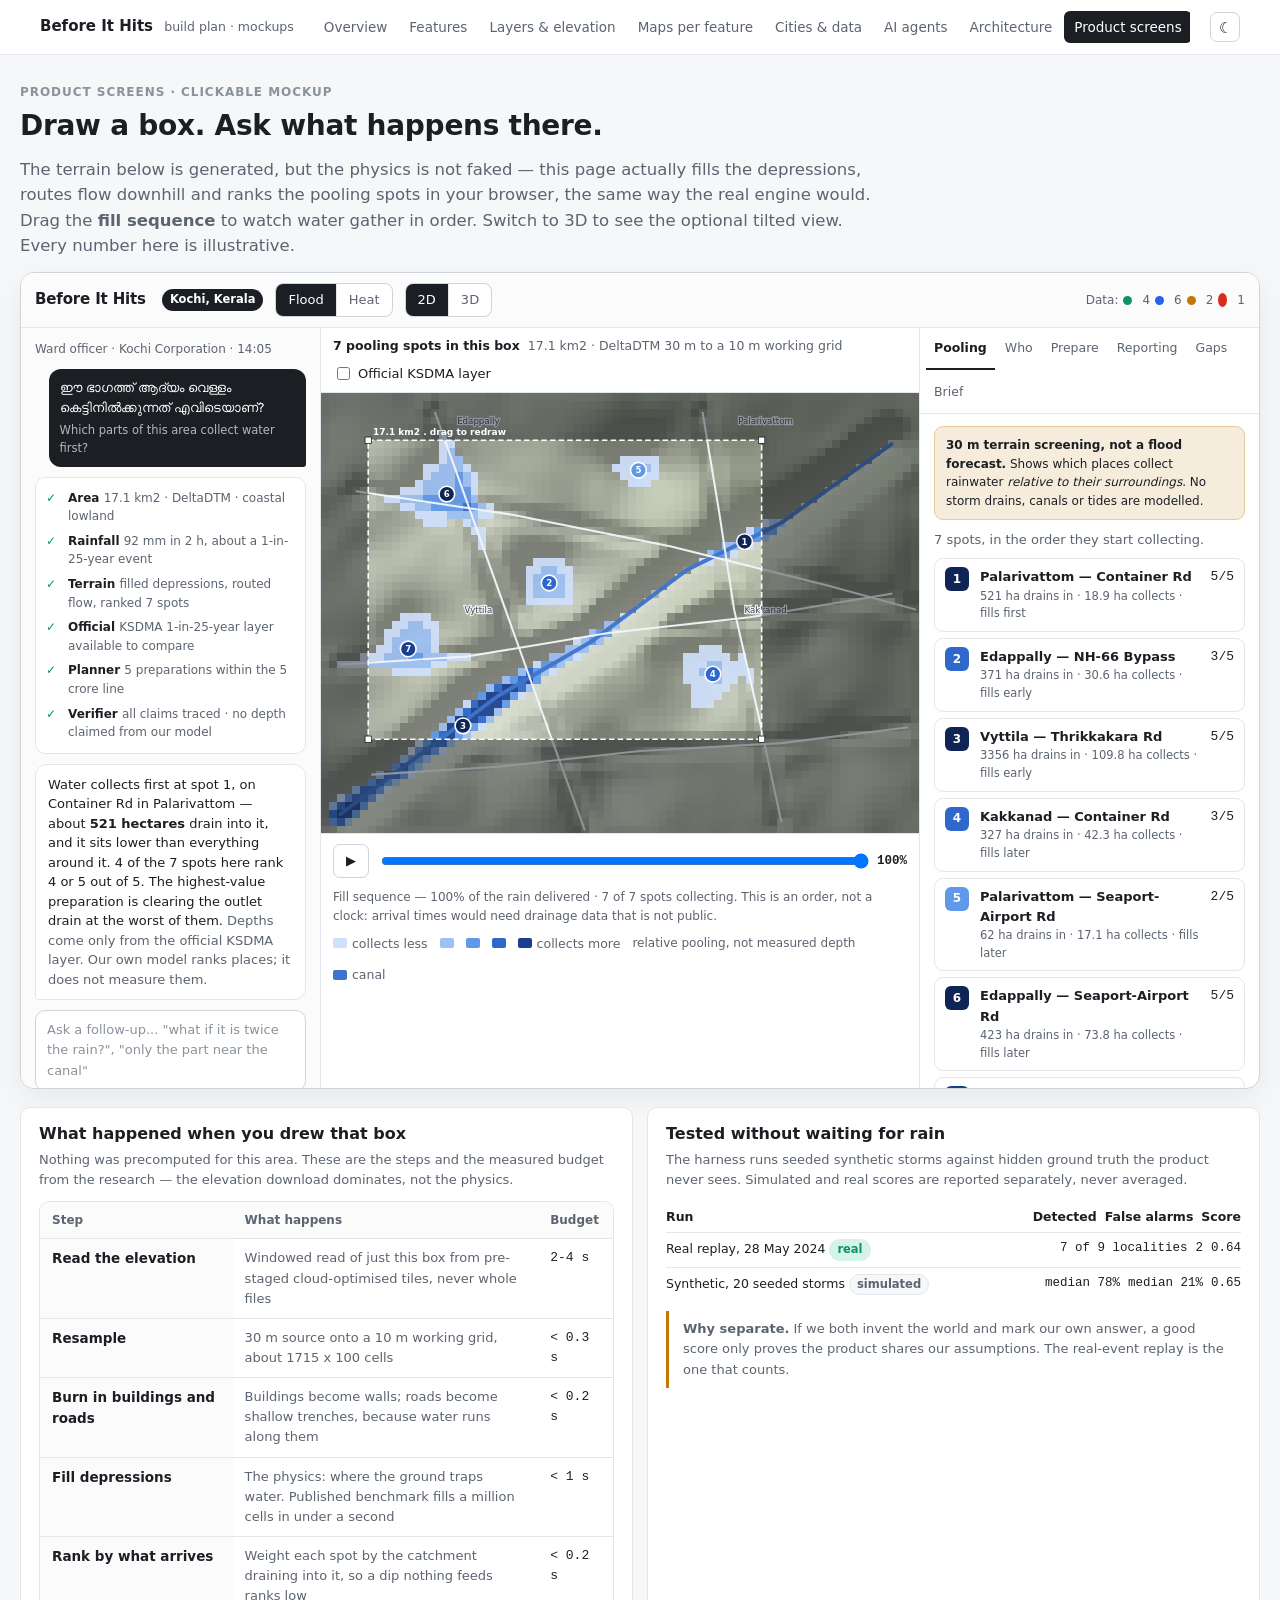
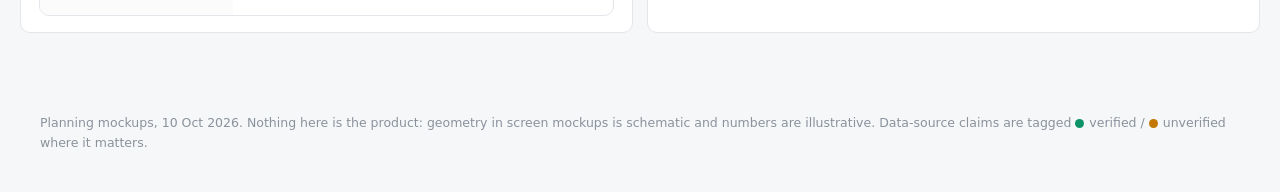
<file: plan/screens.html>
<!doctype html>
<html lang="en">
<head>
<meta charset="utf-8">
<meta name="viewport" content="width=device-width, initial-scale=1">
<title>Product screens — Before It Hits</title>
<script>(function(){try{var t=localStorage.getItem('biht-theme')||(matchMedia('(prefers-color-scheme: dark)').matches?'dark':'light');document.documentElement.setAttribute('data-theme',t);}catch(e){}})();</script>
<link rel="stylesheet" href="assets/style.css">
<style>
  .app { background: var(--card); border: 1px solid var(--line-strong); border-radius: 14px; overflow: hidden; box-shadow: 0 10px 30px rgba(15, 20, 25, .06); }
  .chrome { display: flex; align-items: center; gap: 12px; flex-wrap: wrap; padding: 10px 14px; border-bottom: 1px solid var(--line); background: var(--card-alt); }
  .chrome .logo { font-weight: 800; letter-spacing: -.01em; margin-right: 4px; }
  .chrome .spacer { flex: 1; }
  .conf { display: flex; gap: 5px; align-items: center; font-size: 12px; color: var(--muted); }
  .body3 { display: grid; grid-template-columns: 300px minmax(0, 1fr) 340px; min-height: 650px; }
  @media (max-width: 1200px) { .body3 { grid-template-columns: 1fr; } }
  .left, .right { padding: 12px 14px; font-size: 13px; overflow: auto; max-height: 760px; }
  .left { border-right: 1px solid var(--line); background: var(--card-alt); display: flex; flex-direction: column; gap: 10px; }
  .right { border-left: 1px solid var(--line); }
  .bubble { background: var(--accent-solid); color: #fff; border-radius: 12px 12px 3px 12px; padding: 9px 11px; align-self: flex-end; max-width: 95%; }
  .bubble .tr { display: block; opacity: .68; font-size: 11.5px; margin-top: 4px; }
  .steps-mini { background: var(--card); border: 1px solid var(--line); border-radius: 10px; padding: 8px 10px; }
  .steps-mini div { display: grid; grid-template-columns: 16px 1fr; gap: 6px; padding: 3px 0; font-size: 12px; }
  .steps-mini div span:first-child { color: var(--act); font-weight: 700; }
  .answer { background: var(--card); border: 1px solid var(--line); border-radius: 12px 12px 12px 3px; padding: 10px 12px; line-height: 1.5; }
  .inputbox { margin-top: auto; border: 1px solid var(--line-strong); border-radius: 10px; padding: 9px 11px; color: var(--faint); background: var(--card); }
  .mapcol { position: relative; display: flex; flex-direction: column; }
  .mapcol svg { width: 100%; height: auto; display: block; background: #eef1f5; }
  .maphead { display: flex; gap: 8px; align-items: center; padding: 8px 12px; border-bottom: 1px solid var(--line); flex-wrap: wrap; font-size: 12.5px; }
  .seqbar { display: grid; grid-template-columns: auto 1fr auto; gap: 10px; align-items: center; padding: 10px 12px; border-top: 1px solid var(--line); }
  .seqbar input { width: 100%; }
  .seqlab { font-size: 12px; color: var(--muted); padding: 0 12px 8px; }
  .maplegend { padding: 0 12px 10px; }
  .tabs { display: flex; gap: 2px; border-bottom: 1px solid var(--line); margin: -12px -14px 12px; padding: 0 6px; position: sticky; top: -12px; background: var(--card); z-index: 2; flex-wrap: wrap; }
  .tabs button { border: 0; background: none; padding: 10px 8px; font: inherit; font-size: 12.5px; color: var(--muted); cursor: pointer; border-bottom: 2px solid transparent; }
  .tabs button.on { color: var(--ink); border-bottom-color: var(--ink); font-weight: 600; }
  .kpis { display: grid; grid-template-columns: 1fr 1fr; gap: 8px; }
  .kpi { border: 1px solid var(--line); border-radius: 9px; padding: 8px 10px; }
  .kpi .v { font-size: 21px; font-weight: 750; line-height: 1.1; }
  .kpi .l { font-size: 11.5px; color: var(--muted); }
  .spot { border: 1px solid var(--line); border-radius: 9px; padding: 8px 10px; margin-bottom: 6px; display: grid; grid-template-columns: 26px 1fr auto; gap: 9px; align-items: start; cursor: pointer; }
  .spot:hover { border-color: var(--ink); }
  .spot.sel { border-color: var(--water); background: var(--water-soft); }
  .spot .rank { width: 24px; height: 24px; border-radius: 6px; display: grid; place-items: center; font-weight: 800; font-size: 12px; color: #fff; }
  .spot b { font-size: 13px; }
  .spot .meta { font-size: 11.5px; color: var(--muted); }
  .hbar { display: grid; grid-template-columns: 96px 1fr 44px; gap: 8px; align-items: center; font-size: 12px; margin: 4px 0; }
  .hbar .tr { background: var(--bg); height: 10px; border-radius: 3px; overflow: hidden; }
  .hbar .fl { height: 100%; border-radius: 3px; }
  .prep { border: 1px solid var(--line); border-radius: 9px; padding: 8px 10px; margin-bottom: 6px; display: grid; grid-template-columns: 22px 1fr auto; gap: 8px; align-items: start; }
  .prep .n { font-family: var(--mono); font-size: 11px; color: var(--faint); padding-top: 2px; }
  .prep b { font-size: 13px; }
  .prep .meta { font-size: 11.5px; color: var(--muted); }
  .prep .c { font-size: 12px; font-weight: 700; color: var(--act); white-space: nowrap; }
  .prep.bad { background: color-mix(in srgb, var(--gap) 12%, var(--card)); border-color: color-mix(in srgb, var(--gap) 40%, var(--card)); }
  .budget { height: 10px; background: var(--bg); border-radius: 5px; overflow: hidden; margin: 6px 0 2px; }
  .budget div { height: 100%; background: var(--act); }
  .story { border: 1px solid var(--line); border-radius: 9px; padding: 9px 11px; margin-bottom: 7px; font-size: 12.5px; }
  .story .src { color: var(--muted); font-size: 11.5px; margin-top: 4px; }
  .story.rejected { opacity: .65; border-style: dashed; }
  .grounded { border: 1px solid var(--ai); background: var(--ai-soft); border-radius: 9px; padding: 9px 11px; font-size: 12.5px; }
  .gap { display: grid; grid-template-columns: 16px 1fr; gap: 8px; padding: 7px 0; border-bottom: 1px solid var(--line); }
  .gap:last-child { border-bottom: 0; }
  .gap b { font-size: 12.5px; }
  .gap .s { font-size: 12px; color: var(--muted); }
  .msg { border: 1px solid var(--line); border-radius: 10px; padding: 10px 12px; margin: 8px 0; }
  .msg .head { display: flex; justify-content: space-between; font-size: 11.5px; color: var(--muted); margin-bottom: 4px; }
  .msg .local { font-size: 14px; line-height: 1.55; }
  .msg .en { font-size: 12px; color: var(--muted); margin-top: 6px; }
  .caveat { background: color-mix(in srgb, var(--weak) 14%, var(--card)); border: 1px solid color-mix(in srgb, var(--weak) 40%, var(--card)); border-radius: 9px; padding: 9px 11px; font-size: 12px; margin-bottom: 10px; }
  .extra { display: grid; grid-template-columns: 1fr 1fr; gap: 14px; margin-top: 18px; }
  @media (max-width: 1000px) { .extra { grid-template-columns: 1fr; } }
  .scorerow { display: grid; grid-template-columns: 1fr auto auto auto; gap: 8px; font-size: 12.5px; padding: 6px 0; border-bottom: 1px solid var(--line); }
  .scorerow:last-child { border-bottom: 0; }
  .scorerow .mono { font-family: var(--mono); }
</style>
</head>
<body>
<main class="page wide">
  <div class="eyebrow">Product screens · clickable mockup</div>
  <h1>Draw a box. Ask what happens there.</h1>
  <p class="lede">
    The terrain below is generated, but the physics is not faked — this page actually fills the depressions, routes flow downhill
    and ranks the pooling spots in your browser, the same way the real engine would. Drag the <b>fill sequence</b> to watch water
    gather in order. Switch to 3D to see the optional tilted view. Every number here is illustrative.
  </p>

  <div class="app" id="app">
    <div class="chrome" id="chrome"></div>
    <div class="body3">
      <div class="left" id="left"></div>
      <div class="mapcol">
        <div class="maphead" id="maphead"></div>
        <svg id="map" viewBox="0 0 760 560"></svg>
        <div class="seqbar">
          <button class="btn" id="playBtn">▶</button>
          <input type="range" id="seq" min="0" max="100" value="100">
          <b id="seqVal" class="mono"></b>
        </div>
        <div class="seqlab" id="seqLab"></div>
        <div class="maplegend legend" id="legend"></div>
      </div>
      <div class="right" id="right"></div>
    </div>
  </div>

  <div class="extra">
    <div class="card">
      <h3>What happened when you drew that box</h3>
      <p class="small muted">Nothing was precomputed for this area. These are the steps and the measured budget from the research — the elevation download dominates, not the physics.</p>
      <div class="tablewrap"><table class="t" id="ondemand"></table></div>
    </div>
    <div class="card">
      <h3>Tested without waiting for rain</h3>
      <p class="small muted">The harness runs seeded synthetic storms against hidden ground truth the product never sees. Simulated and real scores are reported separately, never averaged.</p>
      <div id="scores"></div>
      <div class="note warn small" style="margin-top:10px"><b>Why separate.</b> If we both invent the world and mark our own answer, a good score only proves the product shares our assumptions. The real-event replay is the one that counts.</div>
    </div>
  </div>
</main>

<script src="assets/common.js"></script>
<script src="assets/data.js"></script>
<script src="assets/data-cities.js"></script>
<script src="assets/screens.js"></script>
</body>
</html>
</file>
<file: plan/assets/style.css>
:root {
  --ink: #1b1f24;
  --muted: #5b6470;
  --faint: #8a929c;
  --line: #e3e6ea;
  --line-strong: #cfd4da;
  --bg: #f6f7f9;
  --card: #ffffff;
  --card-alt: #fbfbfc;
  --accent-solid: #1b1f24; /* always-dark surface for pills/active states; doesn't flip with theme */
  --water: #2563eb;
  --water-soft: #dbe7fd;
  --heat: #e8590c;
  --heat-soft: #fde5d6;
  --people: #7c3aed;
  --people-soft: #ece4fd;
  --act: #0d9466;
  --act-soft: #d5f3e8;
  --ai: #0e7490;
  --ai-soft: #d6f0f5;
  --good: #0d9466;
  --ok: #2563eb;
  --weak: #c27803;
  --gap: #d92d20;
  --radius: 10px;
  --mono: ui-monospace, "Cascadia Code", "SFMono-Regular", Consolas, monospace;
  color-scheme: light;
}

html[data-theme="dark"] {
  --ink: #e7eaed;
  --muted: #9aa4ad;
  --faint: #6c7680;
  --line: #2a2f37;
  --line-strong: #3a4149;
  --bg: #0f1216;
  --card: #171b20;
  --card-alt: #1d232a;
  --water: #6ea8fe;
  --water-soft: #16283f;
  --heat: #ff9466;
  --heat-soft: #3a2015;
  --people: #b9a0fa;
  --people-soft: #261c3d;
  --act: #3ddc97;
  --act-soft: #123528;
  --ai: #4dd8ef;
  --ai-soft: #123339;
  --good: #3ddc97;
  --ok: #6ea8fe;
  --weak: #f2b84b;
  --gap: #ff6b6b;
  color-scheme: dark;
}

* { box-sizing: border-box; }

html, body {
  margin: 0;
  background: var(--bg);
  color: var(--ink);
  font: 15px/1.55 system-ui, -apple-system, "Segoe UI", Roboto, sans-serif;
}

/* Diagrams and schematic maps (resolution ladder, elevation chart, architecture
   diagram, product-screen map canvas) are drawn with colors tuned for a light
   canvas and are left explicitly light in both themes, like a light-themed
   figure embedded in a dark page — only UI chrome (nav, cards, tables, text)
   switches with the theme. */

a { color: var(--water); text-decoration: none; }
a:hover { text-decoration: underline; }

h1, h2, h3, h4 { line-height: 1.25; margin: 0 0 .5em; }
h1 { font-size: 28px; letter-spacing: -.01em; }
h2 { font-size: 21px; margin-top: 1.6em; }
h3 { font-size: 16px; }
h4 { font-size: 13px; text-transform: uppercase; letter-spacing: .06em; color: var(--muted); }
p { margin: 0 0 .8em; }
code, .mono { font-family: var(--mono); font-size: 12.5px; }

/* ---------- top bar ---------- */
.topbar {
  position: sticky; top: 0; z-index: 50;
  background: var(--card); border-bottom: 1px solid var(--line);
}
.topbar-inner {
  max-width: 1240px; margin: 0 auto; padding: 0 20px;
  display: flex; align-items: center; gap: 20px; height: 54px;
}
.brand { font-weight: 700; white-space: nowrap; color: var(--ink); }
.brand small { font-weight: 500; color: var(--muted); margin-left: 6px; }
.nav { display: flex; gap: 2px; overflow-x: auto; }
.nav a {
  padding: 6px 10px; border-radius: 6px; color: var(--muted);
  font-size: 13.5px; white-space: nowrap;
}
.nav a:hover { background: var(--bg); text-decoration: none; color: var(--ink); }
.nav a.on { background: var(--accent-solid); color: #fff; }

.theme-toggle {
  margin-left: auto; flex-shrink: 0; width: 30px; height: 30px; display: inline-flex;
  align-items: center; justify-content: center; border-radius: 7px; border: 1px solid var(--line-strong);
  background: var(--card); color: var(--ink); cursor: pointer; font-size: 15px; line-height: 1;
}
.theme-toggle:hover { border-color: var(--ink); }

/* ---------- layout ---------- */
.page { max-width: 1240px; margin: 0 auto; padding: 28px 20px 80px; }
.page.wide { max-width: 1480px; }
.lede { font-size: 16.5px; color: var(--muted); max-width: 860px; }
.eyebrow { font-size: 12px; font-weight: 600; text-transform: uppercase; letter-spacing: .08em; color: var(--faint); margin-bottom: 6px; }

.grid { display: grid; gap: 14px; }
.g2 { grid-template-columns: repeat(2, minmax(0, 1fr)); }
.g3 { grid-template-columns: repeat(3, minmax(0, 1fr)); }
.g4 { grid-template-columns: repeat(4, minmax(0, 1fr)); }
.g5 { grid-template-columns: repeat(5, minmax(0, 1fr)); }
@media (max-width: 980px) { .g3, .g4, .g5 { grid-template-columns: repeat(2, minmax(0, 1fr)); } }
@media (max-width: 640px) { .g2, .g3, .g4, .g5 { grid-template-columns: 1fr; } }

.card {
  background: var(--card); border: 1px solid var(--line);
  border-radius: var(--radius); padding: 16px 18px;
}
.card.tight { padding: 12px 14px; }
.card h3 { margin-bottom: 6px; }
.card .sub { color: var(--muted); font-size: 13.5px; }
.card.link { display: block; color: inherit; transition: border-color .15s, transform .15s; }
.card.link:hover { border-color: var(--ink); text-decoration: none; transform: translateY(-1px); }

.section { margin-top: 34px; }
.note {
  border-left: 3px solid var(--line-strong); padding: 8px 14px;
  color: var(--muted); background: var(--card); border-radius: 0 8px 8px 0; font-size: 14px;
}
.note.warn { border-left-color: var(--weak); }
.note.stop { border-left-color: var(--gap); }
.note.go { border-left-color: var(--good); }
.muted { color: var(--muted); }
.small { font-size: 13px; }
.tiny { font-size: 12px; }

/* ---------- badges ---------- */
.badge {
  display: inline-flex; align-items: center; gap: 4px;
  font-size: 11.5px; font-weight: 600; line-height: 1;
  padding: 4px 7px; border-radius: 999px;
  background: var(--bg); color: var(--muted); border: 1px solid var(--line);
  white-space: nowrap; vertical-align: middle;
}
.badge.water { background: var(--water-soft); color: var(--water); border-color: transparent; }
.badge.heat { background: var(--heat-soft); color: var(--heat); border-color: transparent; }
.badge.people { background: var(--people-soft); color: var(--people); border-color: transparent; }
.badge.act { background: var(--act-soft); color: var(--act); border-color: transparent; }
.badge.ai { background: var(--ai-soft); color: var(--ai); border-color: transparent; }
.badge.core { background: var(--accent-solid); color: #fff; border-color: transparent; }
.badge.next { background: var(--card); color: var(--muted); }
.badge.type { font-family: var(--mono); font-weight: 500; font-size: 11px; background: var(--card); }

.q { display: inline-block; width: 9px; height: 9px; border-radius: 50%; vertical-align: middle; margin-right: 5px; }
.q.good { background: var(--good); }
.q.ok { background: var(--ok); }
.q.weak { background: var(--weak); }
.q.gap { background: var(--gap); }
.q.na { background: var(--line-strong); }

/* ---------- tables ---------- */
.tablewrap { overflow-x: auto; border: 1px solid var(--line); border-radius: var(--radius); background: var(--card); }
table.t { border-collapse: collapse; width: 100%; font-size: 13.5px; }
table.t th, table.t td { text-align: left; vertical-align: top; padding: 9px 12px; border-bottom: 1px solid var(--line); }
table.t th { background: var(--card-alt); font-size: 12px; color: var(--muted); font-weight: 600; position: sticky; top: 0; }
table.t tr:last-child td { border-bottom: 0; }
table.t td.rowhead { font-weight: 600; background: var(--card-alt); min-width: 170px; }
table.t td .src { display: block; }
table.t td .proc { display: block; color: var(--muted); font-size: 12.5px; margin-top: 3px; }

/* ---------- tabs / toggles ---------- */
.seg { display: inline-flex; border: 1px solid var(--line-strong); border-radius: 8px; overflow: hidden; background: var(--card); }
.seg button {
  border: 0; background: transparent; padding: 6px 12px; font: inherit; font-size: 13px;
  color: var(--muted); cursor: pointer; border-right: 1px solid var(--line);
}
.seg button:last-child { border-right: 0; }
.seg button.on { background: var(--accent-solid); color: #fff; }
.seg button:hover:not(.on) { background: var(--bg); }

button.btn {
  font: inherit; font-size: 13px; padding: 6px 12px; border-radius: 7px; cursor: pointer;
  border: 1px solid var(--line-strong); background: var(--card); color: var(--ink);
}
button.btn:hover { border-color: var(--ink); }
button.btn.primary { background: var(--accent-solid); color: #fff; border-color: var(--accent-solid); }

/* ---------- pipeline ---------- */
.pipe { display: flex; align-items: stretch; gap: 0; overflow-x: auto; padding-bottom: 4px; }
.pipe .step {
  flex: 1 0 170px; background: var(--card); border: 1px solid var(--line); border-radius: 9px;
  padding: 10px 12px; font-size: 13px; position: relative;
}
.pipe .step h5 { margin: 0 0 4px; font-size: 12.5px; }
.pipe .step .tiny { color: var(--muted); }
.pipe .arrow { flex: 0 0 22px; display: flex; align-items: center; justify-content: center; color: var(--faint); }
.pipe .step.in { border-style: dashed; }
.pipe .step.out { border-color: var(--ink); }

/* ---------- details ---------- */
details.x { background: var(--card); border: 1px solid var(--line); border-radius: var(--radius); margin-bottom: 10px; scroll-margin-top: 70px; }
.lcard, .pl, .ccard, .acard { scroll-margin-top: 70px; }
details.x > summary { cursor: pointer; padding: 12px 16px; list-style: none; display: flex; align-items: center; gap: 10px; }
details.x > summary::-webkit-details-marker { display: none; }
details.x > summary::before { content: "▸"; color: var(--faint); transition: transform .15s; }
details.x[open] > summary::before { transform: rotate(90deg); }
details.x > .body { padding: 0 16px 16px 36px; }

/* ---------- misc ---------- */
.kv { display: grid; grid-template-columns: 130px 1fr; gap: 4px 12px; font-size: 13.5px; }
.kv dt { color: var(--muted); }
.kv dd { margin: 0; }
.chips { display: flex; flex-wrap: wrap; gap: 5px; }
.chips > * { flex-shrink: 0; }
.divider { height: 1px; background: var(--line); margin: 18px 0; }
.legend { display: flex; flex-wrap: wrap; gap: 12px; font-size: 12.5px; color: var(--muted); }
.legend span { display: inline-flex; align-items: center; gap: 5px; }
.sw { width: 14px; height: 10px; border-radius: 2px; display: inline-block; }
.footer { max-width: 1240px; margin: 0 auto; padding: 0 20px 40px; color: var(--faint); font-size: 12.5px; }

.tip {
  position: fixed; pointer-events: none; z-index: 100; max-width: 300px;
  background: var(--accent-solid); color: #fff; font-size: 12.5px; line-height: 1.45;
  padding: 8px 10px; border-radius: 7px; opacity: 0; transition: opacity .1s;
}
.tip.show { opacity: 1; }
.tip b { color: #fff; }

svg text { font-family: system-ui, -apple-system, "Segoe UI", Roboto, sans-serif; }
</file>
